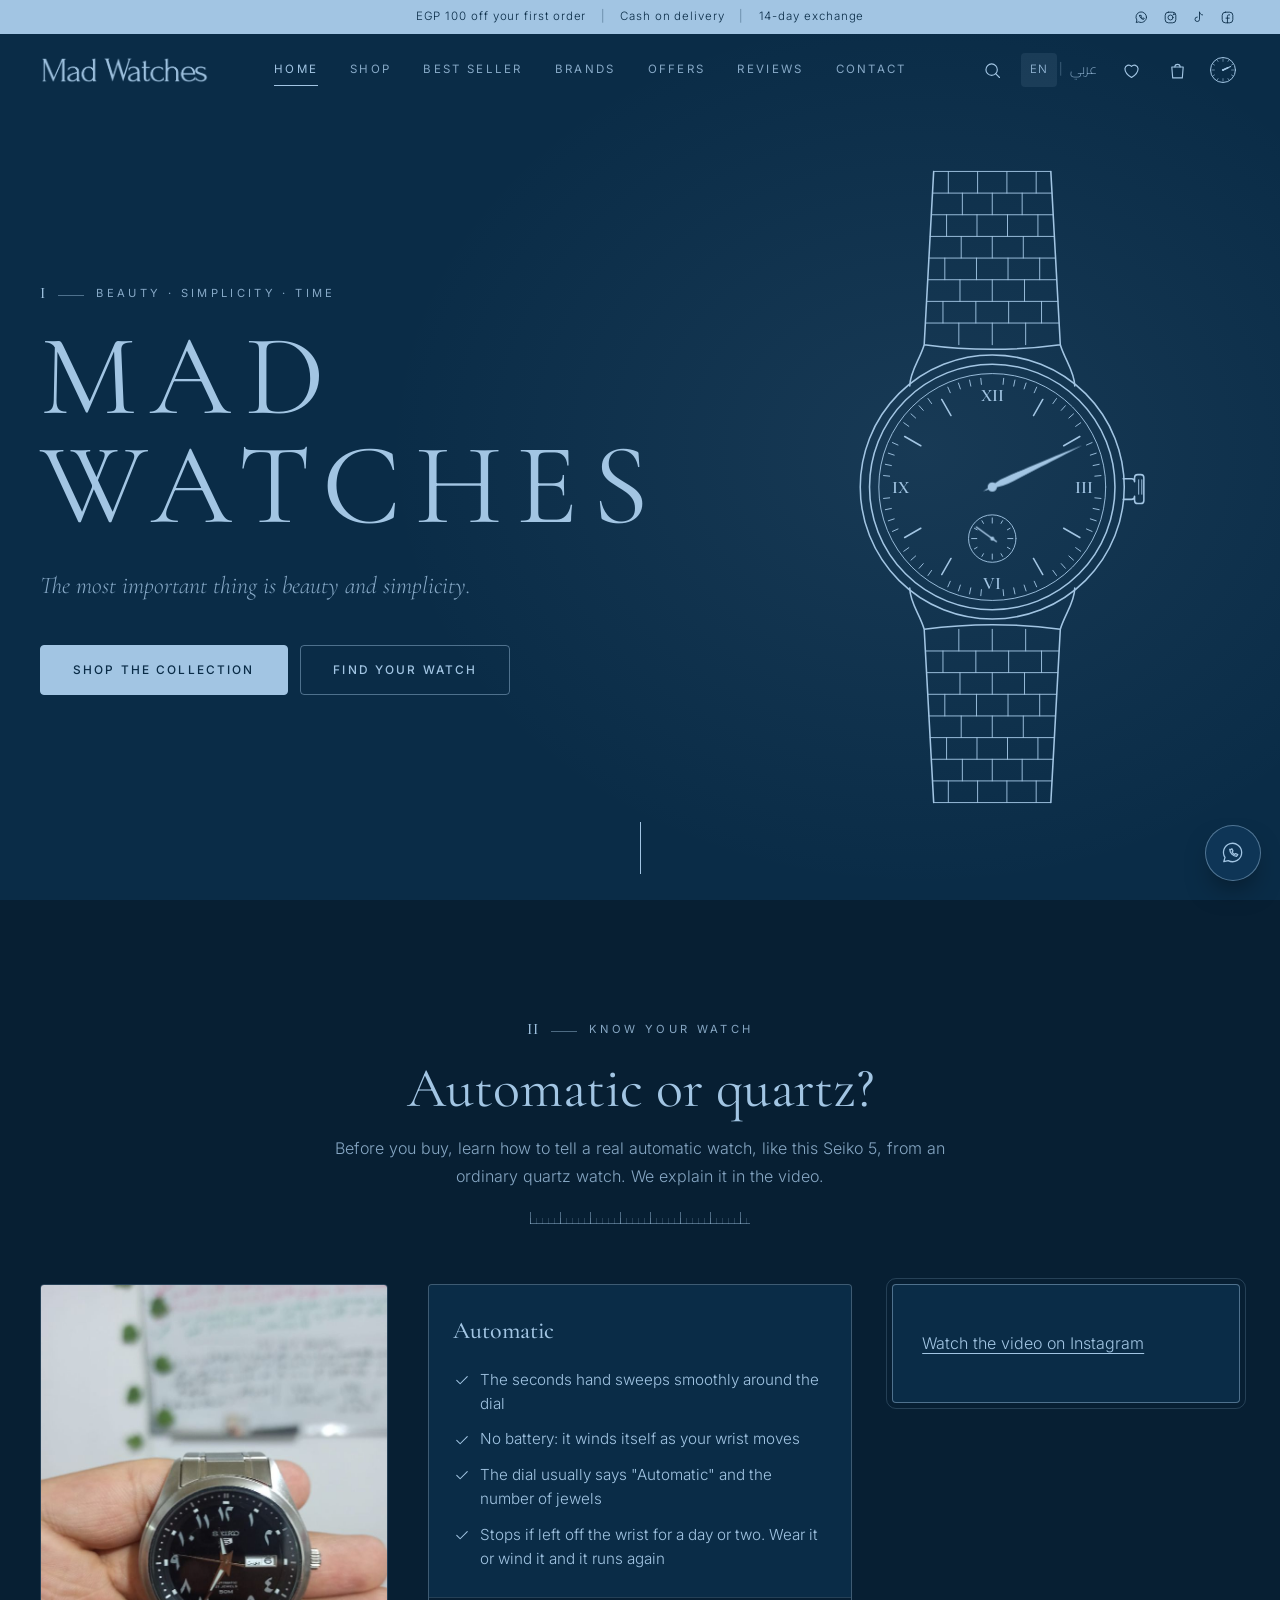
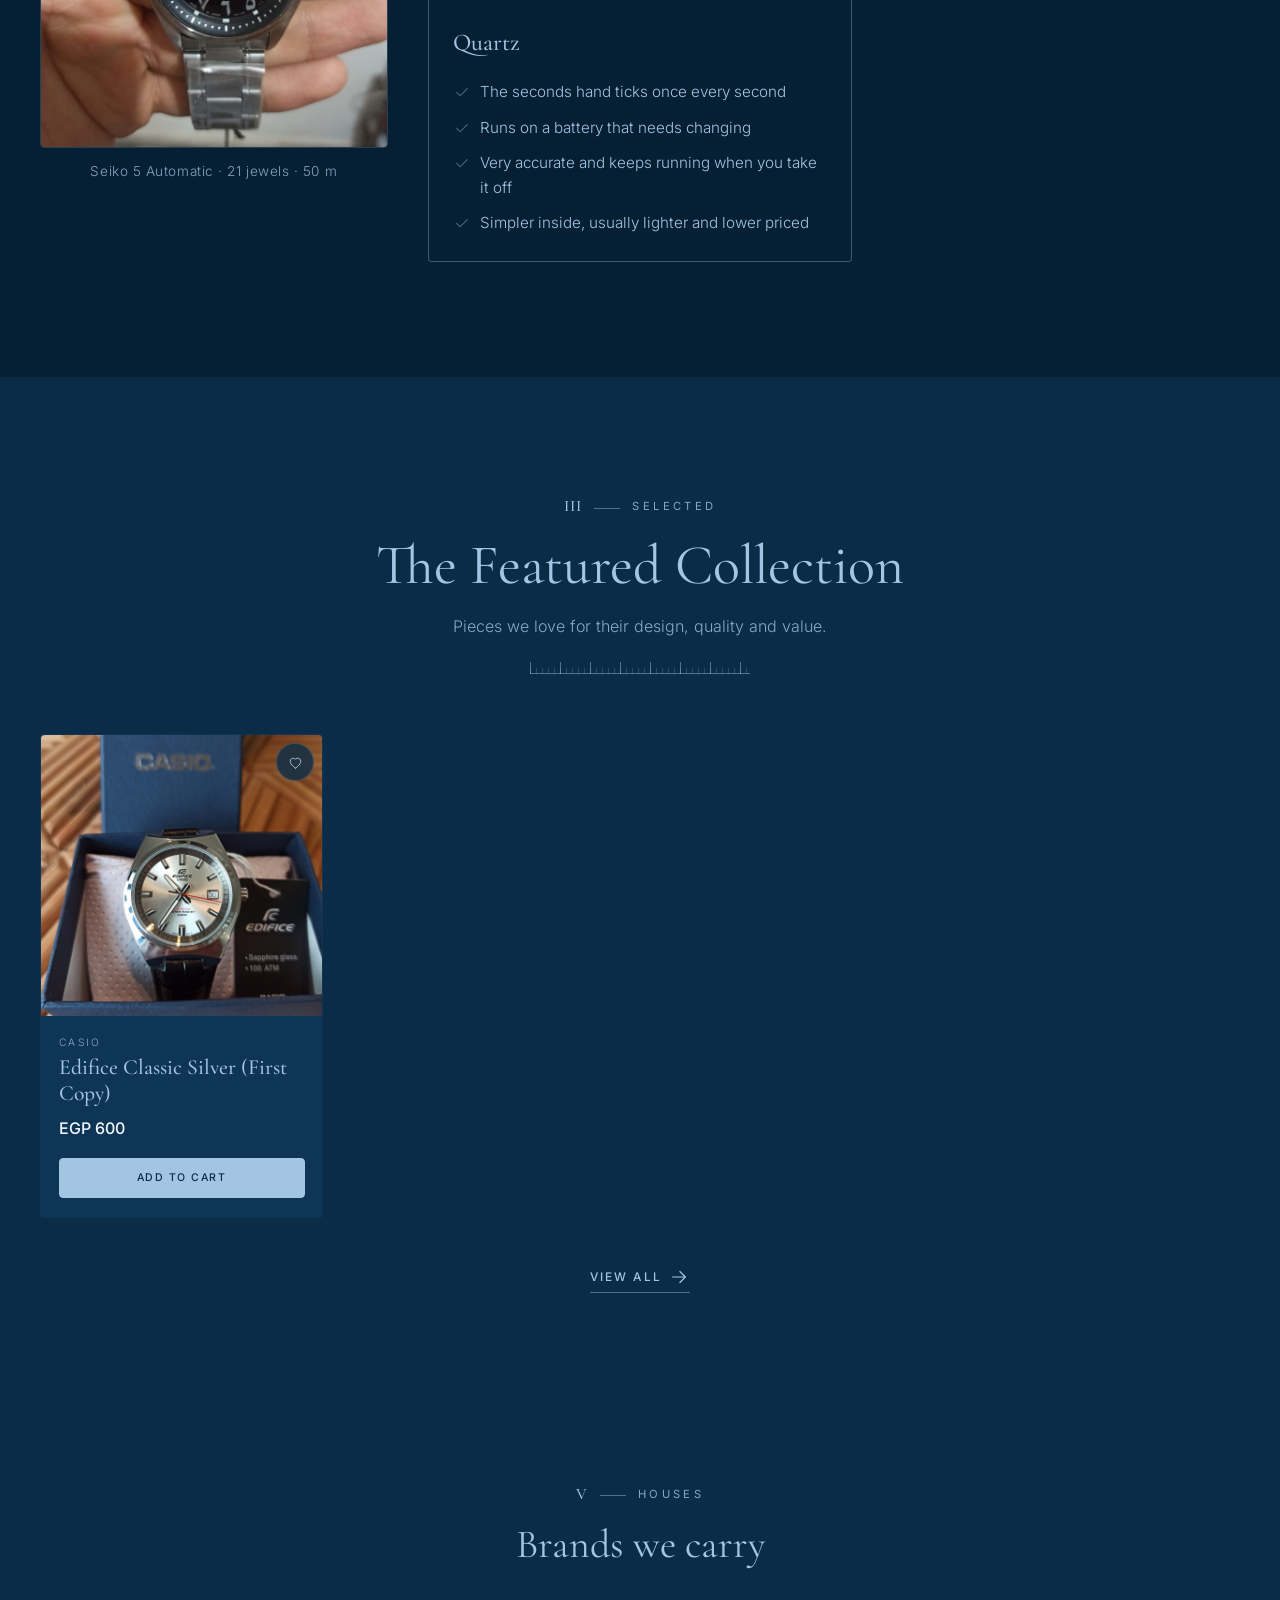
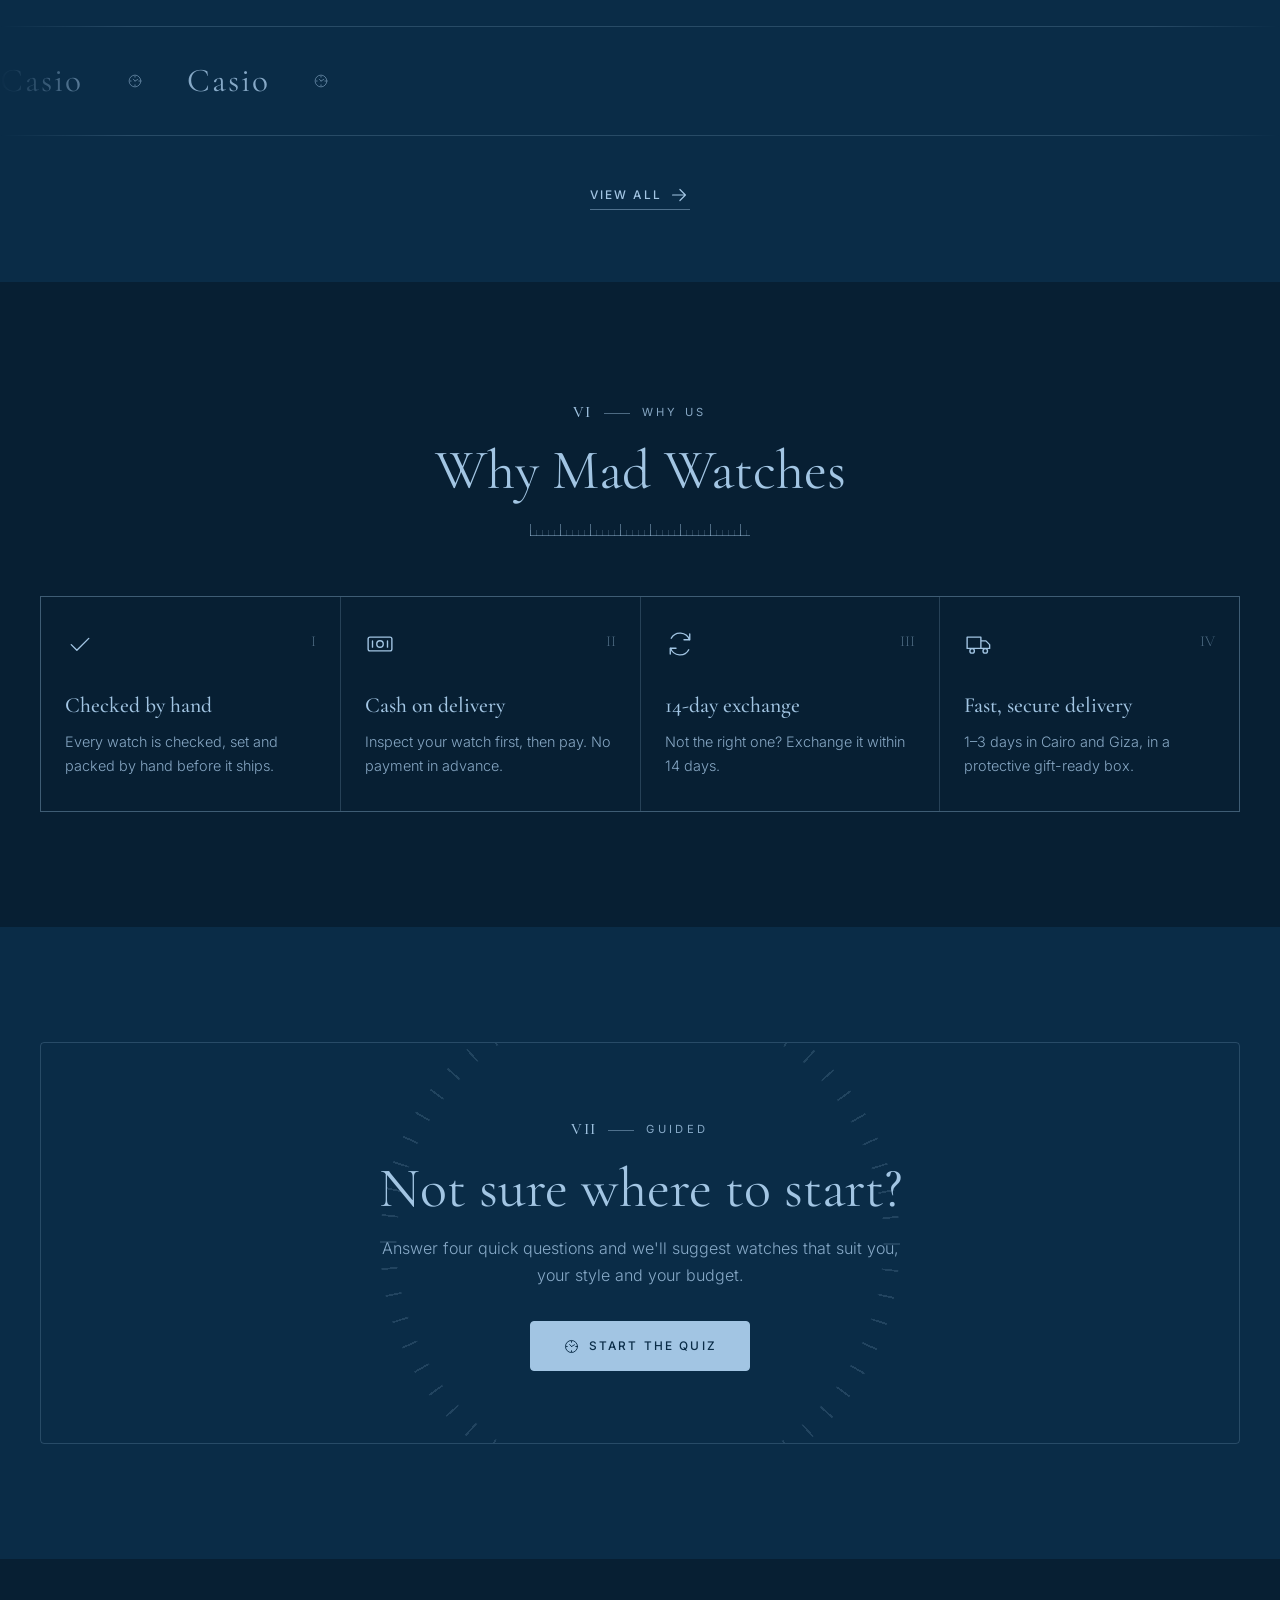
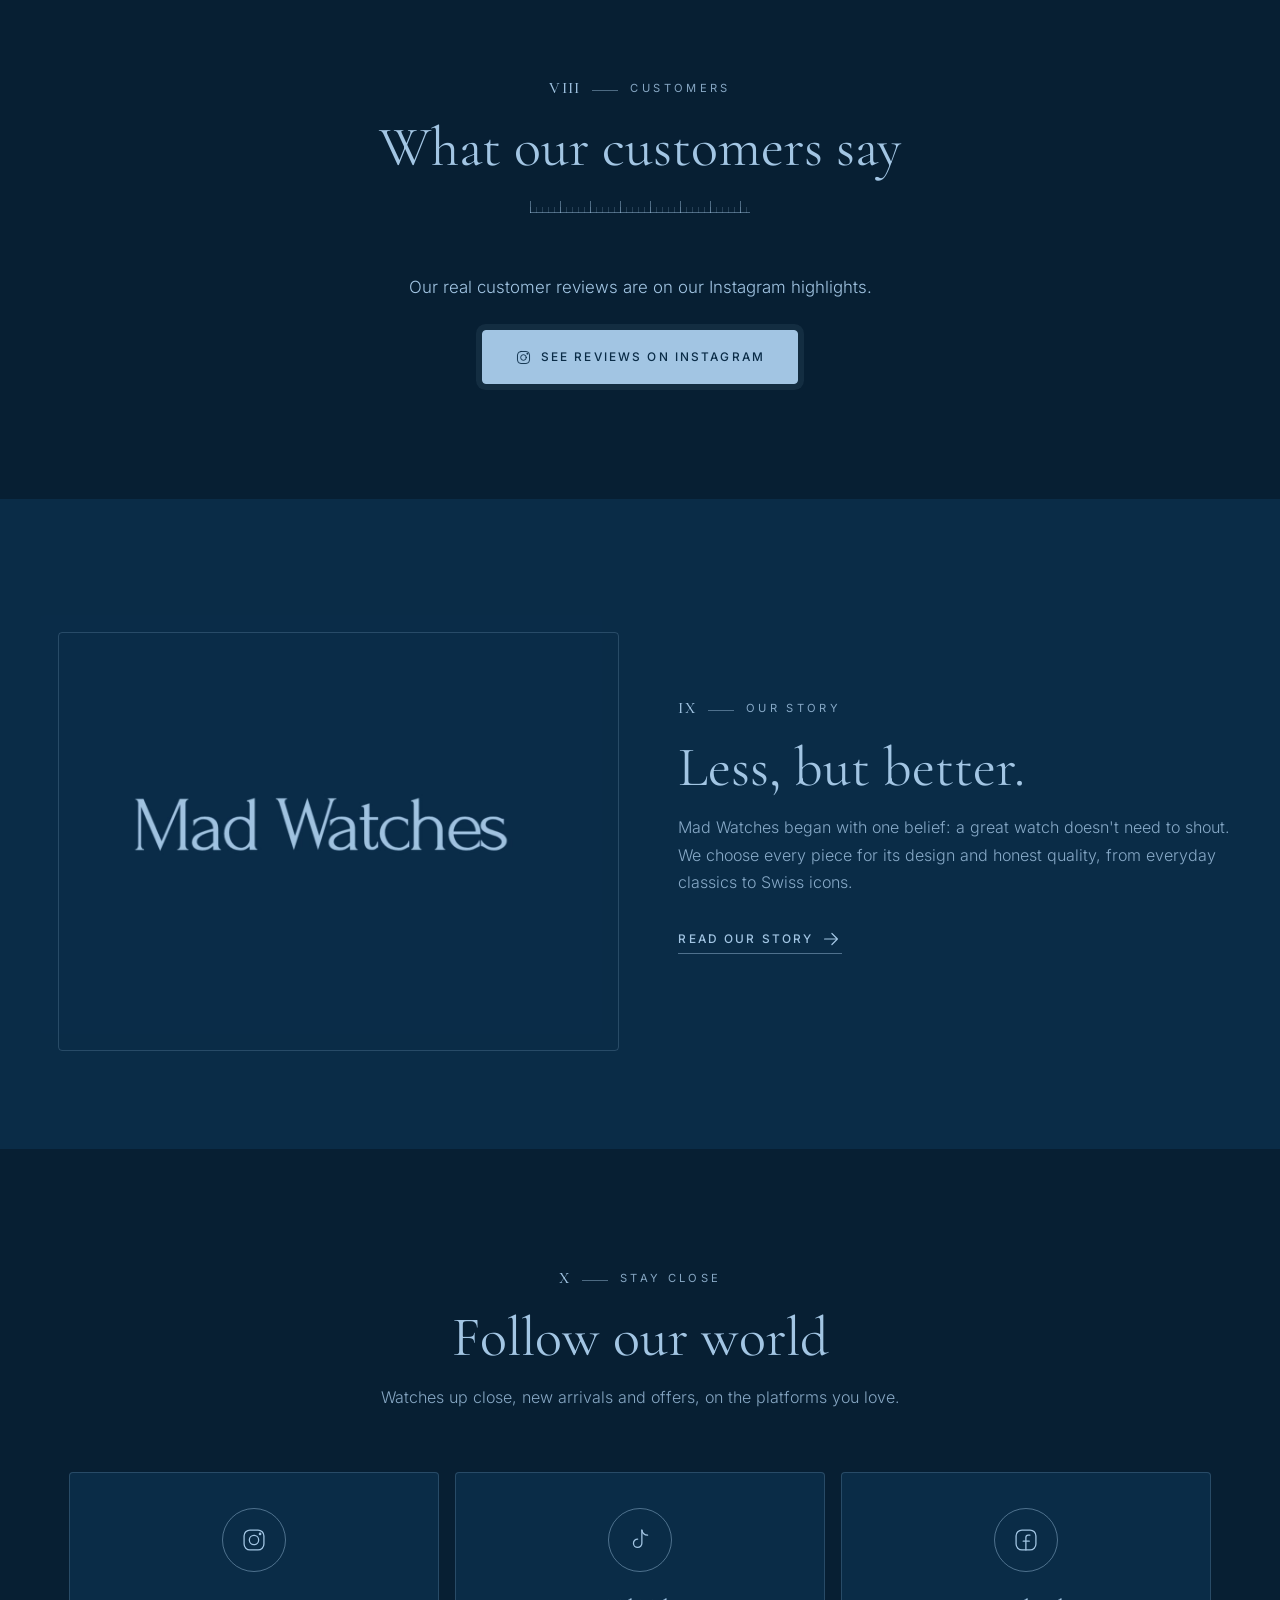
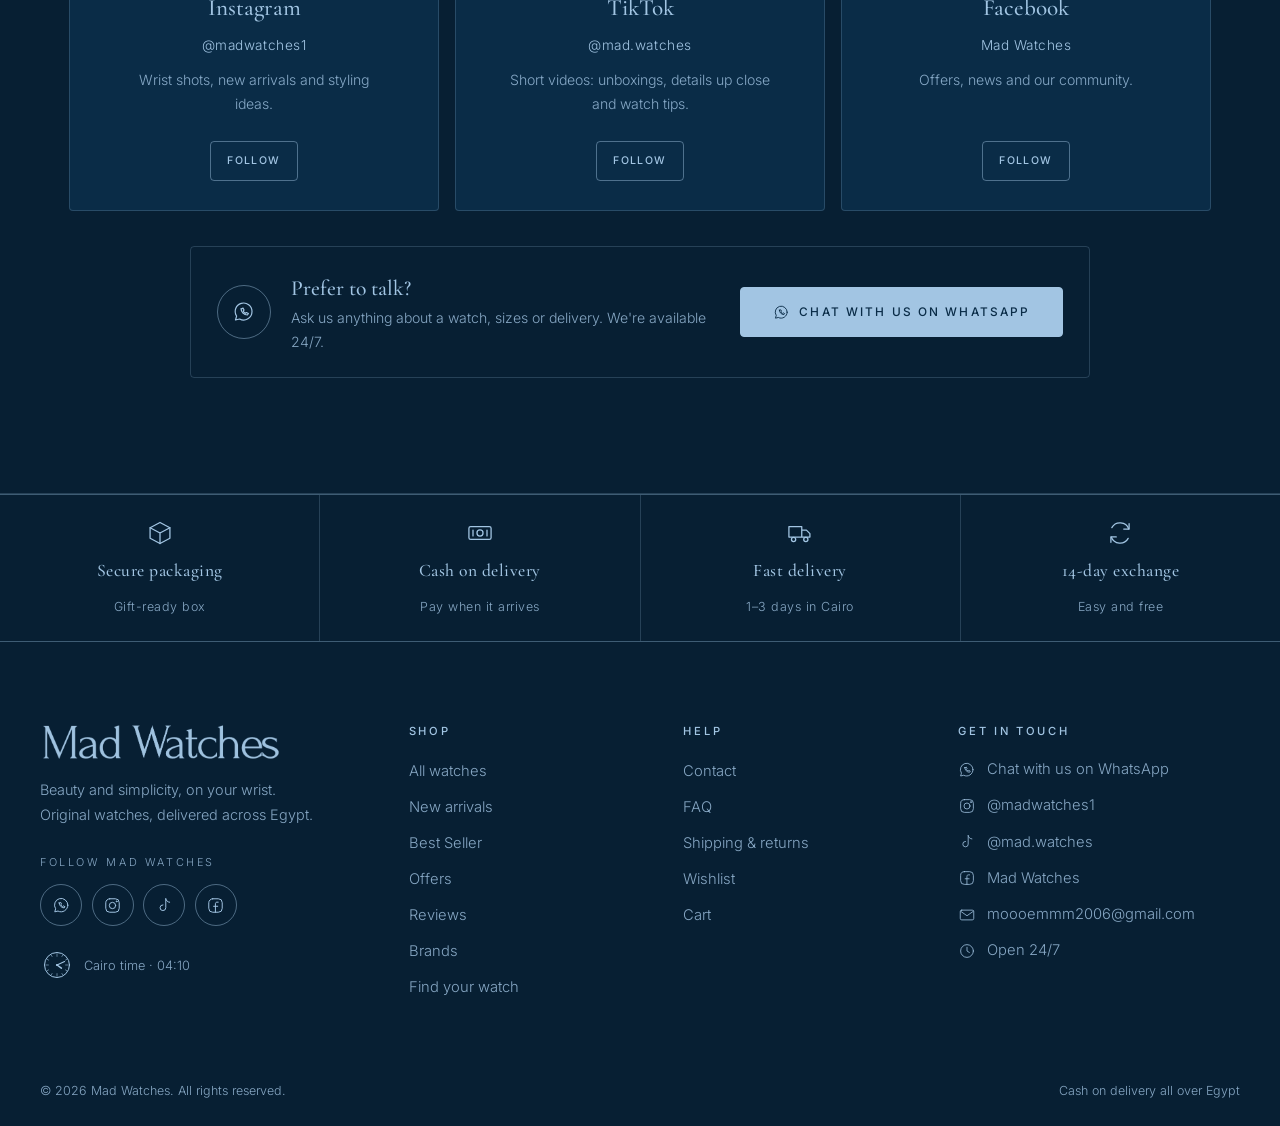
<file: index.html>
<!DOCTYPE html>
<html lang="en" dir="ltr">
<head>
  <meta charset="UTF-8" />
  <meta name="viewport" content="width=device-width, initial-scale=1.0" />
  <title>Mad Watches | Original Watches in Egypt — Beauty &amp; Simplicity</title>
  <meta name="description" content="Original watches, chosen for their beauty and simplicity. Honest prices, cash on delivery across Egypt, 14-day exchange." />
  <meta name="theme-color" content="#0A2C47" />
  <link rel="canonical" href="https://example.com/" />

  <!-- Icons (made from the logo) -->
  <link rel="icon" href="favicon.ico" sizes="48x48" />
  <link rel="icon" href="images/favicon-32.png" type="image/png" sizes="32x32" />
  <link rel="apple-touch-icon" href="images/apple-touch-icon.png" />
  <link rel="manifest" href="site.webmanifest" />

  <!-- Link previews (WhatsApp, Facebook, Instagram, X). Replace https://example.com with your domain. -->
  <meta property="og:type" content="website" />
  <meta property="og:site_name" content="Mad Watches" />
  <meta property="og:title" content="Mad Watches | Original Watches in Egypt — Beauty &amp; Simplicity" />
  <meta property="og:description" content="Original watches, chosen for their beauty and simplicity. Honest prices, cash on delivery across Egypt, 14-day exchange." />
  <meta property="og:url" content="https://example.com/" />
  <meta property="og:image" content="https://example.com/images/og-image.jpg" />
  <meta property="og:image:width" content="1200" />
  <meta property="og:image:height" content="630" />
  <meta property="og:image:alt" content="Mad Watches" />
  <meta property="og:locale" content="en_US" />
  <meta property="og:locale:alternate" content="ar_EG" />
  <meta name="twitter:card" content="summary_large_image" />
  <meta name="twitter:title" content="Mad Watches | Original Watches in Egypt — Beauty &amp; Simplicity" />
  <meta name="twitter:description" content="Original watches, chosen for their beauty and simplicity. Honest prices, cash on delivery across Egypt, 14-day exchange." />
  <meta name="twitter:image" content="https://example.com/images/og-image.jpg" />

  <!-- Language (English/Arabic) + intro, set before the page is drawn. Same logic as js/i18n.js -->
  <script>
    (function () {
      var html = document.documentElement, lang, seen = true;
      try { lang = localStorage.getItem("madwatches-lang"); } catch (e) {}
      if (lang !== "ar" && lang !== "en") lang = /^ar\b/i.test(navigator.language || "") ? "ar" : "en";
      html.lang = lang;
      html.dir = lang === "ar" ? "rtl" : "ltr";
      html.className += " js";
      try { seen = !!sessionStorage.getItem("madwatches-intro"); } catch (e) {}
      if (!seen && !window.matchMedia("(prefers-reduced-motion: reduce)").matches) html.className += " intro-pending";
      // Preload only the fonts this language uses (stored in /fonts)
      var fonts = lang === "ar" ? ["cairo-arabic", "cairo-latin"] : ["cormorant-garamond-latin", "inter-latin"];
      fonts.forEach(function (name) {
        var font = document.createElement("link");
        font.rel = "preload"; font.as = "font"; font.type = "font/woff2"; font.crossOrigin = "anonymous";
        font.href = "fonts/" + name + ".woff2";
        document.head.appendChild(font);
      });
    })();
  </script>

  <link rel="stylesheet" href="css/style.css" />
  <link rel="stylesheet" href="css/pages.css" />
  <!-- Opened by double-clicking the file (no server)? Browsers block local fonts then, so load them from Google. -->
  <script>
    if (location.protocol === "file:") {
      var gf = document.createElement("link");
      gf.rel = "stylesheet";
      gf.href = "https://fonts.googleapis.com/css2?family=Cairo:wght@300..700&family=Cormorant+Garamond:ital,wght@0,300..600;1,300..400&family=Inter:wght@300..600&display=swap";
      document.head.appendChild(gf);
    }
  </script>
  <!-- Information about the store for Google.
       "sameAs", "email" and the WhatsApp link are refreshed from STORE (js/products.js) by js/pages/home.js -->
  <script type="application/ld+json" id="ld-org">
  {
    "@context": "https://schema.org",
    "@graph": [
      {
        "@type": "Organization",
        "@id": "https://example.com/#organization",
        "name": "Mad Watches",
        "url": "https://example.com/",
        "logo": "https://example.com/images/icon-512.png",
        "image": "https://example.com/images/og-image.jpg",
        "description": "Online watch store in Egypt. Original watches, cash on delivery. Beauty and simplicity.",
        "email": "moooemmm2006@gmail.com",
        "address": { "@type": "PostalAddress", "addressLocality": "Cairo", "addressCountry": "EG" },
        "sameAs": ["https://www.instagram.com/madwatches1/", "https://www.tiktok.com/@mad.watches", "https://wa.me/201096452755"],
        "contactPoint": {
          "@type": "ContactPoint",
          "contactType": "customer service",
          "url": "https://wa.me/201096452755",
          "availableLanguage": ["English", "Arabic"],
          "hoursAvailable": {
            "@type": "OpeningHoursSpecification",
            "dayOfWeek": ["Monday", "Tuesday", "Wednesday", "Thursday", "Friday", "Saturday", "Sunday"],
            "opens": "00:00",
            "closes": "23:59"
          }
        }
      },
      {
        "@type": "WebSite",
        "@id": "https://example.com/#website",
        "url": "https://example.com/",
        "name": "Mad Watches",
        "inLanguage": ["en", "ar"],
        "publisher": { "@id": "https://example.com/#organization" },
        "potentialAction": {
          "@type": "SearchAction",
          "target": "https://example.com/products.html?q={search_term_string}",
          "query-input": "required name=search_term_string"
        }
      }
    ]
  }
  </script>
</head>
<body data-page="home" data-header="transparent">

  <!-- Navbar: filled by js/layout.js (the same on every page) -->
  <header id="siteHeader" class="site-header"></header>

  <main id="main">

    <!-- ===================================================================
         I. HERO — the name + a line-art watch (from the logo) that draws
         itself; its hands show the real time.
         =================================================================== -->
    <section class="hero" aria-labelledby="heroTitle">
      <div class="container hero__inner">
        <div class="hero__text">
          <p class="eyebrow"><span class="eyebrow__num" lang="en">I</span><span data-i18n="home.heroEyebrow">Beauty · Simplicity · Time</span></p>
          <!-- The store name stays in English in both languages -->
          <h1 class="hero__title" id="heroTitle" lang="en" dir="ltr"><span>Mad</span> <span>Watches</span></h1>
          <p class="hero__tagline" data-i18n="home.heroText">The most important thing is beauty and simplicity.</p>
          <div class="hero__actions">
            <a class="btn" href="products.html" data-i18n="home.shopNow">Shop the collection</a>
            <a class="btn btn--ghost" href="#quiz" data-open-quiz data-i18n="home.findWatch">Find your watch</a>
          </div>
        </div>
        <div class="hero__art">
        <svg class="hero-watch" viewBox="0 0 400 640" role="img" aria-labelledby="heroWatchTitle">
          <title id="heroWatchTitle">Line drawing of a watch, showing the current time</title>
          <g class="hw-bracelet">
            <path class="draw" pathLength="1" style="--d:.55s" d="M143.2 14L134 182M256.8 14L266 182M134 182C130 196 120 208.1 120 222.1M266 182C270 196 280 208.1 280 222.1M134 182Q200 191 266 182" />
            <path class="draw draw--thin" pathLength="1" style="--d:.8s" d="M135.2 161L264.8 161M167.6 161L167.6 182M200 161L200 182M232.4 161L232.4 182M136.3 140L263.7 140M152.2 140L152.2 161M184.1 140L184.1 161M215.9 140L215.9 161M247.8 140L247.8 161M137.5 119L262.5 119M168.7 119L168.7 140M200 119L200 140M231.3 119L231.3 140M138.6 98L261.4 98M154 98L154 119M184.7 98L184.7 119M215.3 98L215.3 119M246 98L246 119M139.8 77L260.2 77M169.9 77L169.9 98M200 77L200 98M230.1 77L230.1 98M140.9 56L259.1 56M155.7 56L155.7 77M185.2 56L185.2 77M214.8 56L214.8 77M244.3 56L244.3 77M142.1 35L257.9 35M171 35L171 56M200 35L200 56M229 35L229 56M143.2 14L256.8 14M157.4 14L157.4 35M185.8 14L185.8 35M214.2 14L214.2 35M242.6 14L242.6 35" />
            <path class="draw" pathLength="1" style="--d:.55s" d="M143.2 626L134 458M256.8 626L266 458M134 458C130 444 120 431.9 120 417.9M266 458C270 444 280 431.9 280 417.9M134 458Q200 449 266 458" />
            <path class="draw draw--thin" pathLength="1" style="--d:.8s" d="M135.2 479L264.8 479M167.6 479L167.6 458M200 479L200 458M232.4 479L232.4 458M136.3 500L263.7 500M152.2 500L152.2 479M184.1 500L184.1 479M215.9 500L215.9 479M247.8 500L247.8 479M137.5 521L262.5 521M168.7 521L168.7 500M200 521L200 500M231.3 521L231.3 500M138.6 542L261.4 542M154 542L154 521M184.7 542L184.7 521M215.3 542L215.3 521M246 542L246 521M139.8 563L260.2 563M169.9 563L169.9 542M200 563L200 542M230.1 563L230.1 542M140.9 584L259.1 584M155.7 584L155.7 563M185.2 584L185.2 563M214.8 584L214.8 563M244.3 584L244.3 563M142.1 605L257.9 605M171 605L171 584M200 605L200 584M229 605L229 584M143.2 626L256.8 626M157.4 626L157.4 605M185.8 626L185.8 605M214.2 626L214.2 605M242.6 626L242.6 605" />
          </g>
          <g class="hw-case">
            <circle class="draw" pathLength="1" style="--d:0s" cx="200" cy="320" r="128" />
            <circle class="draw" pathLength="1" style="--d:.15s" cx="200" cy="320" r="119" />
            <circle class="draw draw--thin" pathLength="1" style="--d:.3s" cx="200" cy="320" r="110" />
            <path class="draw" pathLength="1" style="--d:.35s" d="M327 312h8a3 3 0 0 1 3 3v-4a3 3 0 0 1 3-3h3a3 3 0 0 1 3 3v22a3 3 0 0 1-3 3h-3a3 3 0 0 1-3-3v-4a3 3 0 0 1-3 3h-8" />
            <path class="draw draw--thin" pathLength="1" style="--d:.5s" d="M342 313v14M345 313v14" />
          </g>
          <g class="hw-dial">
            <path class="draw draw--thin" pathLength="1" style="--d:1s" d="M211.1 214.6L210.5 220.5M222 216.3L220.8 222.2M232.8 219.2L230.9 224.9M243.1 223.2L240.7 228.6M262.3 234.2L258.8 239.1M270.9 241.2L266.9 245.7M278.8 249.1L274.3 253.1M285.8 257.7L280.9 261.2M296.8 276.9L291.4 279.3M300.8 287.2L295.1 289.1M303.7 298L297.8 299.2M305.4 308.9L299.5 309.5M305.4 331.1L299.5 330.5M303.7 342L297.8 340.8M300.8 352.8L295.1 350.9M296.8 363.1L291.4 360.7M285.8 382.3L280.9 378.8M278.8 390.9L274.3 386.9M270.9 398.8L266.9 394.3M262.3 405.8L258.8 400.9M243.1 416.8L240.7 411.4M232.8 420.8L230.9 415.1M222 423.7L220.8 417.8M211.1 425.4L210.5 419.5M188.9 425.4L189.5 419.5M178 423.7L179.2 417.8M167.2 420.8L169.1 415.1M156.9 416.8L159.3 411.4M137.7 405.8L141.2 400.9M129.1 398.8L133.1 394.3M121.2 390.9L125.7 386.9M114.2 382.3L119.1 378.8M103.2 363.1L108.6 360.7M99.2 352.8L104.9 350.9M96.3 342L102.2 340.8M94.6 331.1L100.5 330.5M94.6 308.9L100.5 309.5M96.3 298L102.2 299.2M99.2 287.2L104.9 289.1M103.2 276.9L108.6 279.3M114.2 257.7L119.1 261.2M121.2 249.1L125.7 253.1M129.1 241.2L133.1 245.7M137.7 234.2L141.2 239.1M156.9 223.2L159.3 228.6M167.2 219.2L169.1 224.9M178 216.3L179.2 222.2M188.9 214.6L189.5 220.5" />
            <path class="draw" pathLength="1" style="--d:1.2s" d="M249 235.1L240 250.7M284.9 271L269.3 280M284.9 369L269.3 360M249 404.9L240 389.3M151 404.9L160 389.3M115.1 369L130.7 360M115.1 271L130.7 280M151 235.1L160 250.7" />
            <g class="hw-numerals">
            <text x="200" y="231">XII</text>
            <text x="289" y="320">III</text>
            <text x="200" y="414">VI</text>
            <text x="111" y="320">IX</text>
            </g>
            <circle class="draw draw--thin" pathLength="1" style="--d:1.3s" cx="200" cy="370" r="23" />
            <path class="draw draw--thin" pathLength="1" style="--d:1.45s" d="M200 350L200 355M210 352.7L208.5 355.3M217.3 360L214.7 361.5M220 370L215 370M217.3 380L214.7 378.5M210 387.3L208.5 384.7M200 390L200 385M190 387.3L191.5 384.7M182.7 380L185.3 378.5M180 370L185 370M182.7 360L185.3 361.5M190 352.7L191.5 355.3" />
          </g>
          <g class="hw-hands">
            <path class="hw-hand" id="hwHour" d="M200 328L196.8 310C196 296 198.5 274 200 260C201.5 274 204 296 203.2 310Z" />
            <path class="hw-hand" id="hwMinute" d="M200 330L197.4 308C196.8 280 199 244 200 224C201 244 203.2 280 202.6 308Z" />
            <circle class="hw-cap" cx="200" cy="320" r="4.5" />
            <line class="hw-sub-hand" id="hwSecond" x1="200" y1="375" x2="200" y2="351" />
            <circle class="hw-cap" cx="200" cy="370" r="2" />
          </g>
        </svg>
        </div>
      </div>
      <a class="hero__scroll" href="#learn" data-i18n-attr="aria-label:home.scroll" aria-label="Scroll down"></a>
    </section>


    <!-- ===================================================================
         II. KNOW YOUR WATCH: automatic or quartz? (photo + comparison +
         the Instagram reel from STORE.learnReel, drawn by js/pages/home.js)
         =================================================================== -->
    <section class="section section--alt" id="learn" aria-labelledby="learnTitle">
      <div class="container">
        <header class="section-head reveal">
          <p class="eyebrow"><span class="eyebrow__num" lang="en">II</span><span data-i18n="learn.eyebrow">Know your watch</span></p>
          <h2 class="title" id="learnTitle" data-i18n="learn.title">Automatic or quartz?</h2>
          <p class="lead" data-i18n="learn.text"></p>
          <div class="ticks" aria-hidden="true"></div>
        </header>
        <div class="learn">
          <figure class="learn__photo reveal">
            <img src="images/seiko-5-automatic.jpg" width="750" height="999" alt="" data-i18n-attr="alt:learn.photoAlt" loading="lazy" decoding="async" />
            <figcaption data-i18n="learn.photoCaption"></figcaption>
          </figure>
          <div class="learn__compare reveal">
            <div class="learn__card learn__card--auto">
              <h3 class="learn__card-title" data-i18n="learn.autoTitle">Automatic</h3>
              <ul class="learn__list">
              <li><svg class="icon" viewBox="0 0 24 24" aria-hidden="true"><path d="m5 12.5 4.5 4.5L19 7.5"/></svg><span data-i18n="learn.auto1"></span></li>
              <li><svg class="icon" viewBox="0 0 24 24" aria-hidden="true"><path d="m5 12.5 4.5 4.5L19 7.5"/></svg><span data-i18n="learn.auto2"></span></li>
              <li><svg class="icon" viewBox="0 0 24 24" aria-hidden="true"><path d="m5 12.5 4.5 4.5L19 7.5"/></svg><span data-i18n="learn.auto3"></span></li>
              <li><svg class="icon" viewBox="0 0 24 24" aria-hidden="true"><path d="m5 12.5 4.5 4.5L19 7.5"/></svg><span data-i18n="learn.auto4"></span></li>
              </ul>
            </div>
            <div class="learn__card">
              <h3 class="learn__card-title" data-i18n="learn.quartzTitle">Quartz</h3>
              <ul class="learn__list">
              <li><svg class="icon" viewBox="0 0 24 24" aria-hidden="true"><path d="m5 12.5 4.5 4.5L19 7.5"/></svg><span data-i18n="learn.quartz1"></span></li>
              <li><svg class="icon" viewBox="0 0 24 24" aria-hidden="true"><path d="m5 12.5 4.5 4.5L19 7.5"/></svg><span data-i18n="learn.quartz2"></span></li>
              <li><svg class="icon" viewBox="0 0 24 24" aria-hidden="true"><path d="m5 12.5 4.5 4.5L19 7.5"/></svg><span data-i18n="learn.quartz3"></span></li>
              <li><svg class="icon" viewBox="0 0 24 24" aria-hidden="true"><path d="m5 12.5 4.5 4.5L19 7.5"/></svg><span data-i18n="learn.quartz4"></span></li>
              </ul>
            </div>
          </div>
          <div class="learn__reel reveal" id="learnReel"></div>
        </div>
      </div>
    </section>


    <!-- ===================================================================
         III. FEATURED COLLECTION (products with isFeatured: true)
         =================================================================== -->
    <section class="section" id="featured" aria-labelledby="featuredTitle">
      <div class="container">
        <header class="section-head reveal">
          <p class="eyebrow"><span class="eyebrow__num" lang="en">III</span><span data-i18n="home.featuredEyebrow">Selected</span></p>
          <h2 class="title" id="featuredTitle" data-i18n="home.featuredTitle">The Featured Collection</h2>
          <p class="lead" data-i18n="home.featuredText">Pieces we love for their design, quality and value.</p>
          <div class="ticks" aria-hidden="true"></div>
        </header>
        <div class="grid grid--4" id="featuredGrid"></div>
        <div class="section-foot"><a class="link" href="products.html"><span data-i18n="common.viewAll">View all</span> <svg class="icon" viewBox="0 0 24 24" aria-hidden="true"><path d="M5 12h14M13 6l6 6-6 6"/></svg></a></div>
      </div>
    </section>


    <!-- ===================================================================
         IV. CURRENT OFFERS (products with an originalPrice) + countdown
         =================================================================== -->
    <section class="section section--alt" id="offers" aria-labelledby="offersTitle">
      <div class="container">
        <div class="offers-head">
          <header class="section-head section-head--start reveal">
            <p class="eyebrow"><span class="eyebrow__num" lang="en">IV</span><span data-i18n="home.offersEyebrow">Offers</span></p>
            <h2 class="title" id="offersTitle" data-i18n="home.offersTitle">Current Offers</h2>
            <p class="lead" data-i18n="home.offersText">Original watches, honest discounts. For a limited time.</p>
            <div class="ticks" aria-hidden="true"></div>
          </header>
          <div class="countdown reveal" id="homeCountdown" role="timer"></div>
        </div>
        <div class="grid grid--4" id="offersGrid"></div>
        <div class="section-foot"><a class="link" href="offers.html"><span data-i18n="common.viewAll">View all</span> <svg class="icon" viewBox="0 0 24 24" aria-hidden="true"><path d="M5 12h14M13 6l6 6-6 6"/></svg></a></div>
      </div>
    </section>


    <!-- ===================================================================
         V. BRAND STRIP
         =================================================================== -->
    <section class="section section--tight" aria-labelledby="brandsTitle">
      <div class="container">
        <header class="section-head reveal">
          <p class="eyebrow"><span class="eyebrow__num" lang="en">V</span><span data-i18n="home.brandsEyebrow">Houses</span></p>
          <h2 class="title title--sm" id="brandsTitle" data-i18n="home.brandsTitle">Brands we carry</h2>
        </header>
      </div>
      <div class="brand-strip"><div class="brand-strip__track" id="brandStrip"></div></div>
      <div class="section-foot"><a class="link" href="brands.html"><span data-i18n="common.viewAll">View all</span> <svg class="icon" viewBox="0 0 24 24" aria-hidden="true"><path d="M5 12h14M13 6l6 6-6 6"/></svg></a></div>
    </section>


    <!-- ===================================================================
         VI. WHY MAD WATCHES
         =================================================================== -->
    <section class="section section--alt" id="why" aria-labelledby="whyTitle">
      <div class="container">
        <header class="section-head reveal">
          <p class="eyebrow"><span class="eyebrow__num" lang="en">VI</span><span data-i18n="home.whyEyebrow">Why us</span></p>
          <h2 class="title" id="whyTitle" data-i18n="home.whyTitle">Why Mad Watches</h2>
          <div class="ticks" aria-hidden="true"></div>
        </header>
        <div class="why reveal">
          <div class="why__item"><svg class="icon" viewBox="0 0 24 24" aria-hidden="true"><path d="m5 12.5 4.5 4.5L19 7.5"/></svg><span class="why__num" lang="en">I</span><h3 class="why__title" data-i18n="about.g2">Checked by hand</h3><p class="why__text" data-i18n="about.g2Text"></p></div>
          <div class="why__item"><svg class="icon" viewBox="0 0 24 24" aria-hidden="true"><rect x="2.5" y="6.5" width="19" height="11" rx="1.5"/><circle cx="12" cy="12" r="2.6"/><path d="M6 9.5v5M18 9.5v5"/></svg><span class="why__num" lang="en">II</span><h3 class="why__title" data-i18n="about.g3">Cash on delivery</h3><p class="why__text" data-i18n="about.g3Text"></p></div>
          <div class="why__item"><svg class="icon" viewBox="0 0 24 24" aria-hidden="true"><path d="M19.5 8.5A8 8 0 0 0 5 7.4M4.5 15.5A8 8 0 0 0 19 16.6"/><path d="M19.8 4v4.6h-4.6M4.2 20v-4.6h4.6"/></svg><span class="why__num" lang="en">III</span><h3 class="why__title" data-i18n="about.g4">14-day exchange</h3><p class="why__text" data-i18n="about.g4Text"></p></div>
          <div class="why__item"><svg class="icon" viewBox="0 0 24 24" aria-hidden="true"><path d="M2.5 6.5h11v9h-11zM13.5 9.5h4l3 3v3h-7"/><circle cx="6.5" cy="17.5" r="1.8"/><circle cx="17" cy="17.5" r="1.8"/></svg><span class="why__num" lang="en">IV</span><h3 class="why__title" data-i18n="about.g5">Fast, secure delivery</h3><p class="why__text" data-i18n="about.g5Text"></p></div>
        </div>
      </div>
    </section>


    <!-- ===================================================================
         VII. FIND YOUR WATCH (quiz)
         =================================================================== -->
    <section class="section" id="quiz" aria-labelledby="quizTitle">
      <div class="container">
        <div class="quiz-invite reveal">
          <p class="eyebrow"><span class="eyebrow__num" lang="en">VII</span><span data-i18n="home.quizEyebrow">Guided</span></p>
          <h2 class="title" id="quizTitle" data-i18n="home.quizTitle">Not sure where to start?</h2>
          <p class="lead" data-i18n="home.quizText">Answer four quick questions and we'll suggest watches that suit you.</p>
          <button class="btn" type="button" data-open-quiz><svg class="icon" viewBox="0 0 24 24" aria-hidden="true"><circle cx="12" cy="12" r="8.5"/><path d="M12 4.5v1.5M12 18v1.5M4.5 12H6M18 12h1.5M12 12l-2.6-2.8M12 12l4.2-2.4"/></svg><span data-i18n="home.quizButton">Start the quiz</span></button>
        </div>
      </div>
    </section>


    <!-- ===================================================================
         VIII. REAL CUSTOMER REVIEWS
         A line of text + a button to the Instagram highlights. If
         STORE.reviewVideo (js/products.js) has a link, that one video is
         shown too. Built by renderRealReviews() in js/main.js.
         =================================================================== -->
    <section class="section section--alt" id="reviews" aria-labelledby="reviewsTitle">
      <div class="container">
        <header class="section-head reveal">
          <p class="eyebrow"><span class="eyebrow__num" lang="en">VIII</span><span data-i18n="home.reviewsEyebrow">Customers</span></p>
          <h2 class="title" id="reviewsTitle" data-i18n="reviews.title">What our customers say</h2>
          <div class="ticks" aria-hidden="true"></div>
        </header>
        <div class="real-reviews reveal" data-real-reviews></div>
      </div>
    </section>


    <!-- ===================================================================
         IX. ABOUT TEASER
         =================================================================== -->
    <section class="section" aria-labelledby="aboutTitle">
      <div class="container split">
        <div class="split__media reveal">
          <img src="images/logo-plain.jpg" width="1200" height="896" alt="Mad Watches" loading="lazy" decoding="async" />
        </div>
        <div class="split__text reveal">
          <p class="eyebrow"><span class="eyebrow__num" lang="en">IX</span><span data-i18n="home.aboutEyebrow">Our story</span></p>
          <h2 class="title" id="aboutTitle" data-i18n="home.aboutTitle">Less, but better.</h2>
          <p class="lead" data-i18n="home.aboutText"></p>
          <a class="link" href="about.html"><span data-i18n="home.aboutLink">Read our story</span> <svg class="icon" viewBox="0 0 24 24" aria-hidden="true"><path d="M5 12h14M13 6l6 6-6 6"/></svg></a>
        </div>
      </div>
    </section>


    <!-- ===================================================================
         X. FOLLOW OUR WORLD (social cards + WhatsApp chat)
         The cards are built by js/pages/home.js from the links in STORE
         (js/products.js). An empty link ("") hides its card automatically.
         =================================================================== -->
    <section class="section section--alt follow" aria-labelledby="followTitle">
      <div class="container">
        <header class="section-head reveal">
          <p class="eyebrow"><span class="eyebrow__num" lang="en">X</span><span data-i18n="home.followEyebrow">Stay close</span></p>
          <h2 class="title" id="followTitle" data-i18n="home.followTitle">Follow our world</h2>
          <p class="lead" data-i18n="home.followText"></p>
        </header>

        <div class="follow__grid" id="followGrid"></div>

        <!-- WhatsApp chat strip (the number itself is never shown) -->
        <div class="follow-chat reveal">
          <span class="follow-chat__icon" aria-hidden="true"><svg class="icon" viewBox="0 0 24 24" aria-hidden="true"><path d="M20 11.6a8.4 8.4 0 0 1-12.4 7.4L3.5 20l1.1-3.9A8.4 8.4 0 1 1 20 11.6Z"/><path d="M9 8.6c0 3.4 3 6.4 6.4 6.4l1-1.5-2-1-1 .8a4.4 4.4 0 0 1-2.2-2.2l.8-1-1-2-1.5 1Z"/></svg></span>
          <div class="follow-chat__text">
            <h3 data-i18n="home.chatTitle">Prefer to talk?</h3>
            <p data-i18n="home.chatText"></p>
          </div>
          <a class="btn" id="followChat" href="#" target="_blank" rel="noopener noreferrer"><svg class="icon" viewBox="0 0 24 24" aria-hidden="true"><path d="M20 11.6a8.4 8.4 0 0 1-12.4 7.4L3.5 20l1.1-3.9A8.4 8.4 0 1 1 20 11.6Z"/><path d="M9 8.6c0 3.4 3 6.4 6.4 6.4l1-1.5-2-1-1 .8a4.4 4.4 0 0 1-2.2-2.2l.8-1-1-2-1.5 1Z"/></svg><span data-i18n="social.chat">Chat with us on WhatsApp</span></a>
        </div>
      </div>
    </section>

  </main>

  <!-- Footer: filled by js/layout.js -->
  <footer id="siteFooter" class="site-footer"></footer>

  <!-- Scripts: data → text → shared → this page (defer = run in this order once the page is read) -->
  <script src="js/products.js" defer></script>
  <script src="js/i18n.js" defer></script>
  <script src="js/main.js" defer></script>
  <script src="js/cart.js" defer></script>
  <script src="js/wishlist.js" defer></script>
  <script src="js/layout.js" defer></script>
  <script src="js/quiz.js" defer></script>
  <script src="js/pages/home.js" defer></script>
</body>
</html>
</file>
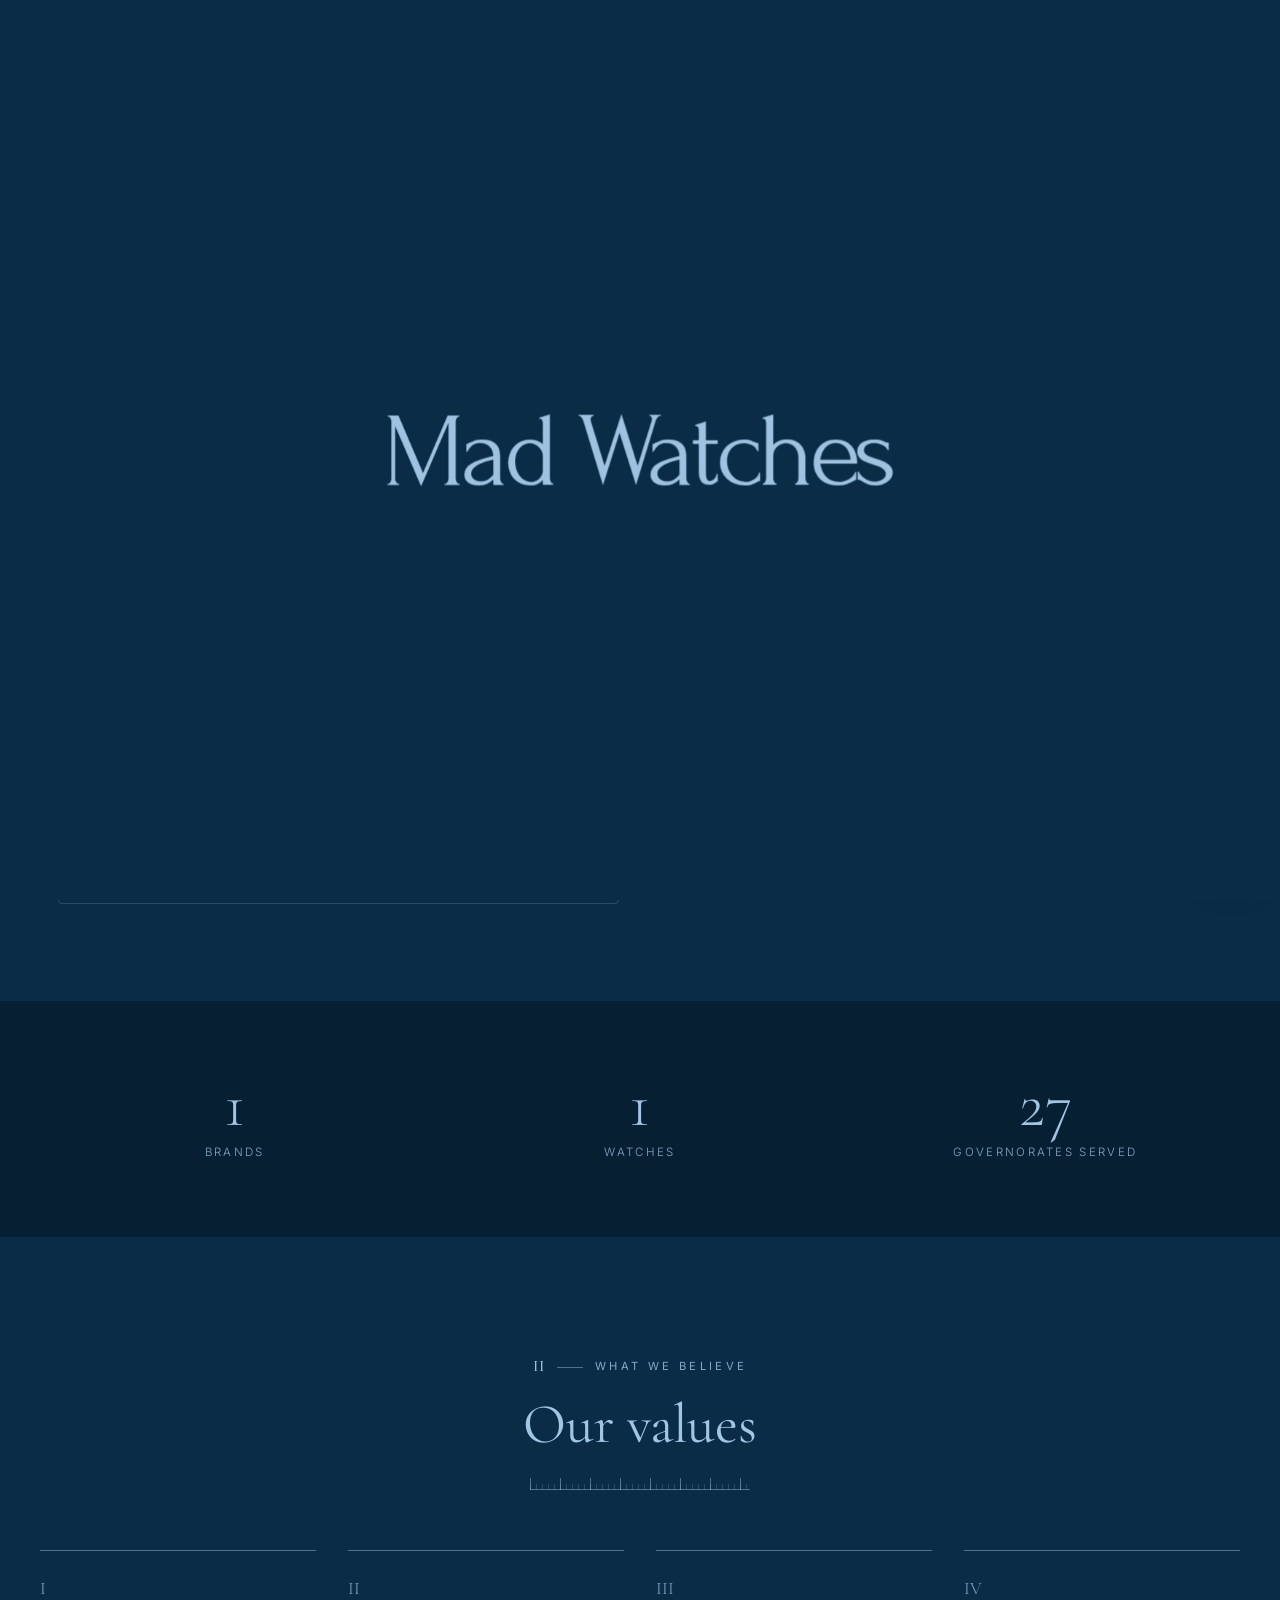
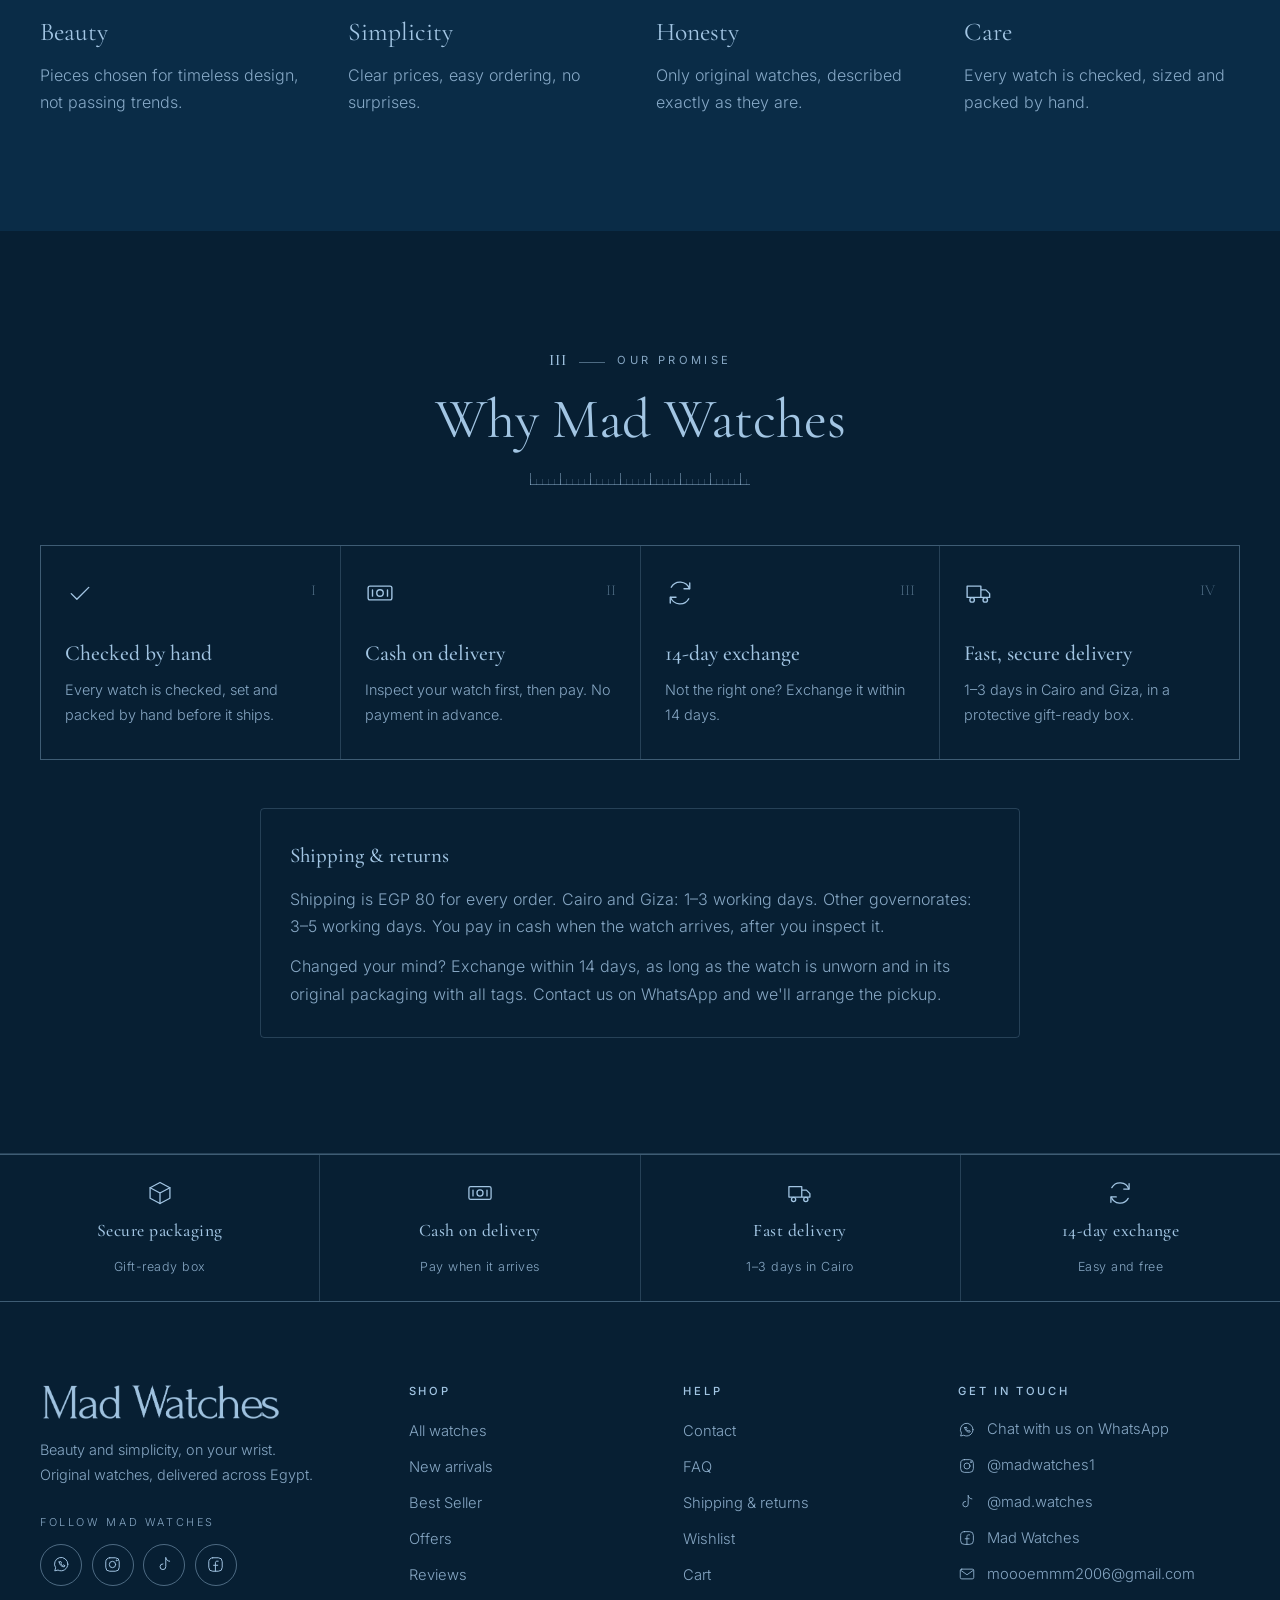
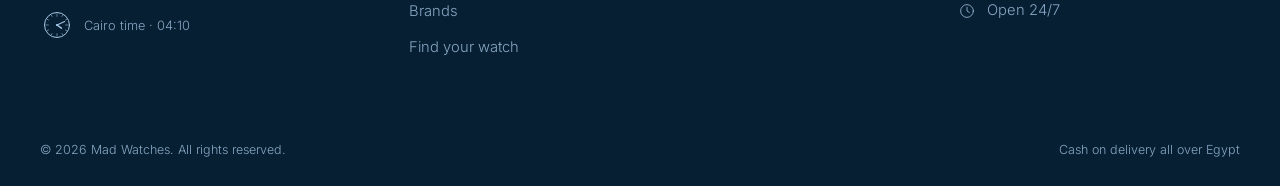
<file: about.html>
<!DOCTYPE html>
<html lang="en" dir="ltr">
<head>
  <meta charset="UTF-8" />
  <meta name="viewport" content="width=device-width, initial-scale=1.0" />
  <title>About Us | Mad Watches</title>
  <meta name="description" content="The story of Mad Watches: beauty, simplicity and only original watches, checked by hand and delivered across Egypt." />
  <meta name="theme-color" content="#0A2C47" />
  <link rel="canonical" href="https://example.com/about.html" />

  <!-- Icons (made from the logo) -->
  <link rel="icon" href="favicon.ico" sizes="48x48" />
  <link rel="icon" href="images/favicon-32.png" type="image/png" sizes="32x32" />
  <link rel="apple-touch-icon" href="images/apple-touch-icon.png" />
  <link rel="manifest" href="site.webmanifest" />

  <!-- Link previews (WhatsApp, Facebook, Instagram, X). Replace https://example.com with your domain. -->
  <meta property="og:type" content="website" />
  <meta property="og:site_name" content="Mad Watches" />
  <meta property="og:title" content="About Us | Mad Watches" />
  <meta property="og:description" content="The story of Mad Watches: beauty, simplicity and only original watches, checked by hand and delivered across Egypt." />
  <meta property="og:url" content="https://example.com/about.html" />
  <meta property="og:image" content="https://example.com/images/og-image.jpg" />
  <meta property="og:image:width" content="1200" />
  <meta property="og:image:height" content="630" />
  <meta property="og:image:alt" content="Mad Watches" />
  <meta property="og:locale" content="en_US" />
  <meta property="og:locale:alternate" content="ar_EG" />
  <meta name="twitter:card" content="summary_large_image" />
  <meta name="twitter:title" content="About Us | Mad Watches" />
  <meta name="twitter:description" content="The story of Mad Watches: beauty, simplicity and only original watches, checked by hand and delivered across Egypt." />
  <meta name="twitter:image" content="https://example.com/images/og-image.jpg" />

  <!-- Language (English/Arabic) + intro, set before the page is drawn. Same logic as js/i18n.js -->
  <script>
    (function () {
      var html = document.documentElement, lang, seen = true;
      try { lang = localStorage.getItem("madwatches-lang"); } catch (e) {}
      if (lang !== "ar" && lang !== "en") lang = /^ar\b/i.test(navigator.language || "") ? "ar" : "en";
      html.lang = lang;
      html.dir = lang === "ar" ? "rtl" : "ltr";
      html.className += " js";
      try { seen = !!sessionStorage.getItem("madwatches-intro"); } catch (e) {}
      if (!seen && !window.matchMedia("(prefers-reduced-motion: reduce)").matches) html.className += " intro-pending";
      // Preload only the fonts this language uses (stored in /fonts)
      var fonts = lang === "ar" ? ["cairo-arabic", "cairo-latin"] : ["cormorant-garamond-latin", "inter-latin"];
      fonts.forEach(function (name) {
        var font = document.createElement("link");
        font.rel = "preload"; font.as = "font"; font.type = "font/woff2"; font.crossOrigin = "anonymous";
        font.href = "fonts/" + name + ".woff2";
        document.head.appendChild(font);
      });
    })();
  </script>

  <link rel="stylesheet" href="css/style.css" />
  <link rel="stylesheet" href="css/pages.css" />
  <!-- Opened by double-clicking the file (no server)? Browsers block local fonts then, so load them from Google. -->
  <script>
    if (location.protocol === "file:") {
      var gf = document.createElement("link");
      gf.rel = "stylesheet";
      gf.href = "https://fonts.googleapis.com/css2?family=Cairo:wght@300..700&family=Cormorant+Garamond:ital,wght@0,300..600;1,300..400&family=Inter:wght@300..600&display=swap";
      document.head.appendChild(gf);
    }
  </script>
</head>
<body data-page="about">

  <!-- Navbar: filled by js/layout.js (the same on every page) -->
  <header id="siteHeader" class="site-header"></header>

  <main id="main" class="page">

    <section class="page-head">
      <div class="container">
        <nav class="breadcrumbs" data-i18n-attr="aria-label:crumb.label" aria-label="Breadcrumb">
          <ol><li><a href="index.html" data-i18n="nav.home">Home</a></li><li aria-current="page" data-i18n="nav.about">About</li></ol>
        </nav>
        <p class="eyebrow"><span class="eyebrow__num" lang="en">I</span><span data-i18n="about.eyebrow">Our story</span></p>
        <h1 class="title" data-i18n="about.title">Less, but better.</h1>
        <div class="ticks" aria-hidden="true"></div>
      </div>
    </section>

    <!-- I. Story -->
    <section class="section" aria-label="Story">
      <div class="container split">
        <div class="split__media reveal">
          <img src="images/logo-plain.jpg" width="1200" height="896" alt="Mad Watches" loading="lazy" decoding="async" />
        </div>
        <div class="split__text reveal">
          <p class="lead" data-i18n="about.p1"></p>
          <p class="lead" data-i18n="about.p2"></p>
          <p class="lead" data-i18n="about.p3"></p>
          <a class="btn" href="products.html" data-i18n="home.shopNow">Shop the collection</a>
        </div>
      </div>
    </section>

    <!-- Numbers (filled by js/pages/about.js) -->
    <section class="section--tight section--alt" aria-label="Mad Watches in numbers">
      <div class="container numbers" id="numbers"></div>
    </section>

    <!-- II. Values -->
    <section class="section" aria-labelledby="valuesTitle">
      <div class="container">
        <header class="section-head reveal">
          <p class="eyebrow"><span class="eyebrow__num" lang="en">II</span><span data-i18n="about.valuesEyebrow">What we believe</span></p>
          <h2 class="title" id="valuesTitle" data-i18n="about.valuesTitle">Our values</h2>
          <div class="ticks" aria-hidden="true"></div>
        </header>
        <div class="values reveal">
          <div class="value"><span class="value__num" lang="en">I</span><h3 class="value__title" data-i18n="about.v1">Beauty</h3><p data-i18n="about.v1Text"></p></div>
          <div class="value"><span class="value__num" lang="en">II</span><h3 class="value__title" data-i18n="about.v2">Simplicity</h3><p data-i18n="about.v2Text"></p></div>
          <div class="value"><span class="value__num" lang="en">III</span><h3 class="value__title" data-i18n="about.v3">Honesty</h3><p data-i18n="about.v3Text"></p></div>
          <div class="value"><span class="value__num" lang="en">IV</span><h3 class="value__title" data-i18n="about.v4">Care</h3><p data-i18n="about.v4Text"></p></div>
        </div>
      </div>
    </section>

    <!-- III. Our promise -->
    <section class="section section--alt" id="promise" aria-labelledby="promiseTitle">
      <div class="container">
        <header class="section-head reveal">
          <p class="eyebrow"><span class="eyebrow__num" lang="en">III</span><span data-i18n="about.promiseEyebrow">Our promise</span></p>
          <h2 class="title" id="promiseTitle" data-i18n="about.promiseTitle">Why Mad Watches</h2>
          <div class="ticks" aria-hidden="true"></div>
        </header>
        <div class="why reveal">
          <div class="why__item"><svg class="icon" viewBox="0 0 24 24" aria-hidden="true"><path d="m5 12.5 4.5 4.5L19 7.5"/></svg><span class="why__num" lang="en">I</span><h3 class="why__title" data-i18n="about.g2"></h3><p class="why__text" data-i18n="about.g2Text"></p></div>
          <div class="why__item"><svg class="icon" viewBox="0 0 24 24" aria-hidden="true"><rect x="2.5" y="6.5" width="19" height="11" rx="1.5"/><circle cx="12" cy="12" r="2.6"/><path d="M6 9.5v5M18 9.5v5"/></svg><span class="why__num" lang="en">II</span><h3 class="why__title" data-i18n="about.g3"></h3><p class="why__text" data-i18n="about.g3Text"></p></div>
          <div class="why__item"><svg class="icon" viewBox="0 0 24 24" aria-hidden="true"><path d="M19.5 8.5A8 8 0 0 0 5 7.4M4.5 15.5A8 8 0 0 0 19 16.6"/><path d="M19.8 4v4.6h-4.6M4.2 20v-4.6h4.6"/></svg><span class="why__num" lang="en">III</span><h3 class="why__title" data-i18n="about.g4"></h3><p class="why__text" data-i18n="about.g4Text"></p></div>
          <div class="why__item"><svg class="icon" viewBox="0 0 24 24" aria-hidden="true"><path d="M2.5 6.5h11v9h-11zM13.5 9.5h4l3 3v3h-7"/><circle cx="6.5" cy="17.5" r="1.8"/><circle cx="17" cy="17.5" r="1.8"/></svg><span class="why__num" lang="en">IV</span><h3 class="why__title" data-i18n="about.g5"></h3><p class="why__text" data-i18n="about.g5Text"></p></div>
        </div>
        <div class="policy reveal">
          <p><strong data-i18n="product.tabShipping">Shipping &amp; returns</strong></p>
          <p id="aboutShipping"></p>
          <p data-i18n="product.returnsText"></p>
        </div>
      </div>
    </section>

  </main>

  <!-- Footer: filled by js/layout.js -->
  <footer id="siteFooter" class="site-footer"></footer>

  <!-- Scripts: data → text → shared → this page (defer = run in this order once the page is read) -->
  <script src="js/products.js" defer></script>
  <script src="js/i18n.js" defer></script>
  <script src="js/main.js" defer></script>
  <script src="js/cart.js" defer></script>
  <script src="js/wishlist.js" defer></script>
  <script src="js/layout.js" defer></script>
  <script src="js/pages/about.js" defer></script>
</body>
</html>
</file>
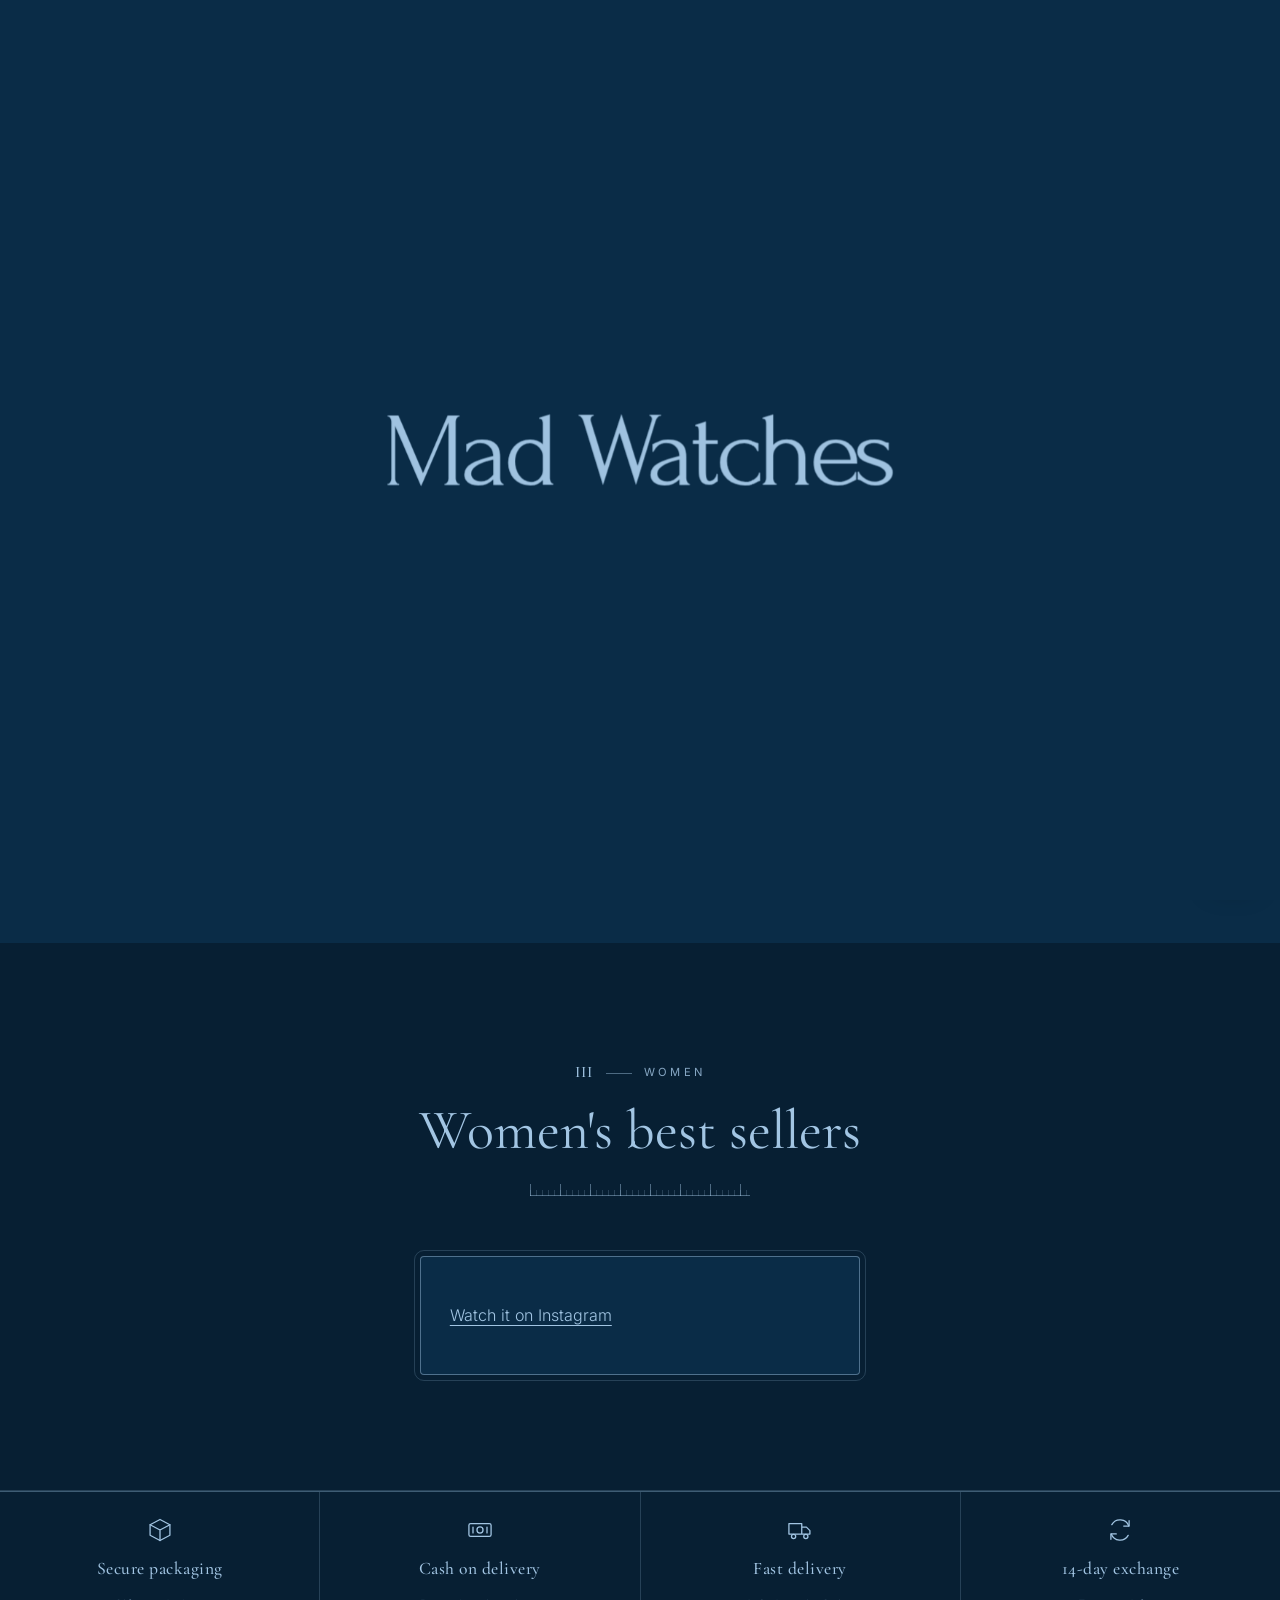
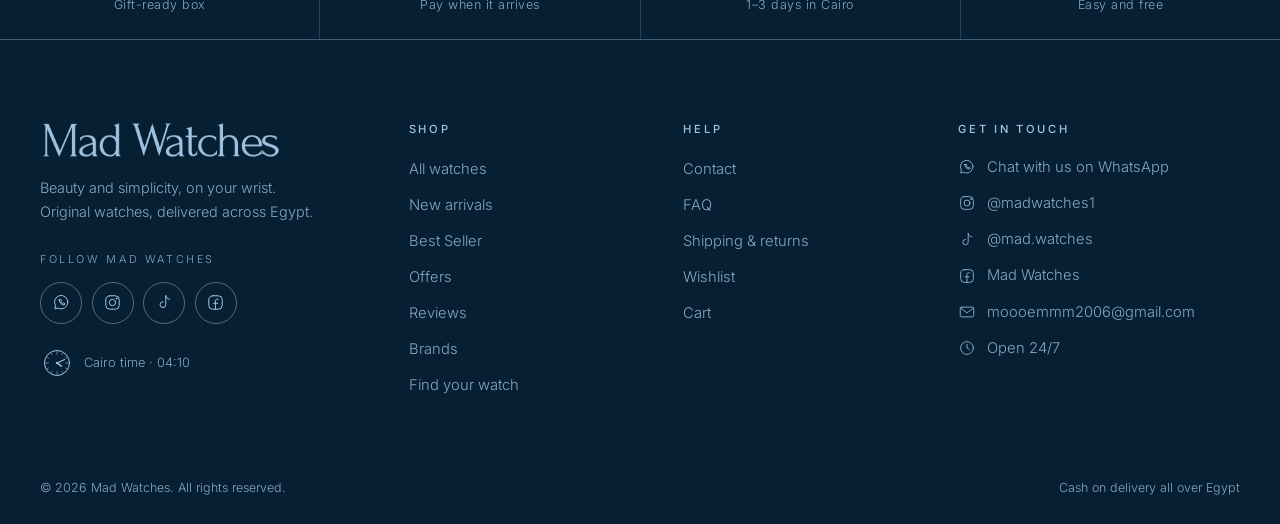
<file: bestsellers.html>
<!DOCTYPE html>
<html lang="en" dir="ltr">
<head>
  <meta charset="UTF-8" />
  <meta name="viewport" content="width=device-width, initial-scale=1.0" />
  <title>Best Seller | Mad Watches</title>
  <meta name="description" content="The most-ordered men's and women's watches at Mad Watches." />
  <meta name="theme-color" content="#0A2C47" />
  <link rel="canonical" href="https://example.com/bestsellers.html" />

  <!-- Icons (made from the logo) -->
  <link rel="icon" href="favicon.ico" sizes="48x48" />
  <link rel="icon" href="images/favicon-32.png" type="image/png" sizes="32x32" />
  <link rel="apple-touch-icon" href="images/apple-touch-icon.png" />
  <link rel="manifest" href="site.webmanifest" />

  <!-- Link previews (WhatsApp, Facebook, Instagram, X). Replace https://example.com with your domain. -->
  <meta property="og:type" content="website" />
  <meta property="og:site_name" content="Mad Watches" />
  <meta property="og:title" content="Best Seller | Mad Watches" />
  <meta property="og:description" content="The most-ordered men's and women's watches at Mad Watches." />
  <meta property="og:url" content="https://example.com/bestsellers.html" />
  <meta property="og:image" content="https://example.com/images/og-image.jpg" />
  <meta property="og:image:width" content="1200" />
  <meta property="og:image:height" content="630" />
  <meta property="og:image:alt" content="Mad Watches" />
  <meta property="og:locale" content="en_US" />
  <meta property="og:locale:alternate" content="ar_EG" />
  <meta name="twitter:card" content="summary_large_image" />
  <meta name="twitter:title" content="Best Seller | Mad Watches" />
  <meta name="twitter:description" content="The most-ordered men's and women's watches at Mad Watches." />
  <meta name="twitter:image" content="https://example.com/images/og-image.jpg" />

  <!-- Language (English/Arabic) + intro, set before the page is drawn. Same logic as js/i18n.js -->
  <script>
    (function () {
      var html = document.documentElement, lang, seen = true;
      try { lang = localStorage.getItem("madwatches-lang"); } catch (e) {}
      if (lang !== "ar" && lang !== "en") lang = /^ar\b/i.test(navigator.language || "") ? "ar" : "en";
      html.lang = lang;
      html.dir = lang === "ar" ? "rtl" : "ltr";
      html.className += " js";
      try { seen = !!sessionStorage.getItem("madwatches-intro"); } catch (e) {}
      if (!seen && !window.matchMedia("(prefers-reduced-motion: reduce)").matches) html.className += " intro-pending";
      // Preload only the fonts this language uses (stored in /fonts)
      var fonts = lang === "ar" ? ["cairo-arabic", "cairo-latin"] : ["cormorant-garamond-latin", "inter-latin"];
      fonts.forEach(function (name) {
        var font = document.createElement("link");
        font.rel = "preload"; font.as = "font"; font.type = "font/woff2"; font.crossOrigin = "anonymous";
        font.href = "fonts/" + name + ".woff2";
        document.head.appendChild(font);
      });
    })();
  </script>

  <link rel="stylesheet" href="css/style.css" />
  <link rel="stylesheet" href="css/pages.css" />
  <!-- Opened by double-clicking the file (no server)? Browsers block local fonts then, so load them from Google. -->
  <script>
    if (location.protocol === "file:") {
      var gf = document.createElement("link");
      gf.rel = "stylesheet";
      gf.href = "https://fonts.googleapis.com/css2?family=Cairo:wght@300..700&family=Cormorant+Garamond:ital,wght@0,300..600;1,300..400&family=Inter:wght@300..600&display=swap";
      document.head.appendChild(gf);
    }
  </script>
</head>
<body data-page="bestsellers">

  <!-- Navbar: filled by js/layout.js (the same on every page) -->
  <header id="siteHeader" class="site-header"></header>

  <main id="main" class="page">

    <section class="page-head">
      <div class="container">
        <nav class="breadcrumbs" data-i18n-attr="aria-label:crumb.label" aria-label="Breadcrumb">
          <ol><li><a href="index.html" data-i18n="nav.home">Home</a></li><li aria-current="page" data-i18n="nav.bestSellers">Best Seller</li></ol>
        </nav>
        <p class="eyebrow"><span class="eyebrow__num" lang="en">I</span><span data-i18n="best.eyebrow">Most loved</span></p>
        <h1 class="title" data-i18n="best.title">Best Seller</h1>
        <p class="lead" data-i18n="best.text">The watches our customers order the most.</p>
        <div class="ticks" aria-hidden="true"></div>
      </div>
    </section>

    <!-- Men's best sellers: the reel (STORE.bestSellers.men) + watches with bestSeller: true -->
    <section class="section best" id="best-men" aria-labelledby="bestMenTitle">
      <div class="container">
        <header class="section-head reveal">
          <p class="eyebrow"><span class="eyebrow__num" lang="en">II</span><span data-i18n="gender.men">Men</span></p>
          <h2 class="title" id="bestMenTitle" data-i18n="best.men">Men's best sellers</h2>
          <div class="ticks" aria-hidden="true"></div>
        </header>
        <div class="best__reel" data-best-reel="men"></div>
        <div class="grid grid--4 best__grid" data-best-grid="men"></div>
      </div>
    </section>

    <!-- Women's best sellers: the reel (STORE.bestSellers.women) + watches with bestSeller: true -->
    <section class="section section--alt best" id="best-women" aria-labelledby="bestWomenTitle">
      <div class="container">
        <header class="section-head reveal">
          <p class="eyebrow"><span class="eyebrow__num" lang="en">III</span><span data-i18n="gender.women">Women</span></p>
          <h2 class="title" id="bestWomenTitle" data-i18n="best.women">Women's best sellers</h2>
          <div class="ticks" aria-hidden="true"></div>
        </header>
        <div class="best__reel" data-best-reel="women"></div>
        <div class="grid grid--4 best__grid" data-best-grid="women"></div>
      </div>
    </section>

  </main>

  <!-- Footer: filled by js/layout.js -->
  <footer id="siteFooter" class="site-footer"></footer>

  <!-- Scripts: data → text → shared → this page (defer = run in this order once the page is read) -->
  <script src="js/products.js" defer></script>
  <script src="js/i18n.js" defer></script>
  <script src="js/main.js" defer></script>
  <script src="js/cart.js" defer></script>
  <script src="js/wishlist.js" defer></script>
  <script src="js/layout.js" defer></script>
  <script src="js/pages/bestsellers.js" defer></script>
</body>
</html>
</file>
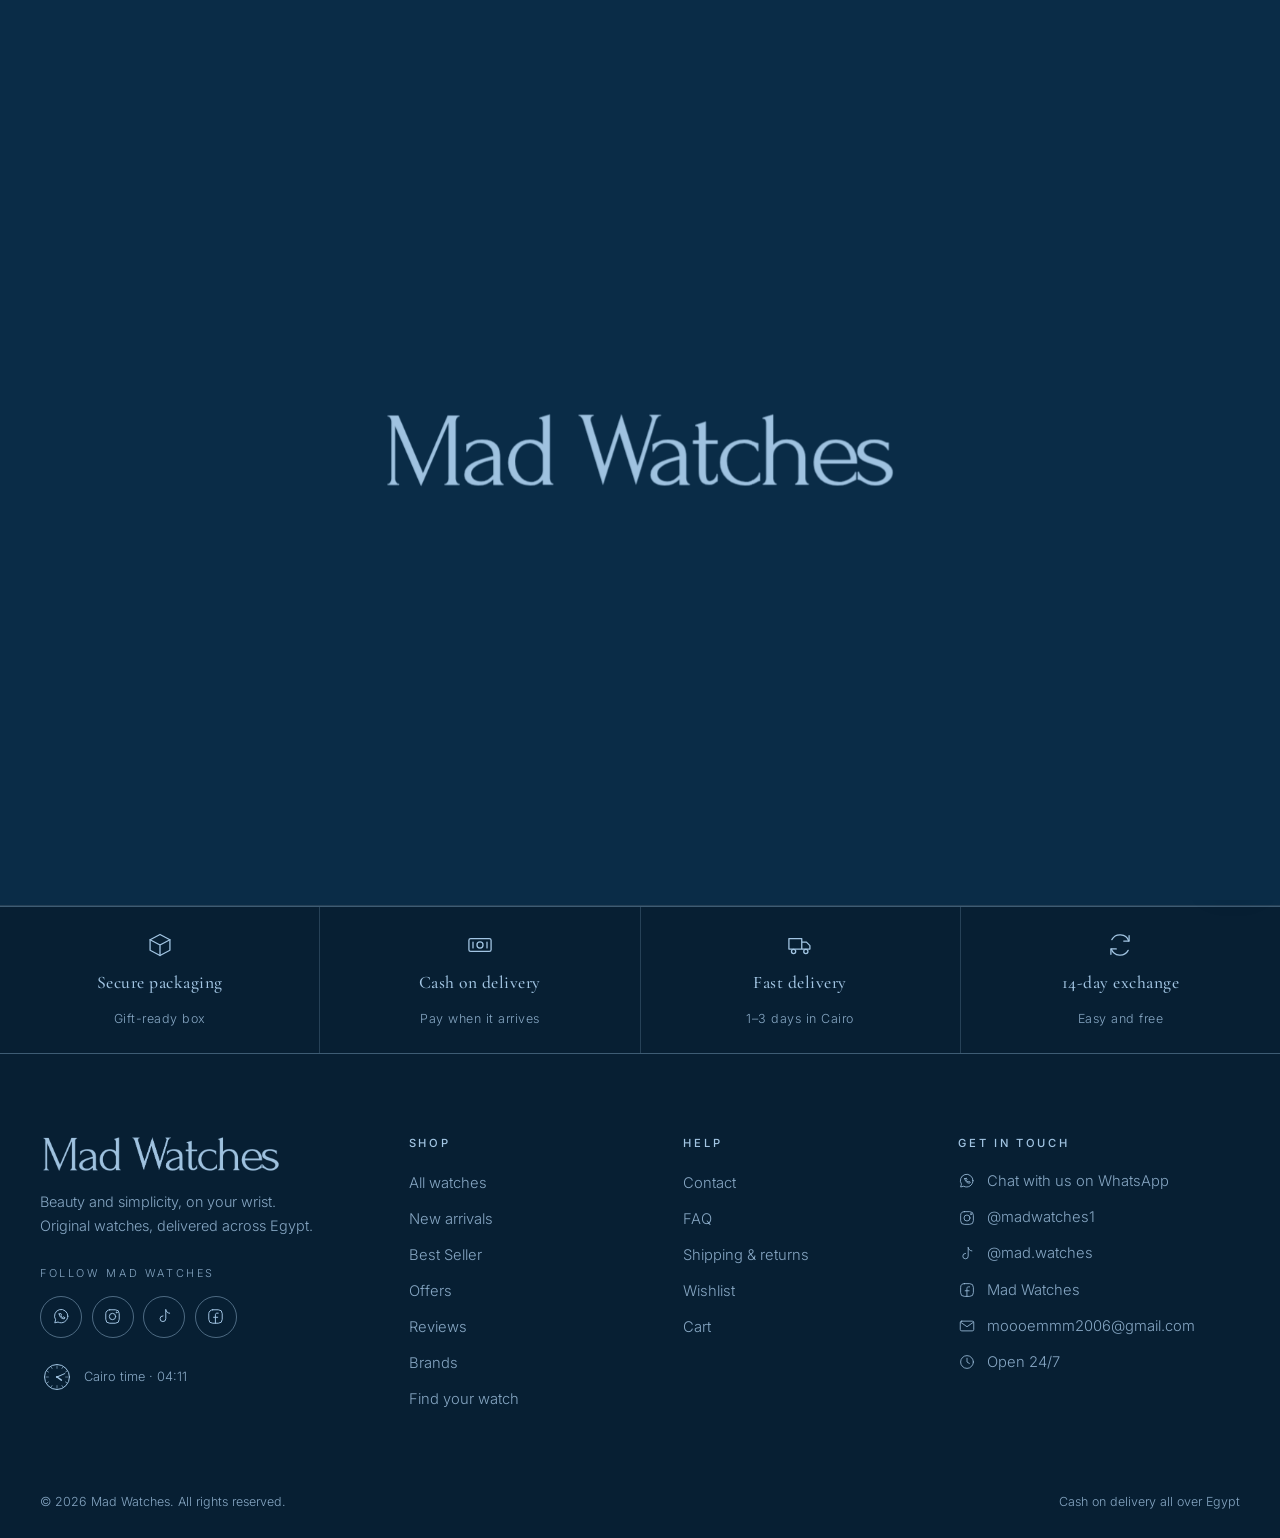
<file: brands.html>
<!DOCTYPE html>
<html lang="en" dir="ltr">
<head>
  <meta charset="UTF-8" />
  <meta name="viewport" content="width=device-width, initial-scale=1.0" />
  <title>All Brands | Mad Watches</title>
  <meta name="description" content="Every watch brand we carry at Mad Watches." />
  <meta name="theme-color" content="#0A2C47" />
  <link rel="canonical" href="https://example.com/brands.html" />

  <!-- Icons (made from the logo) -->
  <link rel="icon" href="favicon.ico" sizes="48x48" />
  <link rel="icon" href="images/favicon-32.png" type="image/png" sizes="32x32" />
  <link rel="apple-touch-icon" href="images/apple-touch-icon.png" />
  <link rel="manifest" href="site.webmanifest" />

  <!-- Link previews (WhatsApp, Facebook, Instagram, X). Replace https://example.com with your domain. -->
  <meta property="og:type" content="website" />
  <meta property="og:site_name" content="Mad Watches" />
  <meta property="og:title" content="All Brands | Mad Watches" />
  <meta property="og:description" content="Every watch brand we carry at Mad Watches." />
  <meta property="og:url" content="https://example.com/brands.html" />
  <meta property="og:image" content="https://example.com/images/og-image.jpg" />
  <meta property="og:image:width" content="1200" />
  <meta property="og:image:height" content="630" />
  <meta property="og:image:alt" content="Mad Watches" />
  <meta property="og:locale" content="en_US" />
  <meta property="og:locale:alternate" content="ar_EG" />
  <meta name="twitter:card" content="summary_large_image" />
  <meta name="twitter:title" content="All Brands | Mad Watches" />
  <meta name="twitter:description" content="Every watch brand we carry at Mad Watches." />
  <meta name="twitter:image" content="https://example.com/images/og-image.jpg" />

  <!-- Language (English/Arabic) + intro, set before the page is drawn. Same logic as js/i18n.js -->
  <script>
    (function () {
      var html = document.documentElement, lang, seen = true;
      try { lang = localStorage.getItem("madwatches-lang"); } catch (e) {}
      if (lang !== "ar" && lang !== "en") lang = /^ar\b/i.test(navigator.language || "") ? "ar" : "en";
      html.lang = lang;
      html.dir = lang === "ar" ? "rtl" : "ltr";
      html.className += " js";
      try { seen = !!sessionStorage.getItem("madwatches-intro"); } catch (e) {}
      if (!seen && !window.matchMedia("(prefers-reduced-motion: reduce)").matches) html.className += " intro-pending";
      // Preload only the fonts this language uses (stored in /fonts)
      var fonts = lang === "ar" ? ["cairo-arabic", "cairo-latin"] : ["cormorant-garamond-latin", "inter-latin"];
      fonts.forEach(function (name) {
        var font = document.createElement("link");
        font.rel = "preload"; font.as = "font"; font.type = "font/woff2"; font.crossOrigin = "anonymous";
        font.href = "fonts/" + name + ".woff2";
        document.head.appendChild(font);
      });
    })();
  </script>

  <link rel="stylesheet" href="css/style.css" />
  <link rel="stylesheet" href="css/pages.css" />
  <!-- Opened by double-clicking the file (no server)? Browsers block local fonts then, so load them from Google. -->
  <script>
    if (location.protocol === "file:") {
      var gf = document.createElement("link");
      gf.rel = "stylesheet";
      gf.href = "https://fonts.googleapis.com/css2?family=Cairo:wght@300..700&family=Cormorant+Garamond:ital,wght@0,300..600;1,300..400&family=Inter:wght@300..600&display=swap";
      document.head.appendChild(gf);
    }
  </script>
</head>
<body data-page="brands">

  <!-- Navbar: filled by js/layout.js (the same on every page) -->
  <header id="siteHeader" class="site-header"></header>

  <main id="main" class="page">

    <!-- Page title -->
    <section class="page-head">
      <div class="container">
        <nav class="breadcrumbs" data-i18n-attr="aria-label:crumb.label" aria-label="Breadcrumb">
          <ol><li><a href="index.html" data-i18n="nav.home">Home</a></li><li aria-current="page" data-i18n="nav.brands">Brands</li></ol>
        </nav>
        <p class="eyebrow"><span class="eyebrow__num" lang="en">I</span><span data-i18n="brands.eyebrow">Houses</span></p>
        <h1 class="title" data-i18n="brands.title">All brands</h1>
        <p class="lead" data-i18n="brands.text">From everyday essentials to Swiss icons.</p>
        <div class="ticks" aria-hidden="true"></div>
      </div>
    </section>

    <!-- Brand cards: created by js/pages/brands.js from BRANDS in js/products.js.
         Each card opens the shop filtered by that brand (products.html?brand=…) -->
    <section class="section" aria-labelledby="brandsGridTitle">
      <div class="container">
        <h2 class="visually-hidden" id="brandsGridTitle" data-i18n="brands.title">All brands</h2>
        <div class="brand-grid" id="brandGrid"></div>
      </div>
    </section>

  </main>

  <!-- Footer: filled by js/layout.js -->
  <footer id="siteFooter" class="site-footer"></footer>

  <!-- Scripts: data → text → shared → this page (defer = run in this order once the page is read) -->
  <script src="js/products.js" defer></script>
  <script src="js/i18n.js" defer></script>
  <script src="js/main.js" defer></script>
  <script src="js/cart.js" defer></script>
  <script src="js/wishlist.js" defer></script>
  <script src="js/layout.js" defer></script>
  <script src="js/pages/brands.js" defer></script>
</body>
</html>
</file>
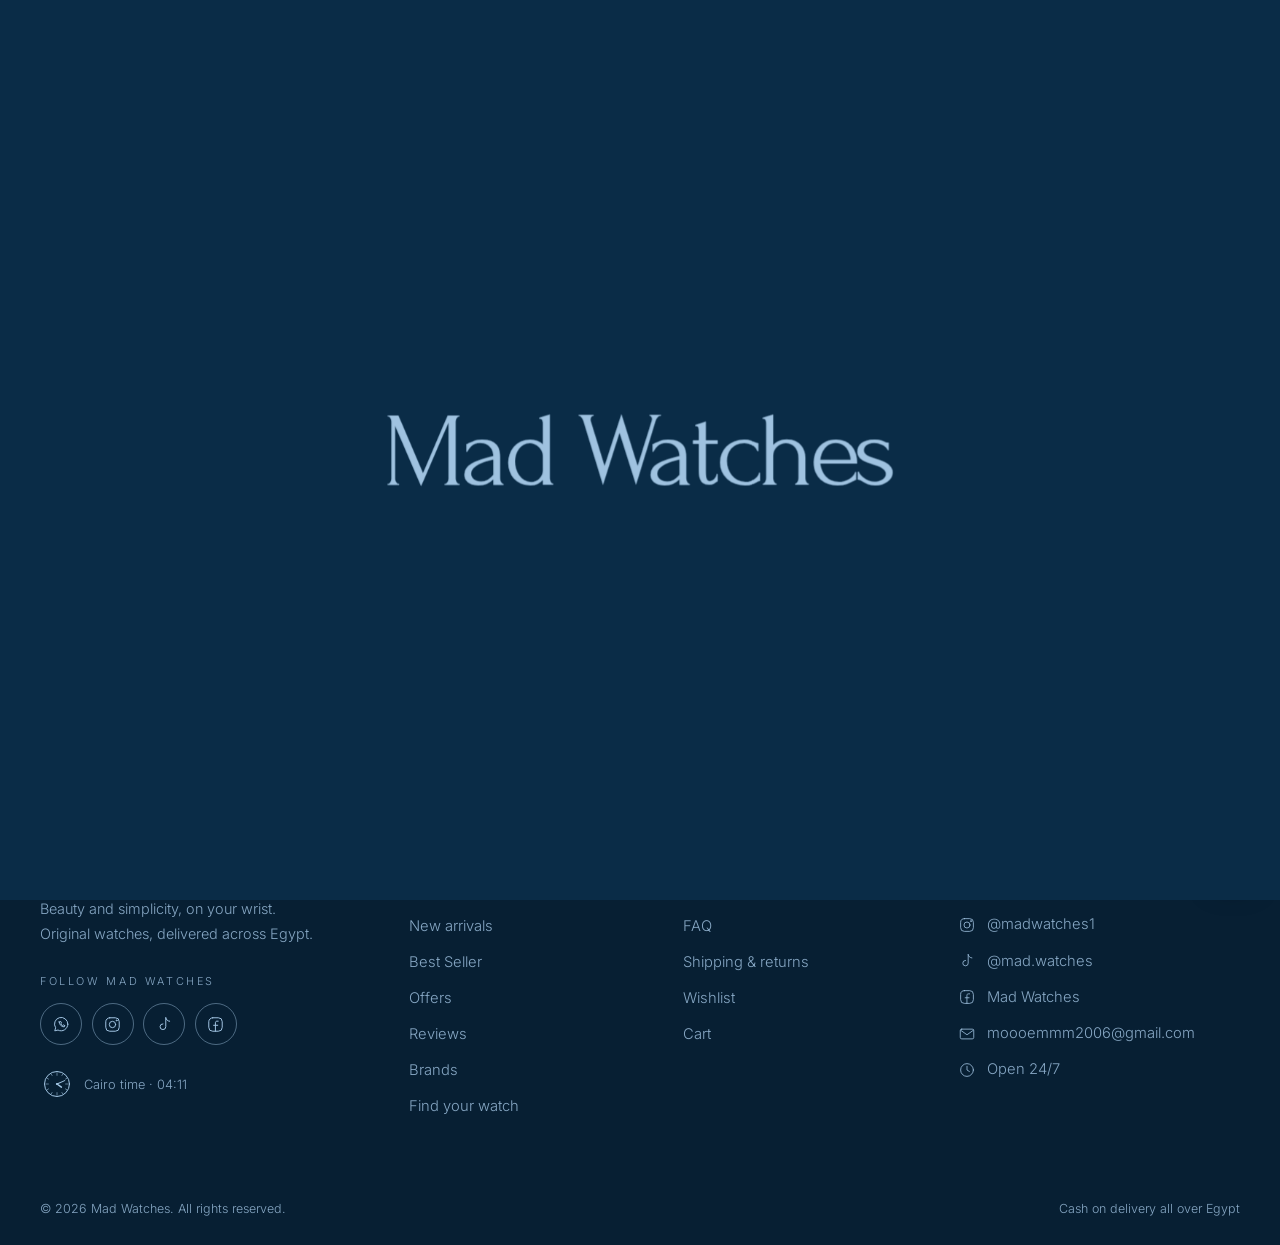
<file: cart.html>
<!DOCTYPE html>
<html lang="en" dir="ltr">
<head>
  <meta charset="UTF-8" />
  <meta name="viewport" content="width=device-width, initial-scale=1.0" />
  <title>Your Cart | Mad Watches</title>
  <meta name="description" content="Your shopping cart and checkout at Mad Watches. Cash on delivery, confirmation on WhatsApp." />
  <meta name="theme-color" content="#0A2C47" />
  <meta name="robots" content="noindex, follow" />
  <link rel="canonical" href="https://example.com/cart.html" />

  <!-- Icons (made from the logo) -->
  <link rel="icon" href="favicon.ico" sizes="48x48" />
  <link rel="icon" href="images/favicon-32.png" type="image/png" sizes="32x32" />
  <link rel="apple-touch-icon" href="images/apple-touch-icon.png" />
  <link rel="manifest" href="site.webmanifest" />

  <!-- Link previews (WhatsApp, Facebook, Instagram, X). Replace https://example.com with your domain. -->
  <meta property="og:type" content="website" />
  <meta property="og:site_name" content="Mad Watches" />
  <meta property="og:title" content="Your Cart | Mad Watches" />
  <meta property="og:description" content="Your shopping cart and checkout at Mad Watches. Cash on delivery, confirmation on WhatsApp." />
  <meta property="og:url" content="https://example.com/cart.html" />
  <meta property="og:image" content="https://example.com/images/og-image.jpg" />
  <meta property="og:image:width" content="1200" />
  <meta property="og:image:height" content="630" />
  <meta property="og:image:alt" content="Mad Watches" />
  <meta property="og:locale" content="en_US" />
  <meta property="og:locale:alternate" content="ar_EG" />
  <meta name="twitter:card" content="summary_large_image" />
  <meta name="twitter:title" content="Your Cart | Mad Watches" />
  <meta name="twitter:description" content="Your shopping cart and checkout at Mad Watches. Cash on delivery, confirmation on WhatsApp." />
  <meta name="twitter:image" content="https://example.com/images/og-image.jpg" />

  <!-- Language (English/Arabic) + intro, set before the page is drawn. Same logic as js/i18n.js -->
  <script>
    (function () {
      var html = document.documentElement, lang, seen = true;
      try { lang = localStorage.getItem("madwatches-lang"); } catch (e) {}
      if (lang !== "ar" && lang !== "en") lang = /^ar\b/i.test(navigator.language || "") ? "ar" : "en";
      html.lang = lang;
      html.dir = lang === "ar" ? "rtl" : "ltr";
      html.className += " js";
      try { seen = !!sessionStorage.getItem("madwatches-intro"); } catch (e) {}
      if (!seen && !window.matchMedia("(prefers-reduced-motion: reduce)").matches) html.className += " intro-pending";
      // Preload only the fonts this language uses (stored in /fonts)
      var fonts = lang === "ar" ? ["cairo-arabic", "cairo-latin"] : ["cormorant-garamond-latin", "inter-latin"];
      fonts.forEach(function (name) {
        var font = document.createElement("link");
        font.rel = "preload"; font.as = "font"; font.type = "font/woff2"; font.crossOrigin = "anonymous";
        font.href = "fonts/" + name + ".woff2";
        document.head.appendChild(font);
      });
    })();
  </script>

  <link rel="stylesheet" href="css/style.css" />
  <link rel="stylesheet" href="css/pages.css" />
  <!-- Opened by double-clicking the file (no server)? Browsers block local fonts then, so load them from Google. -->
  <script>
    if (location.protocol === "file:") {
      var gf = document.createElement("link");
      gf.rel = "stylesheet";
      gf.href = "https://fonts.googleapis.com/css2?family=Cairo:wght@300..700&family=Cormorant+Garamond:ital,wght@0,300..600;1,300..400&family=Inter:wght@300..600&display=swap";
      document.head.appendChild(gf);
    }
  </script>
</head>
<body data-page="cart" data-trust="off">

  <!-- Navbar: filled by js/layout.js (the same on every page) -->
  <header id="siteHeader" class="site-header"></header>

  <main id="main" class="page">

    <section class="page-head page-head--compact">
      <div class="container">
        <nav class="breadcrumbs" data-i18n-attr="aria-label:crumb.label" aria-label="Breadcrumb">
          <ol><li><a href="index.html" data-i18n="nav.home">Home</a></li><li aria-current="page" data-i18n="nav.cart">Cart</li></ol>
        </nav>
        <p class="eyebrow"><span class="eyebrow__num" lang="en">I</span><span data-i18n="cart.eyebrow">Your order</span></p>
        <h1 class="title" id="cartHeading" data-i18n="cart.title">Shopping cart</h1>
        <p class="lead" id="cartItemCount"></p>
      </div>
    </section>

    <!-- =================== CART + CHECKOUT =================== -->
    <div class="container cart-page" id="cartPage" hidden>
      <div class="cart-page__main">

        <!-- Items -->
        <ul class="cart-lines" id="cartLines"></ul>

        <!-- Gift mode -->
        <section class="gift" aria-labelledby="giftTitle">
          <h2 class="gift__title" id="giftTitle"><svg class="icon" viewBox="0 0 24 24" aria-hidden="true"><rect x="3.5" y="8" width="17" height="4"/><path d="M5 12v8.5h14V12M12 8v12.5M12 8S10.5 3.5 8 4.2 8.5 8 12 8Zm0 0s1.5-4.5 4-3.8S15.5 8 12 8Z"/></svg><span data-i18n="cart.giftTitle">Gift mode</span></h2>
          <label class="check"><input type="checkbox" id="giftWrap" /><span id="giftWrapLabel"></span></label>
          <label class="check"><input type="checkbox" id="giftCard" /><span data-i18n="cart.giftCard">Add a message card (free)</span></label>
          <div class="field gift__message" id="giftMessageField" hidden>
            <label for="giftMessage" data-i18n="cart.giftMessage">Your message</label>
            <textarea id="giftMessage" rows="3" maxlength="240"></textarea>
          </div>
        </section>

        <!-- Delivery details -->
        <form class="checkout form-card" id="checkoutForm" novalidate aria-labelledby="checkoutTitle">
          <h2 class="checkout__title" id="checkoutTitle"><span class="eyebrow__num" lang="en">II</span><span data-i18n="checkout.title">Delivery details</span></h2>
          <div class="checkout__grid">
            <div class="field">
              <label for="coName" data-i18n="checkout.name">Full name</label>
              <input id="coName" name="name" type="text" autocomplete="name" maxlength="80" required />
              <p class="field__error" id="coNameError"></p>
            </div>
            <div class="field">
              <label for="coPhone" data-i18n="checkout.phone">Mobile number</label>
              <input id="coPhone" name="phone" type="tel" inputmode="tel" autocomplete="tel" maxlength="20" dir="ltr" data-i18n-attr="placeholder:checkout.phoneHint" required />
              <p class="field__error" id="coPhoneError"></p>
            </div>
            <div class="field">
              <label for="coGovernorate" data-i18n="checkout.governorate">Governorate</label>
              <select id="coGovernorate" name="governorate" autocomplete="address-level1" required></select>
              <p class="field__error" id="coGovernorateError"></p>
            </div>
            <div class="field">
              <label for="coCity" data-i18n="checkout.city">City / area</label>
              <input id="coCity" name="city" type="text" autocomplete="address-level2" maxlength="80" required />
              <p class="field__error" id="coCityError"></p>
            </div>
            <div class="field checkout__wide">
              <label for="coAddress" data-i18n="checkout.address">Detailed address</label>
              <textarea id="coAddress" name="address" rows="2" autocomplete="street-address" maxlength="300" data-i18n-attr="placeholder:checkout.addressHint" required></textarea>
              <p class="field__error" id="coAddressError"></p>
            </div>
            <div class="field checkout__wide">
              <label for="coNotes" data-i18n="checkout.notes">Notes (optional)</label>
              <textarea id="coNotes" name="notes" rows="2" maxlength="300" data-i18n-attr="placeholder:checkout.notesHint"></textarea>
            </div>
          </div>
          <fieldset class="payment">
            <legend class="field__label" data-i18n="checkout.payment">Payment method</legend>
            <div id="paymentOptions"></div>
          </fieldset>
          <!-- spam trap: hidden from people, bots fill it in -->
          <input class="hp" type="text" name="website" tabindex="-1" autocomplete="off" aria-hidden="true" />
        </form>
      </div>

      <!-- Order summary + confirm button -->
      <aside class="summary" aria-labelledby="summaryTitle">
        <h2 class="summary__title" id="summaryTitle" data-i18n="cart.summary">Order summary</h2>

        <!-- First order discount (STORE.firstOrderDiscount / STORE.firstOrderCode) -->
        <div class="promo" id="promo">
          <p class="promo__applied" id="promoApplied" role="status" hidden></p>
          <form class="promo__form" id="promoForm" novalidate>
            <label class="promo__label" for="promoCode" data-i18n="promo.label">Have a discount code?</label>
            <div class="promo__row">
              <input id="promoCode" name="code" type="text" autocomplete="off" autocapitalize="characters" spellcheck="false" maxlength="30" dir="ltr" />
              <button class="btn btn--small btn--ghost" type="submit" data-i18n="promo.apply">Apply</button>
            </div>
            <p class="field__error" id="promoError" role="alert"></p>
          </form>
        </div>

        <dl class="summary__rows" id="summaryRows"></dl>
        <button class="btn btn--block" type="submit" form="checkoutForm" id="confirmBtn"><svg class="icon" viewBox="0 0 24 24" aria-hidden="true"><path d="M20 11.6a8.4 8.4 0 0 1-12.4 7.4L3.5 20l1.1-3.9A8.4 8.4 0 1 1 20 11.6Z"/><path d="M9 8.6c0 3.4 3 6.4 6.4 6.4l1-1.5-2-1-1 .8a4.4 4.4 0 0 1-2.2-2.2l.8-1-1-2-1.5 1Z"/></svg><span id="confirmLabel" data-i18n="checkout.confirm">Confirm order on WhatsApp</span></button>
        <ul class="reassure reassure--stack" id="reassure"></ul>
        <a class="link summary__continue" href="products.html" data-i18n="cart.continue">Continue shopping</a>
      </aside>
    </div>

    <!-- =================== EMPTY CART =================== -->
    <section class="container empty" id="cartEmpty" hidden>
      <svg class="icon" viewBox="0 0 24 24" aria-hidden="true"><path d="M5.5 8h13l-1 12.5h-11L5.5 8Z"/><path d="M9 8a3 3 0 0 1 6 0"/></svg>
      <p class="empty__title" data-i18n="cart.emptyTitle">Your cart is empty</p>
      <p class="lead" data-i18n="cart.emptyText">Find a watch you love. It will wait for you here.</p>
      <a class="btn" href="products.html" data-i18n="cart.emptyButton">Start shopping</a>
    </section>

    <!-- =================== CONFIRMATION =================== -->
    <section class="container confirm" id="confirmation" hidden aria-labelledby="confirmTitle" tabindex="-1">
      <svg class="confirm__dial" viewBox="0 0 120 120" aria-hidden="true">
        <circle cx="60" cy="60" r="56" pathLength="1" class="confirm__ring" />
        <path d="M38 61l15 15 30-32" pathLength="1" class="confirm__check" />
      </svg>
      <h2 class="title" id="confirmTitle" data-i18n="confirm.title">Your order is ready</h2>
      <p class="confirm__number"><span data-i18n="confirm.number">Order number</span> <strong id="confirmNumber" dir="ltr"></strong></p>
      <p class="lead" data-i18n="confirm.text">One last step: send the message we've prepared in WhatsApp.</p>

      <ol class="confirm__steps">
        <li><span class="confirm__num" lang="en">I</span><span data-i18n="confirm.step1"></span></li>
        <li><span class="confirm__num" lang="en">II</span><span data-i18n="confirm.step2"></span></li>
        <li><span class="confirm__num" lang="en">III</span><span data-i18n="confirm.step3"></span></li>
        <li><span class="confirm__num" lang="en">IV</span><span data-i18n="confirm.step4"></span></li>
      </ol>

      <p class="confirm__hint" data-i18n="confirm.notOpened">WhatsApp didn't open? Use the button below.</p>
      <div class="confirm__actions">
        <a class="btn" id="resendWhatsapp" href="https://wa.me/201096452755" target="_blank" rel="noopener noreferrer"><svg class="icon" viewBox="0 0 24 24" aria-hidden="true"><path d="M20 11.6a8.4 8.4 0 0 1-12.4 7.4L3.5 20l1.1-3.9A8.4 8.4 0 1 1 20 11.6Z"/><path d="M9 8.6c0 3.4 3 6.4 6.4 6.4l1-1.5-2-1-1 .8a4.4 4.4 0 0 1-2.2-2.2l.8-1-1-2-1.5 1Z"/></svg><span data-i18n="confirm.resend">Resend on WhatsApp</span></a>
        <button class="btn btn--ghost" type="button" id="copyOrder"><svg class="icon" viewBox="0 0 24 24" aria-hidden="true"><rect x="8.5" y="8.5" width="12" height="12" rx="1.5"/><path d="M15.5 8.5v-3a1.5 1.5 0 0 0-1.5-1.5H5A1.5 1.5 0 0 0 3.5 5.5V14A1.5 1.5 0 0 0 5 15.5h3.5"/></svg><span data-i18n="confirm.copy">Copy order number</span></button>
        <a class="btn btn--ghost" id="trackOrder" href="https://wa.me/201096452755" target="_blank" rel="noopener noreferrer"><svg class="icon" viewBox="0 0 24 24" aria-hidden="true"><circle cx="12" cy="12" r="8.5"/><path d="M12 7v5l3.2 2"/></svg><span data-i18n="confirm.track">Ask about my order</span></a>
      </div>
      <dl class="summary__rows confirm__summary" id="confirmSummary"></dl>
      <a class="link" href="products.html" data-i18n="confirm.continue">Continue shopping</a>
    </section>

  </main>

  <!-- Footer: filled by js/layout.js -->
  <footer id="siteFooter" class="site-footer"></footer>

  <!-- Scripts: data → text → shared → this page (defer = run in this order once the page is read) -->
  <script src="js/products.js" defer></script>
  <script src="js/i18n.js" defer></script>
  <script src="js/main.js" defer></script>
  <script src="js/cart.js" defer></script>
  <script src="js/wishlist.js" defer></script>
  <script src="js/layout.js" defer></script>
  <script src="js/pages/cart-page.js" defer></script>
</body>
</html>
</file>
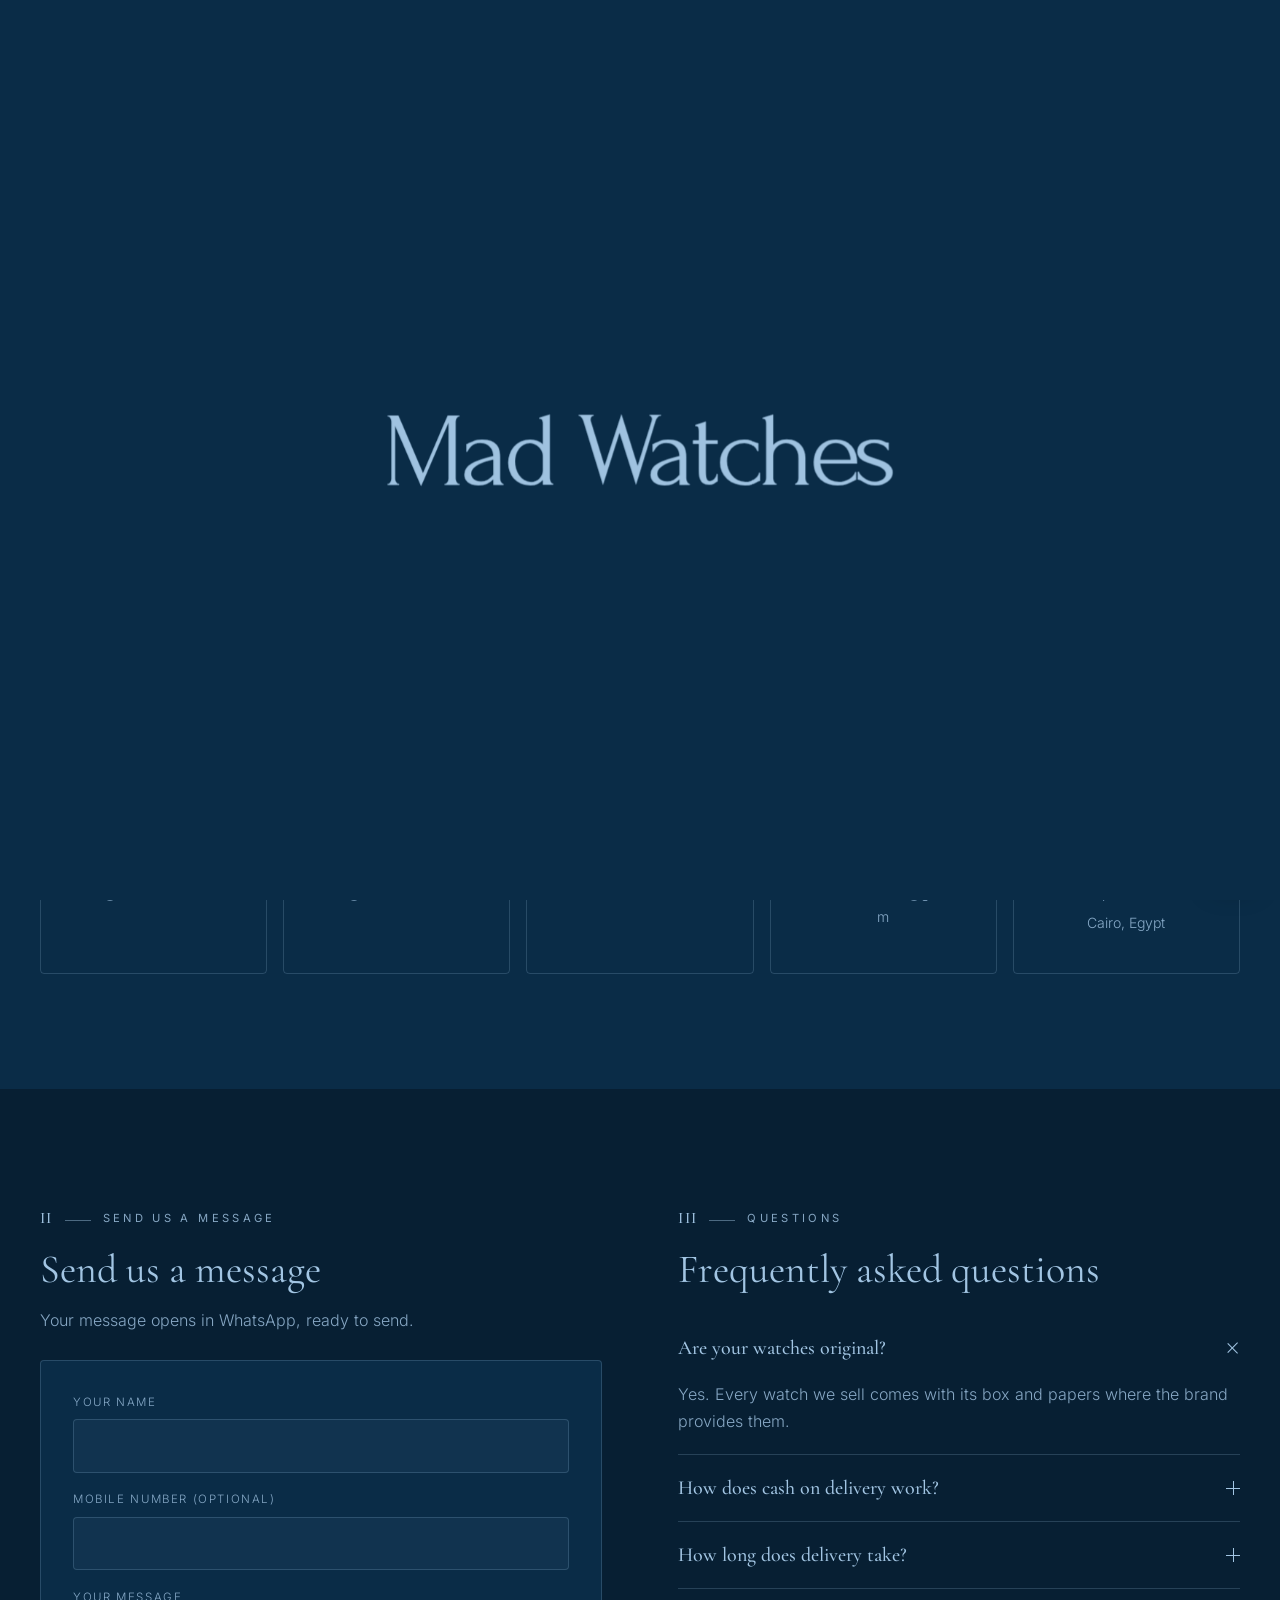
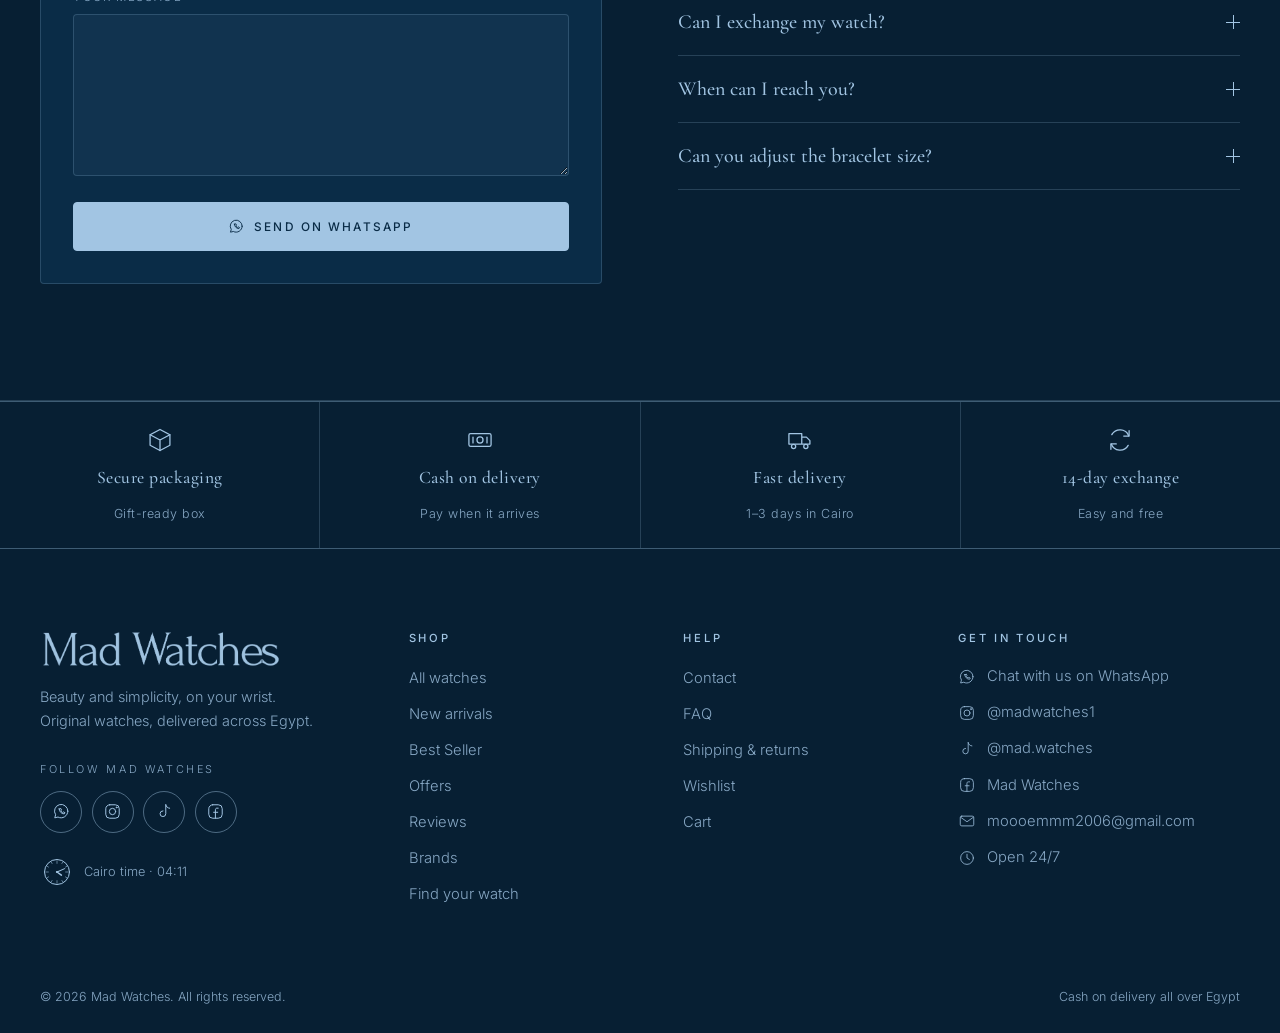
<file: contact.html>
<!DOCTYPE html>
<html lang="en" dir="ltr">
<head>
  <meta charset="UTF-8" />
  <meta name="viewport" content="width=device-width, initial-scale=1.0" />
  <title>Contact &amp; FAQ | Mad Watches</title>
  <meta name="description" content="Contact Mad Watches on WhatsApp, Instagram or email. Available 24/7. Answers about delivery, cash on delivery and exchange." />
  <meta name="theme-color" content="#0A2C47" />
  <link rel="canonical" href="https://example.com/contact.html" />

  <!-- Icons (made from the logo) -->
  <link rel="icon" href="favicon.ico" sizes="48x48" />
  <link rel="icon" href="images/favicon-32.png" type="image/png" sizes="32x32" />
  <link rel="apple-touch-icon" href="images/apple-touch-icon.png" />
  <link rel="manifest" href="site.webmanifest" />

  <!-- Link previews (WhatsApp, Facebook, Instagram, X). Replace https://example.com with your domain. -->
  <meta property="og:type" content="website" />
  <meta property="og:site_name" content="Mad Watches" />
  <meta property="og:title" content="Contact &amp; FAQ | Mad Watches" />
  <meta property="og:description" content="Contact Mad Watches on WhatsApp, Instagram or email. Available 24/7. Answers about delivery, cash on delivery and exchange." />
  <meta property="og:url" content="https://example.com/contact.html" />
  <meta property="og:image" content="https://example.com/images/og-image.jpg" />
  <meta property="og:image:width" content="1200" />
  <meta property="og:image:height" content="630" />
  <meta property="og:image:alt" content="Mad Watches" />
  <meta property="og:locale" content="en_US" />
  <meta property="og:locale:alternate" content="ar_EG" />
  <meta name="twitter:card" content="summary_large_image" />
  <meta name="twitter:title" content="Contact &amp; FAQ | Mad Watches" />
  <meta name="twitter:description" content="Contact Mad Watches on WhatsApp, Instagram or email. Available 24/7. Answers about delivery, cash on delivery and exchange." />
  <meta name="twitter:image" content="https://example.com/images/og-image.jpg" />

  <!-- Language (English/Arabic) + intro, set before the page is drawn. Same logic as js/i18n.js -->
  <script>
    (function () {
      var html = document.documentElement, lang, seen = true;
      try { lang = localStorage.getItem("madwatches-lang"); } catch (e) {}
      if (lang !== "ar" && lang !== "en") lang = /^ar\b/i.test(navigator.language || "") ? "ar" : "en";
      html.lang = lang;
      html.dir = lang === "ar" ? "rtl" : "ltr";
      html.className += " js";
      try { seen = !!sessionStorage.getItem("madwatches-intro"); } catch (e) {}
      if (!seen && !window.matchMedia("(prefers-reduced-motion: reduce)").matches) html.className += " intro-pending";
      // Preload only the fonts this language uses (stored in /fonts)
      var fonts = lang === "ar" ? ["cairo-arabic", "cairo-latin"] : ["cormorant-garamond-latin", "inter-latin"];
      fonts.forEach(function (name) {
        var font = document.createElement("link");
        font.rel = "preload"; font.as = "font"; font.type = "font/woff2"; font.crossOrigin = "anonymous";
        font.href = "fonts/" + name + ".woff2";
        document.head.appendChild(font);
      });
    })();
  </script>

  <link rel="stylesheet" href="css/style.css" />
  <link rel="stylesheet" href="css/pages.css" />
  <!-- Opened by double-clicking the file (no server)? Browsers block local fonts then, so load them from Google. -->
  <script>
    if (location.protocol === "file:") {
      var gf = document.createElement("link");
      gf.rel = "stylesheet";
      gf.href = "https://fonts.googleapis.com/css2?family=Cairo:wght@300..700&family=Cormorant+Garamond:ital,wght@0,300..600;1,300..400&family=Inter:wght@300..600&display=swap";
      document.head.appendChild(gf);
    }
  </script>
</head>
<body data-page="contact">

  <!-- Navbar: filled by js/layout.js (the same on every page) -->
  <header id="siteHeader" class="site-header"></header>

  <main id="main" class="page">

    <section class="page-head">
      <div class="container">
        <nav class="breadcrumbs" data-i18n-attr="aria-label:crumb.label" aria-label="Breadcrumb">
          <ol><li><a href="index.html" data-i18n="nav.home">Home</a></li><li aria-current="page" data-i18n="nav.contact">Contact</li></ol>
        </nav>
        <p class="eyebrow"><span class="eyebrow__num" lang="en">I</span><span data-i18n="contact.eyebrow">Get in touch</span></p>
        <h1 class="title" data-i18n="contact.title">Contact us</h1>
        <p class="lead" data-i18n="contact.text">We usually reply within an hour during working hours.</p>
        <div class="ticks" aria-hidden="true"></div>
      </div>
    </section>

    <!-- Contact cards (links + texts come from STORE in js/products.js).
         The social cards are added by js/pages/contact.js right after the
         WhatsApp card; a platform with an empty link gets no card. -->
    <section class="section" aria-label="Contact details">
      <div class="container contact-cards">
        <a class="contact-card contact-card--primary reveal" id="contactWhatsapp" href="#" target="_blank" rel="noopener noreferrer">
          <span class="contact-card__icon" aria-hidden="true"><span class="contact-card__pulse"></span><svg class="icon" viewBox="0 0 24 24" aria-hidden="true"><path d="M20 11.6a8.4 8.4 0 0 1-12.4 7.4L3.5 20l1.1-3.9A8.4 8.4 0 1 1 20 11.6Z"/><path d="M9 8.6c0 3.4 3 6.4 6.4 6.4l1-1.5-2-1-1 .8a4.4 4.4 0 0 1-2.2-2.2l.8-1-1-2-1.5 1Z"/></svg></span>
          <span class="contact-card__body">
            <span class="contact-card__kicker" data-i18n="contact.whatsapp">WhatsApp</span>
            <span class="contact-card__label" data-i18n="social.chat">Chat with us on WhatsApp</span>
            <span class="contact-card__value" data-i18n="contact.whatsappText"></span>
          </span>
          <span class="btn btn--small contact-card__cta" aria-hidden="true"><span data-i18n="social.chatShort">Chat with us</span><svg class="icon" viewBox="0 0 24 24" aria-hidden="true"><path d="M5 12h14M13 6l6 6-6 6"/></svg></span>
        </a>
        <a class="contact-card reveal" id="contactEmail" href="mailto:moooemmm2006@gmail.com">
          <svg class="icon" viewBox="0 0 24 24" aria-hidden="true"><rect x="3" y="5.5" width="18" height="13" rx="2"/><path d="m3.5 7 8.5 6 8.5-6"/></svg><span class="contact-card__label" data-i18n="contact.email">Email</span><span class="contact-card__value" id="contactEmailText" dir="ltr"></span>
        </a>
        <div class="contact-card reveal">
          <svg class="icon" viewBox="0 0 24 24" aria-hidden="true"><circle cx="12" cy="12" r="8.5"/><path d="M12 7v5l3.2 2"/></svg><span class="contact-card__label" data-i18n="contact.hours">Working hours</span><span class="contact-card__value" id="contactHours"></span>
          <span class="contact-card__value" id="contactLocation"></span>
        </div>
      </div>
    </section>

    <!-- Message form (opens WhatsApp) + FAQ -->
    <section class="section section--alt" aria-label="Message and FAQ">
      <div class="container split split--top">
        <div class="reveal">
          <p class="eyebrow"><span class="eyebrow__num" lang="en">II</span><span data-i18n="contact.formTitle">Send us a message</span></p>
          <h2 class="title title--sm" data-i18n="contact.formTitle">Send us a message</h2>
          <p class="lead" data-i18n="contact.formText">Your message opens in WhatsApp, ready to send.</p>
          <form class="form-card" id="contactForm" novalidate>
            <div class="field">
              <label for="cName" data-i18n="contact.name">Your name</label>
              <input id="cName" name="name" type="text" autocomplete="name" maxlength="80" required />
              <p class="field__error" id="cNameError"></p>
            </div>
            <div class="field">
              <label for="cPhone" data-i18n="contact.phone">Mobile number (optional)</label>
              <input id="cPhone" name="phone" type="tel" inputmode="tel" autocomplete="tel" maxlength="20" dir="ltr" />
            </div>
            <div class="field">
              <label for="cMessage" data-i18n="contact.message">Your message</label>
              <textarea id="cMessage" name="message" rows="5" maxlength="1000" required></textarea>
              <p class="field__error" id="cMessageError"></p>
            </div>
            <button class="btn btn--block" type="submit"><svg class="icon" viewBox="0 0 24 24" aria-hidden="true"><path d="M20 11.6a8.4 8.4 0 0 1-12.4 7.4L3.5 20l1.1-3.9A8.4 8.4 0 1 1 20 11.6Z"/><path d="M9 8.6c0 3.4 3 6.4 6.4 6.4l1-1.5-2-1-1 .8a4.4 4.4 0 0 1-2.2-2.2l.8-1-1-2-1.5 1Z"/></svg><span data-i18n="contact.send">Send on WhatsApp</span></button>
          </form>
        </div>

        <div class="reveal" id="faq">
          <p class="eyebrow"><span class="eyebrow__num" lang="en">III</span><span data-i18n="contact.faqEyebrow">Questions</span></p>
          <h2 class="title title--sm" data-i18n="contact.faqTitle">Frequently asked questions</h2>
          <div class="accordion" style="margin-top:1.5rem">
            <details open><summary data-i18n="faq.q1"></summary><p data-i18n="faq.a1"></p></details>
            <details><summary data-i18n="faq.q2"></summary><p data-i18n="faq.a2"></p></details>
            <details><summary data-i18n="faq.q3"></summary><p data-i18n="faq.a3"></p></details>
            <details><summary data-i18n="faq.q4"></summary><p data-i18n="faq.a4"></p></details>
            <details><summary data-i18n="faq.q5"></summary><p data-i18n="faq.a5"></p></details>
            <details><summary data-i18n="faq.q6"></summary><p data-i18n="faq.a6"></p></details>
          </div>
        </div>
      </div>
    </section>

  </main>

  <!-- Footer: filled by js/layout.js -->
  <footer id="siteFooter" class="site-footer"></footer>

  <!-- Scripts: data → text → shared → this page (defer = run in this order once the page is read) -->
  <script src="js/products.js" defer></script>
  <script src="js/i18n.js" defer></script>
  <script src="js/main.js" defer></script>
  <script src="js/cart.js" defer></script>
  <script src="js/wishlist.js" defer></script>
  <script src="js/layout.js" defer></script>
  <script src="js/pages/contact.js" defer></script>
</body>
</html>
</file>
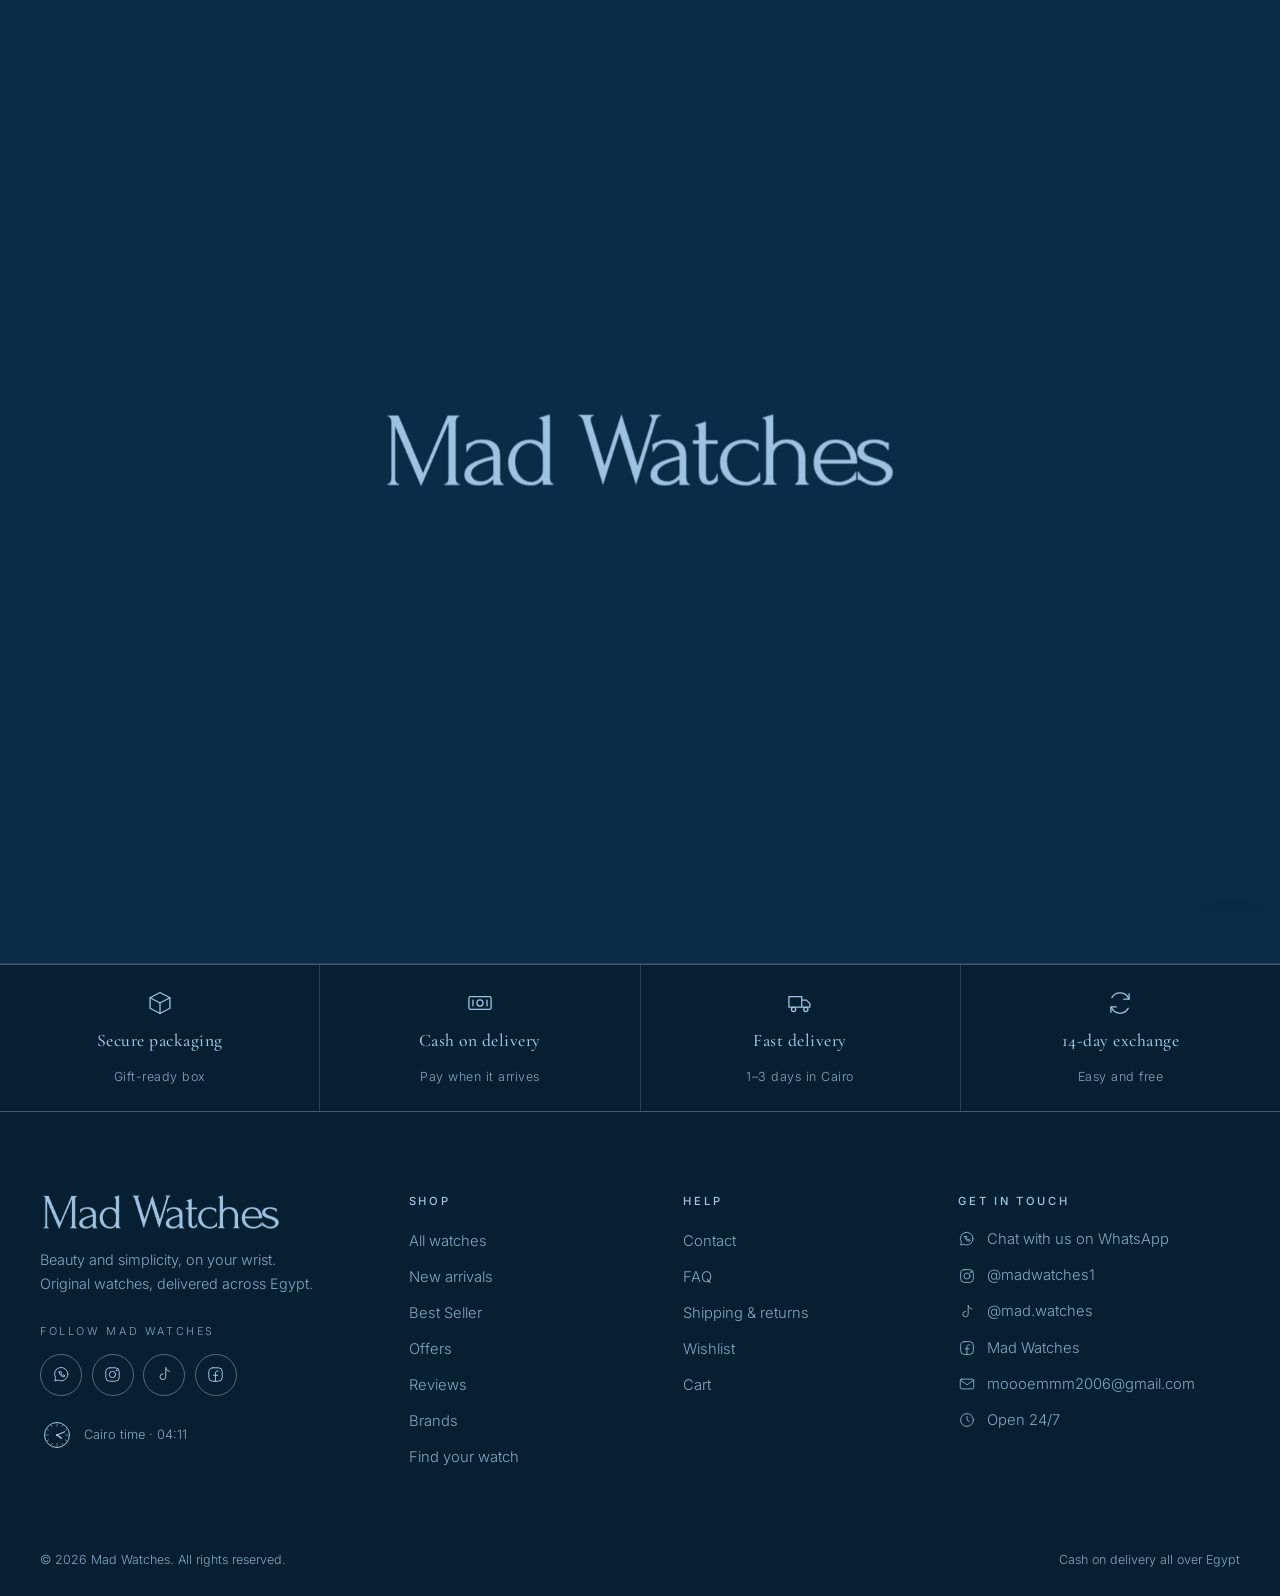
<file: offers.html>
<!DOCTYPE html>
<html lang="en" dir="ltr">
<head>
  <meta charset="UTF-8" />
  <meta name="viewport" content="width=device-width, initial-scale=1.0" />
  <title>Watch Offers &amp; Discounts | Mad Watches</title>
  <meta name="description" content="Original watches at honest discounts of up to 40%. Limited time, while stock lasts. Cash on delivery across Egypt." />
  <meta name="theme-color" content="#0A2C47" />
  <link rel="canonical" href="https://example.com/offers.html" />

  <!-- Icons (made from the logo) -->
  <link rel="icon" href="favicon.ico" sizes="48x48" />
  <link rel="icon" href="images/favicon-32.png" type="image/png" sizes="32x32" />
  <link rel="apple-touch-icon" href="images/apple-touch-icon.png" />
  <link rel="manifest" href="site.webmanifest" />

  <!-- Link previews (WhatsApp, Facebook, Instagram, X). Replace https://example.com with your domain. -->
  <meta property="og:type" content="website" />
  <meta property="og:site_name" content="Mad Watches" />
  <meta property="og:title" content="Watch Offers &amp; Discounts | Mad Watches" />
  <meta property="og:description" content="Original watches at honest discounts of up to 40%. Limited time, while stock lasts. Cash on delivery across Egypt." />
  <meta property="og:url" content="https://example.com/offers.html" />
  <meta property="og:image" content="https://example.com/images/og-image.jpg" />
  <meta property="og:image:width" content="1200" />
  <meta property="og:image:height" content="630" />
  <meta property="og:image:alt" content="Mad Watches" />
  <meta property="og:locale" content="en_US" />
  <meta property="og:locale:alternate" content="ar_EG" />
  <meta name="twitter:card" content="summary_large_image" />
  <meta name="twitter:title" content="Watch Offers &amp; Discounts | Mad Watches" />
  <meta name="twitter:description" content="Original watches at honest discounts of up to 40%. Limited time, while stock lasts. Cash on delivery across Egypt." />
  <meta name="twitter:image" content="https://example.com/images/og-image.jpg" />

  <!-- Language (English/Arabic) + intro, set before the page is drawn. Same logic as js/i18n.js -->
  <script>
    (function () {
      var html = document.documentElement, lang, seen = true;
      try { lang = localStorage.getItem("madwatches-lang"); } catch (e) {}
      if (lang !== "ar" && lang !== "en") lang = /^ar\b/i.test(navigator.language || "") ? "ar" : "en";
      html.lang = lang;
      html.dir = lang === "ar" ? "rtl" : "ltr";
      html.className += " js";
      try { seen = !!sessionStorage.getItem("madwatches-intro"); } catch (e) {}
      if (!seen && !window.matchMedia("(prefers-reduced-motion: reduce)").matches) html.className += " intro-pending";
      // Preload only the fonts this language uses (stored in /fonts)
      var fonts = lang === "ar" ? ["cairo-arabic", "cairo-latin"] : ["cormorant-garamond-latin", "inter-latin"];
      fonts.forEach(function (name) {
        var font = document.createElement("link");
        font.rel = "preload"; font.as = "font"; font.type = "font/woff2"; font.crossOrigin = "anonymous";
        font.href = "fonts/" + name + ".woff2";
        document.head.appendChild(font);
      });
    })();
  </script>

  <link rel="stylesheet" href="css/style.css" />
  <link rel="stylesheet" href="css/pages.css" />
  <!-- Opened by double-clicking the file (no server)? Browsers block local fonts then, so load them from Google. -->
  <script>
    if (location.protocol === "file:") {
      var gf = document.createElement("link");
      gf.rel = "stylesheet";
      gf.href = "https://fonts.googleapis.com/css2?family=Cairo:wght@300..700&family=Cormorant+Garamond:ital,wght@0,300..600;1,300..400&family=Inter:wght@300..600&display=swap";
      document.head.appendChild(gf);
    }
  </script>
</head>
<body data-page="offers">

  <!-- Navbar: filled by js/layout.js (the same on every page) -->
  <header id="siteHeader" class="site-header"></header>

  <main id="main" class="page">

    <!-- Page title + countdown (end date: STORE.offerEndsAt in js/products.js) -->
    <section class="page-head">
      <div class="container">
        <nav class="breadcrumbs" data-i18n-attr="aria-label:crumb.label" aria-label="Breadcrumb">
          <ol><li><a href="index.html" data-i18n="nav.home">Home</a></li><li aria-current="page" data-i18n="nav.offers">Offers</li></ol>
        </nav>
        <p class="eyebrow"><span class="eyebrow__num" lang="en">I</span><span data-i18n="offers.eyebrow">Limited time</span></p>
        <h1 class="title" data-i18n="offers.title">Offers</h1>
        <p class="lead" data-i18n="offers.text">Original watches at honest discounts, while stock lasts.</p>
        <div class="countdown countdown--center" id="offersCountdown" role="timer"></div>
      </div>
    </section>

    <!-- Every discounted product (has an originalPrice), biggest discount first -->
    <section class="section" aria-labelledby="offersCount">
      <div class="container">
        <div class="toolbar">
          <h2 class="toolbar__count" id="offersCount"></h2>
          <a class="link" href="products.html?sale=1&amp;sort=discount"><span data-i18n="shop.filters">Filters</span> <svg class="icon" viewBox="0 0 24 24" aria-hidden="true"><path d="M4 6h16M7 12h10M10 18h4"/></svg></a>
        </div>
        <div class="grid grid--4" id="offersGrid"></div>
        <div class="shop__more" id="offersMoreBox">
          <p class="shop__showing" id="offersShowing"></p>
          <button class="btn btn--ghost" type="button" id="offersMore" data-i18n="shop.loadMore">Load more</button>
        </div>
        <div class="empty" id="offersEmpty" hidden>
          <svg class="icon" viewBox="0 0 24 24" aria-hidden="true"><circle cx="12" cy="12" r="8.5"/><path d="M12 4.5v1.5M12 18v1.5M4.5 12H6M18 12h1.5M12 12l-2.6-2.8M12 12l4.2-2.4"/></svg>
          <p class="empty__title" data-i18n="offers.empty">No offers right now. Check back soon!</p>
          <a class="btn" href="products.html" data-i18n="cart.emptyButton">Start shopping</a>
        </div>
      </div>
    </section>

  </main>

  <!-- Footer: filled by js/layout.js -->
  <footer id="siteFooter" class="site-footer"></footer>

  <!-- Scripts: data → text → shared → this page (defer = run in this order once the page is read) -->
  <script src="js/products.js" defer></script>
  <script src="js/i18n.js" defer></script>
  <script src="js/main.js" defer></script>
  <script src="js/cart.js" defer></script>
  <script src="js/wishlist.js" defer></script>
  <script src="js/layout.js" defer></script>
  <script src="js/pages/offers.js" defer></script>
</body>
</html>
</file>
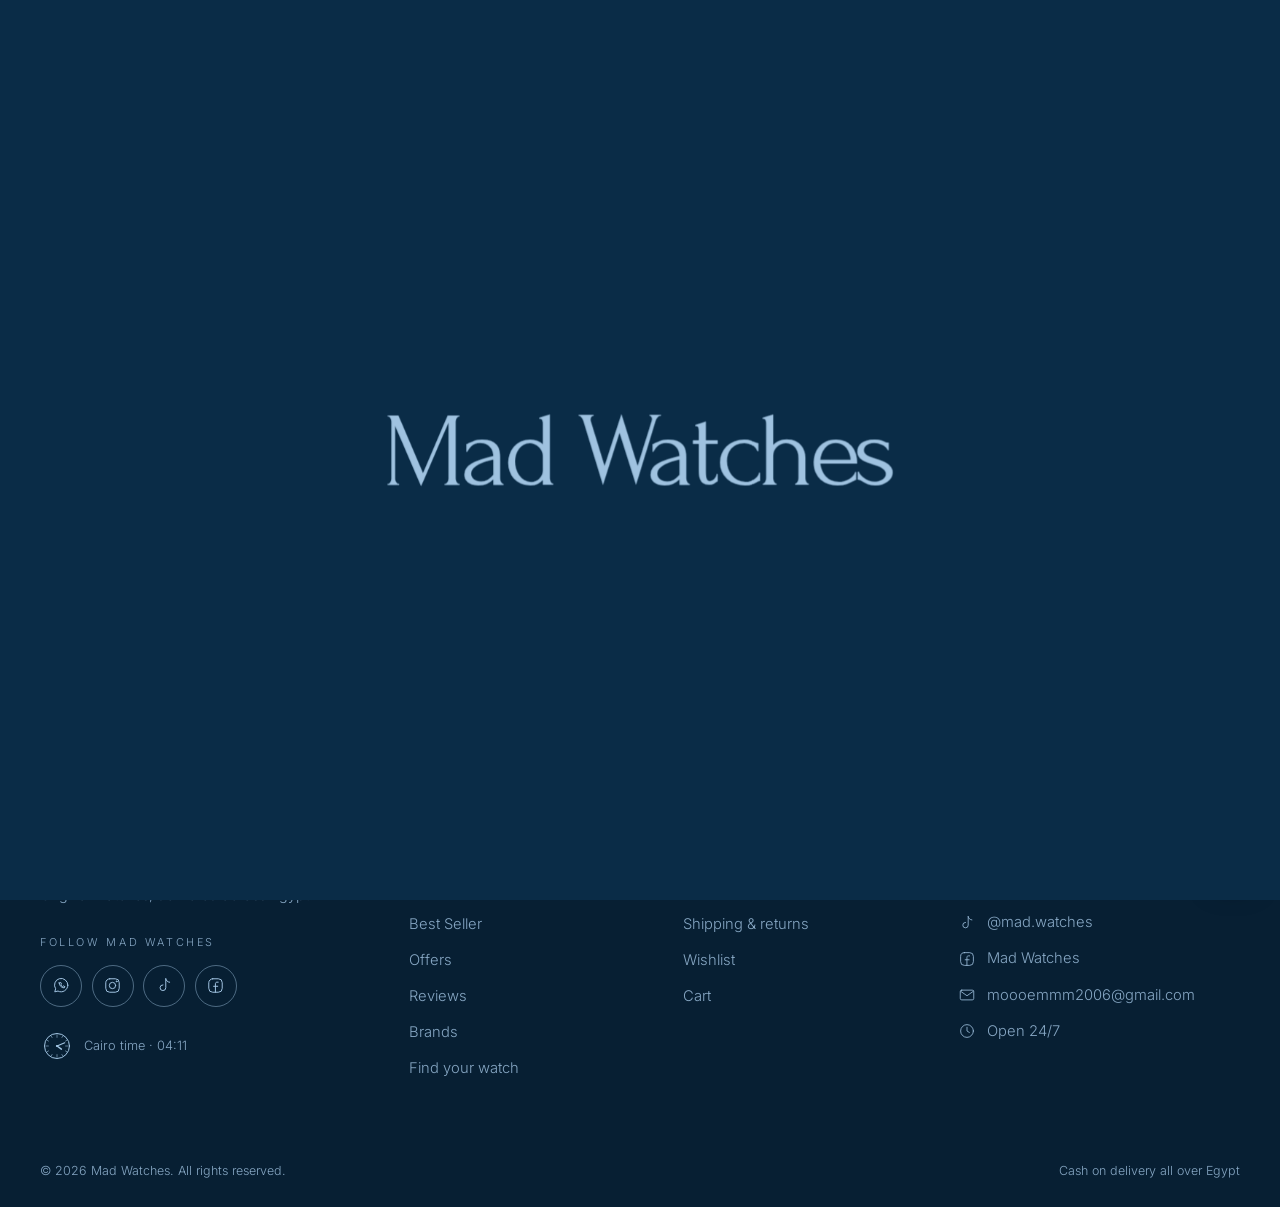
<file: product.html>
<!DOCTYPE html>
<html lang="en" dir="ltr">
<head>
  <meta charset="UTF-8" />
  <meta name="viewport" content="width=device-width, initial-scale=1.0" />
  <title>Watch | Mad Watches</title>
  <meta name="description" content="Watch details, specifications, price and delivery at Mad Watches, an online watch store in Egypt." />
  <meta name="theme-color" content="#0A2C47" />
  <link rel="canonical" href="https://example.com/product.html" />

  <!-- Icons (made from the logo) -->
  <link rel="icon" href="favicon.ico" sizes="48x48" />
  <link rel="icon" href="images/favicon-32.png" type="image/png" sizes="32x32" />
  <link rel="apple-touch-icon" href="images/apple-touch-icon.png" />
  <link rel="manifest" href="site.webmanifest" />

  <!-- Link previews (WhatsApp, Facebook, Instagram, X). Replace https://example.com with your domain. -->
  <meta property="og:type" content="product" />
  <meta property="og:site_name" content="Mad Watches" />
  <meta property="og:title" content="Watch | Mad Watches" />
  <meta property="og:description" content="Watch details, specifications, price and delivery at Mad Watches, an online watch store in Egypt." />
  <meta property="og:url" content="https://example.com/product.html" />
  <meta property="og:image" content="https://example.com/images/og-image.jpg" />
  <meta property="og:image:width" content="1200" />
  <meta property="og:image:height" content="630" />
  <meta property="og:image:alt" content="Mad Watches" />
  <meta property="og:locale" content="en_US" />
  <meta property="og:locale:alternate" content="ar_EG" />
  <meta name="twitter:card" content="summary_large_image" />
  <meta name="twitter:title" content="Watch | Mad Watches" />
  <meta name="twitter:description" content="Watch details, specifications, price and delivery at Mad Watches, an online watch store in Egypt." />
  <meta name="twitter:image" content="https://example.com/images/og-image.jpg" />

  <!-- Language (English/Arabic) + intro, set before the page is drawn. Same logic as js/i18n.js -->
  <script>
    (function () {
      var html = document.documentElement, lang, seen = true;
      try { lang = localStorage.getItem("madwatches-lang"); } catch (e) {}
      if (lang !== "ar" && lang !== "en") lang = /^ar\b/i.test(navigator.language || "") ? "ar" : "en";
      html.lang = lang;
      html.dir = lang === "ar" ? "rtl" : "ltr";
      html.className += " js";
      try { seen = !!sessionStorage.getItem("madwatches-intro"); } catch (e) {}
      if (!seen && !window.matchMedia("(prefers-reduced-motion: reduce)").matches) html.className += " intro-pending";
      // Preload only the fonts this language uses (stored in /fonts)
      var fonts = lang === "ar" ? ["cairo-arabic", "cairo-latin"] : ["cormorant-garamond-latin", "inter-latin"];
      fonts.forEach(function (name) {
        var font = document.createElement("link");
        font.rel = "preload"; font.as = "font"; font.type = "font/woff2"; font.crossOrigin = "anonymous";
        font.href = "fonts/" + name + ".woff2";
        document.head.appendChild(font);
      });
    })();
  </script>

  <link rel="stylesheet" href="css/style.css" />
  <link rel="stylesheet" href="css/pages.css" />
  <!-- Opened by double-clicking the file (no server)? Browsers block local fonts then, so load them from Google. -->
  <script>
    if (location.protocol === "file:") {
      var gf = document.createElement("link");
      gf.rel = "stylesheet";
      gf.href = "https://fonts.googleapis.com/css2?family=Cairo:wght@300..700&family=Cormorant+Garamond:ital,wght@0,300..600;1,300..400&family=Inter:wght@300..600&display=swap";
      document.head.appendChild(gf);
    }
  </script>
</head>
<body data-page="product">

  <!-- Navbar: filled by js/layout.js (the same on every page) -->
  <header id="siteHeader" class="site-header"></header>

  <main id="main" class="page">

    <!-- Everything on this page is filled by js/pages/product.js from js/products.js -->
    <div class="container">
      <nav class="breadcrumbs product-crumbs" data-i18n-attr="aria-label:crumb.label" aria-label="Breadcrumb">
        <ol id="productCrumbs"><li><a href="index.html" data-i18n="nav.home">Home</a></li><li><a href="products.html" data-i18n="nav.shop">Shop</a></li></ol>
      </nav>
    </div>

    <!-- I. Gallery + buying details -->
    <article class="container product" id="product" aria-labelledby="pName">
      <div class="product__gallery">
        <div class="gallery">
          <button class="gallery__main" type="button" id="galleryMain" data-i18n-attr="aria-label:product.zoomHint" aria-label="Click to enlarge">
            <img id="mainImage" src="images/placeholder.svg" alt="" width="800" height="800" fetchpriority="high" onerror="this.onerror=null;this.srcset='';this.src='images/placeholder.svg'" />
            <span class="gallery__badges" id="galleryBadges"></span>
            <span class="gallery__hint"><svg class="icon" viewBox="0 0 24 24" aria-hidden="true"><circle cx="11" cy="11" r="6.5"/><path d="m20 20-4.4-4.4"/></svg><span data-i18n="product.zoomHint">Click to enlarge</span></span>
          </button>
          <div class="gallery__video" id="galleryVideo" hidden></div>
          <div class="gallery__thumbs" id="thumbs" role="group"></div>
          <a class="gallery__reel" id="galleryReel" href="#" target="_blank" rel="noopener noreferrer" hidden></a>
        </div>
      </div>

      <div class="product__info">
        <a class="eyebrow product__brand" id="pBrand" href="brands.html"></a>
        <h1 class="product__name" id="pName"></h1>
        <p class="product__model"><span data-i18n="product.model">Model</span>: <span id="pModel" dir="ltr"></span></p>
        <p class="product__short" id="pShort"></p>

        <div class="price-block" id="pPrice"></div>
        <p class="stock" id="pStock"></p>

        <div class="product__buy">
          <div class="product__qty">
            <span class="field__label" id="qtyLabel" data-i18n="product.quantity">Quantity</span>
            <div class="qty" role="group" aria-labelledby="qtyLabel">
              <button type="button" id="qtyMinus" data-i18n-attr="aria-label:cart.decrease" aria-label="Decrease quantity">−</button>
              <output id="qtyValue" aria-live="polite">1</output>
              <button type="button" id="qtyPlus" data-i18n-attr="aria-label:cart.increase" aria-label="Increase quantity">+</button>
            </div>
          </div>
          <div class="product__actions">
            <button class="btn" type="button" id="pAdd" data-qty-from="#qtyValue"><svg class="icon" viewBox="0 0 24 24" aria-hidden="true"><path d="M5.5 8h13l-1 12.5h-11L5.5 8Z"/><path d="M9 8a3 3 0 0 1 6 0"/></svg><span id="pAddLabel" data-i18n="common.addToCart">Add to cart</span></button>
            <a class="btn btn--ghost" id="pWhatsapp" href="https://wa.me/201096452755" target="_blank" rel="noopener noreferrer"><svg class="icon" viewBox="0 0 24 24" aria-hidden="true"><path d="M20 11.6a8.4 8.4 0 0 1-12.4 7.4L3.5 20l1.1-3.9A8.4 8.4 0 1 1 20 11.6Z"/><path d="M9 8.6c0 3.4 3 6.4 6.4 6.4l1-1.5-2-1-1 .8a4.4 4.4 0 0 1-2.2-2.2l.8-1-1-2-1.5 1Z"/></svg><span id="pWhatsappLabel" data-i18n="common.orderWhatsapp">Order via WhatsApp</span></a>
            <button class="icon-btn product__icon-btn" type="button" id="pWish" data-i18n-attr="aria-label:common.wishAdd" aria-label="Add to wishlist"><svg class="icon" viewBox="0 0 24 24" aria-hidden="true"><path class="icon-heart" d="M12 20s-7.5-4.6-7.5-10.1A4.3 4.3 0 0 1 12 7.4a4.3 4.3 0 0 1 7.5 2.5C19.5 15.4 12 20 12 20Z"/></svg></button>
            <button class="icon-btn product__icon-btn" type="button" id="pCompare" data-i18n-attr="aria-label:common.compare" aria-label="Compare"><svg class="icon" viewBox="0 0 24 24" aria-hidden="true"><path d="M7 4v16M17 4v16M3.5 8.5 7 4l3.5 4.5M13.5 15.5 17 20l3.5-4.5"/></svg></button>
          </div>
          <ul class="reassure" id="pReassure"></ul>
        </div>

        <ul class="features" id="pFeatures"></ul>

        <!-- Trust strip -->
        <ul class="trust-strip">
          <li><svg class="icon" viewBox="0 0 24 24" aria-hidden="true"><path d="M2.5 6.5h11v9h-11zM13.5 9.5h4l3 3v3h-7"/><circle cx="6.5" cy="17.5" r="1.8"/><circle cx="17" cy="17.5" r="1.8"/></svg><span data-i18n="trust.fast">Fast delivery</span></li>
          <li><svg class="icon" viewBox="0 0 24 24" aria-hidden="true"><rect x="2.5" y="6.5" width="19" height="11" rx="1.5"/><circle cx="12" cy="12" r="2.6"/><path d="M6 9.5v5M18 9.5v5"/></svg><span data-i18n="trust.cod">Cash on delivery</span></li>
          <li><svg class="icon" viewBox="0 0 24 24" aria-hidden="true"><path d="M19.5 8.5A8 8 0 0 0 5 7.4M4.5 15.5A8 8 0 0 0 19 16.6"/><path d="M19.8 4v4.6h-4.6M4.2 20v-4.6h4.6"/></svg><span data-i18n="trust.exchange">14-day exchange</span></li>
          <li><svg class="icon" viewBox="0 0 24 24" aria-hidden="true"><path d="M3.5 7.5 12 3l8.5 4.5v9L12 21l-8.5-4.5v-9Z"/><path d="M3.5 7.5 12 12l8.5-4.5M12 12v9"/></svg><span data-i18n="trust.packaging">Secure packaging</span></li>
        </ul>
      </div>
    </article>

    <!-- II. Tabs: description / specifications / shipping / reviews -->
    <section class="container product-tabs" id="productTabs" aria-label="Details">
      <div class="tabs" role="tablist">
        <button class="tab" type="button" role="tab" id="tab-description" aria-controls="panel-description" aria-selected="true" data-i18n="product.tabDescription">Description</button>
        <button class="tab" type="button" role="tab" id="tab-specs" aria-controls="panel-specs" aria-selected="false" tabindex="-1" data-i18n="product.tabSpecs">Specifications</button>
        <button class="tab" type="button" role="tab" id="tab-shipping" aria-controls="panel-shipping" aria-selected="false" tabindex="-1" data-i18n="product.tabShipping">Shipping &amp; returns</button>
        <button class="tab" type="button" role="tab" id="tab-reviews" aria-controls="panel-reviews" aria-selected="false" tabindex="-1" data-i18n="product.tabReviews">Reviews</button>
      </div>
      <div class="tab-panel" role="tabpanel" id="panel-description" aria-labelledby="tab-description" tabindex="0">
        <p class="tab-panel__lead" id="pDescription"></p>
        <div style="margin-top:2rem"><h2 class="tab-panel__title" data-i18n="trust.cod">Cash on delivery</h2><p class="lead" data-i18n="faq.a2"></p></div>
      </div>
      <div class="tab-panel" role="tabpanel" id="panel-specs" aria-labelledby="tab-specs" tabindex="0" hidden>
        <table class="specs-table"><tbody id="pSpecs"></tbody></table>
      </div>
      <div class="tab-panel" role="tabpanel" id="panel-shipping" aria-labelledby="tab-shipping" tabindex="0" hidden>
        <div class="split split--top">
          <div><h2 class="tab-panel__title"><svg class="icon" viewBox="0 0 24 24" aria-hidden="true"><path d="M2.5 6.5h11v9h-11zM13.5 9.5h4l3 3v3h-7"/><circle cx="6.5" cy="17.5" r="1.8"/><circle cx="17" cy="17.5" r="1.8"/></svg><span data-i18n="trust.fast">Fast delivery</span></h2><p class="lead" id="pShipping"></p></div>
          <div><h2 class="tab-panel__title"><svg class="icon" viewBox="0 0 24 24" aria-hidden="true"><path d="M19.5 8.5A8 8 0 0 0 5 7.4M4.5 15.5A8 8 0 0 0 19 16.6"/><path d="M19.8 4v4.6h-4.6M4.2 20v-4.6h4.6"/></svg><span data-i18n="trust.exchange">14-day exchange</span></h2><p class="lead" data-i18n="product.returnsText"></p></div>
        </div>
      </div>
      <!-- Real reviews: Instagram button (+ the video from STORE.reviewVideo, if set) -->
      <div class="tab-panel" role="tabpanel" id="panel-reviews" aria-labelledby="tab-reviews" tabindex="0" hidden>
        <h2 class="tab-panel__title real-reviews__title" data-i18n="reviews.title">What our customers say</h2>
        <div class="real-reviews" data-real-reviews></div>
      </div>
    </section>

    <!-- III. You may also like -->
    <section class="section section--alt" id="related" aria-labelledby="relatedTitle">
      <div class="container">
        <header class="section-head reveal">
          <p class="eyebrow"><span class="eyebrow__num" lang="en">III</span><span id="relatedEyebrow"></span></p>
          <h2 class="title" id="relatedTitle" data-i18n="product.related">You may also like</h2>
          <div class="ticks" aria-hidden="true"></div>
        </header>
        <div class="grid grid--4" id="relatedGrid"></div>
      </div>
    </section>

    <!-- V. Recently viewed (saved in the browser) -->
    <section class="section" id="recent" aria-labelledby="recentTitle" hidden>
      <div class="container">
        <header class="section-head reveal">
          <p class="eyebrow"><span class="eyebrow__num" lang="en">IV</span><span data-i18n="product.recent">Recently viewed</span></p>
          <h2 class="title title--sm" id="recentTitle" data-i18n="product.recent">Recently viewed</h2>
        </header>
        <div class="grid grid--4" id="recentGrid"></div>
      </div>
    </section>

    <!-- Wrong link -->
    <section class="section not-found" id="notFound" hidden>
      <div class="container">
        <h2 class="title" data-i18n="product.notFound">Watch not found</h2>
        <p class="lead" data-i18n="product.notFoundText"></p>
        <div class="cta__actions"><a class="btn" href="products.html" data-i18n="home.shopNow">Shop the collection</a></div>
      </div>
    </section>

  </main>

  <!-- Footer: filled by js/layout.js -->
  <footer id="siteFooter" class="site-footer"></footer>

  <!-- Scripts: data → text → shared → this page (defer = run in this order once the page is read) -->
  <script src="js/products.js" defer></script>
  <script src="js/i18n.js" defer></script>
  <script src="js/main.js" defer></script>
  <script src="js/cart.js" defer></script>
  <script src="js/wishlist.js" defer></script>
  <script src="js/layout.js" defer></script>
  <script src="js/pages/product.js" defer></script>
</body>
</html>
</file>
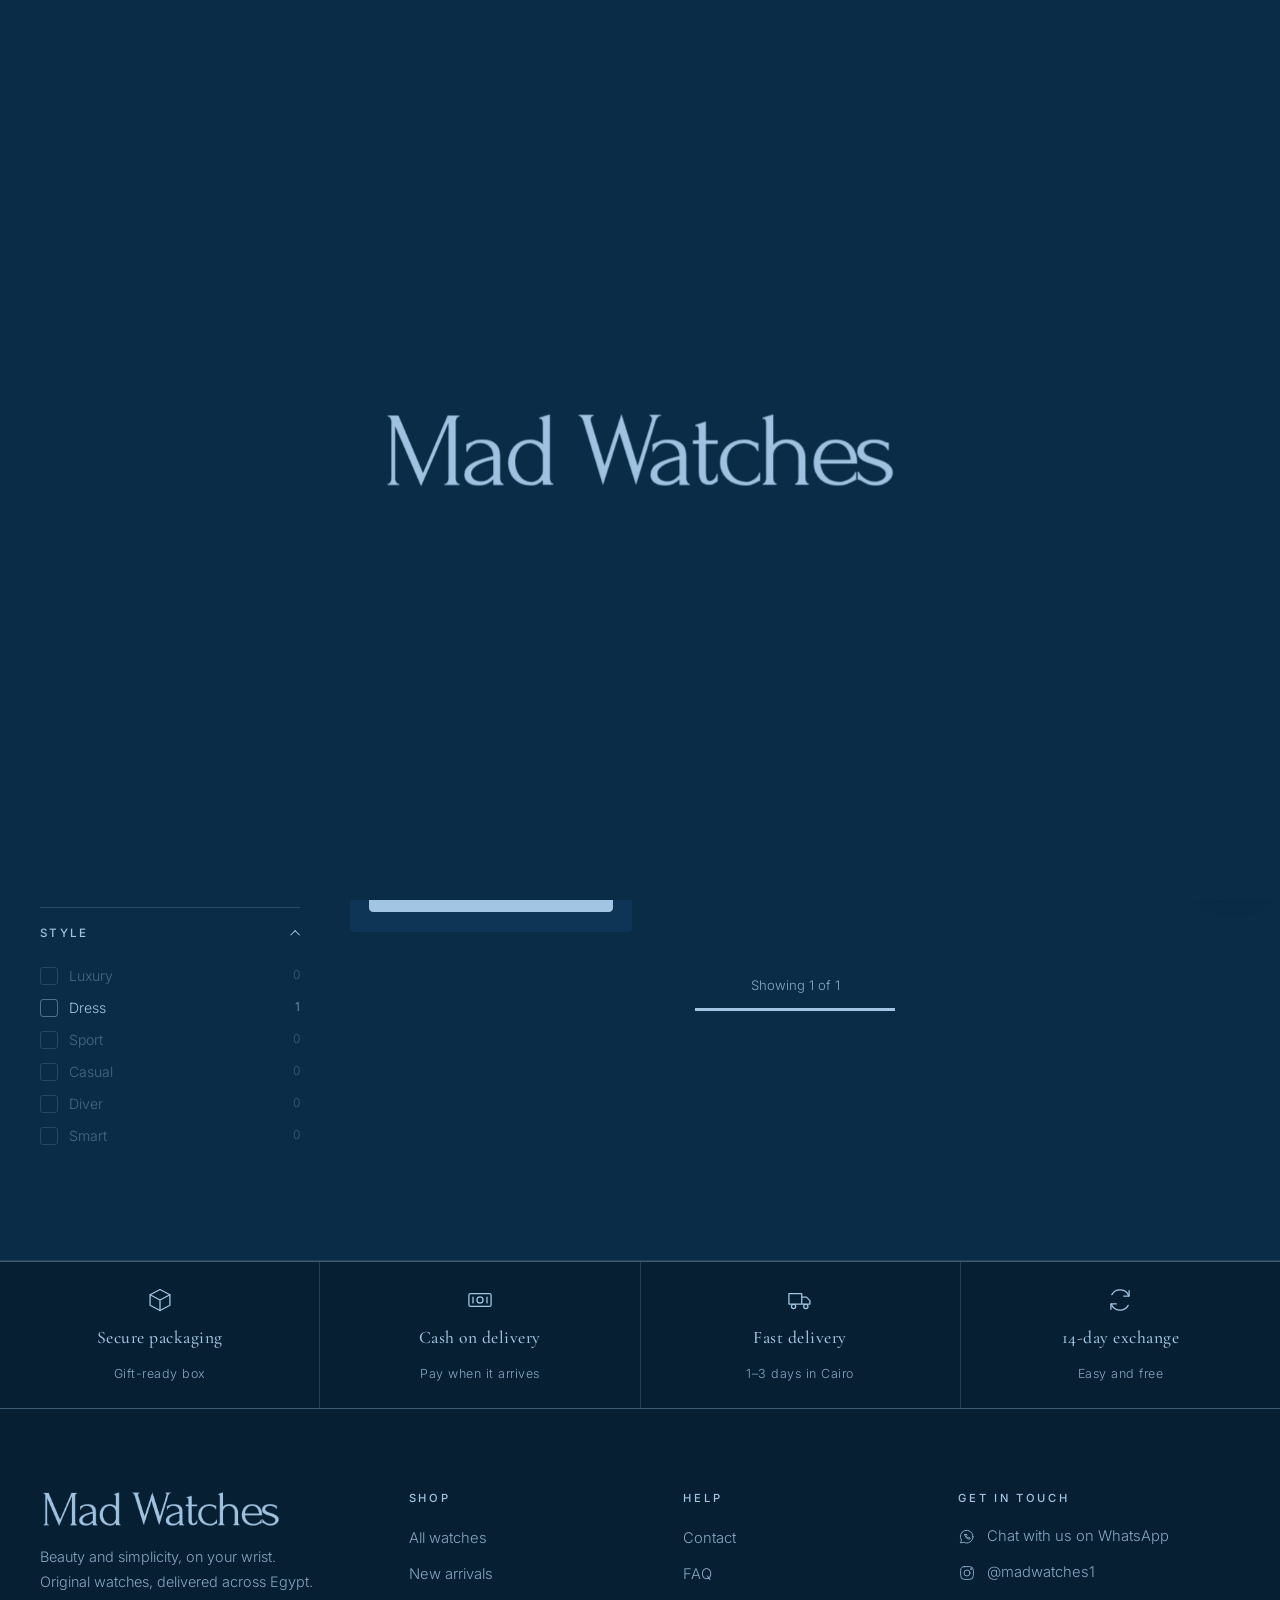
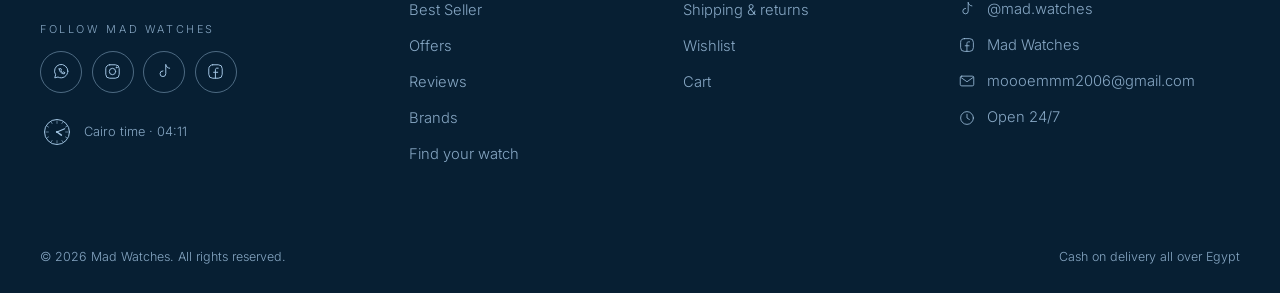
<file: products.html>
<!DOCTYPE html>
<html lang="en" dir="ltr">
<head>
  <meta charset="UTF-8" />
  <meta name="viewport" content="width=device-width, initial-scale=1.0" />
  <title>Shop All Watches | Mad Watches</title>
  <meta name="description" content="Browse original men's and women's watches. Filter by brand, price, style, strap, movement and size. Cash on delivery across Egypt." />
  <meta name="theme-color" content="#0A2C47" />
  <link rel="canonical" href="https://example.com/products.html" />

  <!-- Icons (made from the logo) -->
  <link rel="icon" href="favicon.ico" sizes="48x48" />
  <link rel="icon" href="images/favicon-32.png" type="image/png" sizes="32x32" />
  <link rel="apple-touch-icon" href="images/apple-touch-icon.png" />
  <link rel="manifest" href="site.webmanifest" />

  <!-- Link previews (WhatsApp, Facebook, Instagram, X). Replace https://example.com with your domain. -->
  <meta property="og:type" content="website" />
  <meta property="og:site_name" content="Mad Watches" />
  <meta property="og:title" content="Shop All Watches | Mad Watches" />
  <meta property="og:description" content="Browse original men's and women's watches. Filter by brand, price, style, strap, movement and size. Cash on delivery across Egypt." />
  <meta property="og:url" content="https://example.com/products.html" />
  <meta property="og:image" content="https://example.com/images/og-image.jpg" />
  <meta property="og:image:width" content="1200" />
  <meta property="og:image:height" content="630" />
  <meta property="og:image:alt" content="Mad Watches" />
  <meta property="og:locale" content="en_US" />
  <meta property="og:locale:alternate" content="ar_EG" />
  <meta name="twitter:card" content="summary_large_image" />
  <meta name="twitter:title" content="Shop All Watches | Mad Watches" />
  <meta name="twitter:description" content="Browse original men's and women's watches. Filter by brand, price, style, strap, movement and size. Cash on delivery across Egypt." />
  <meta name="twitter:image" content="https://example.com/images/og-image.jpg" />

  <!-- Language (English/Arabic) + intro, set before the page is drawn. Same logic as js/i18n.js -->
  <script>
    (function () {
      var html = document.documentElement, lang, seen = true;
      try { lang = localStorage.getItem("madwatches-lang"); } catch (e) {}
      if (lang !== "ar" && lang !== "en") lang = /^ar\b/i.test(navigator.language || "") ? "ar" : "en";
      html.lang = lang;
      html.dir = lang === "ar" ? "rtl" : "ltr";
      html.className += " js";
      try { seen = !!sessionStorage.getItem("madwatches-intro"); } catch (e) {}
      if (!seen && !window.matchMedia("(prefers-reduced-motion: reduce)").matches) html.className += " intro-pending";
      // Preload only the fonts this language uses (stored in /fonts)
      var fonts = lang === "ar" ? ["cairo-arabic", "cairo-latin"] : ["cormorant-garamond-latin", "inter-latin"];
      fonts.forEach(function (name) {
        var font = document.createElement("link");
        font.rel = "preload"; font.as = "font"; font.type = "font/woff2"; font.crossOrigin = "anonymous";
        font.href = "fonts/" + name + ".woff2";
        document.head.appendChild(font);
      });
    })();
  </script>

  <link rel="stylesheet" href="css/style.css" />
  <link rel="stylesheet" href="css/pages.css" />
  <!-- Opened by double-clicking the file (no server)? Browsers block local fonts then, so load them from Google. -->
  <script>
    if (location.protocol === "file:") {
      var gf = document.createElement("link");
      gf.rel = "stylesheet";
      gf.href = "https://fonts.googleapis.com/css2?family=Cairo:wght@300..700&family=Cormorant+Garamond:ital,wght@0,300..600;1,300..400&family=Inter:wght@300..600&display=swap";
      document.head.appendChild(gf);
    }
  </script>
</head>
<body data-page="shop">

  <!-- Navbar: filled by js/layout.js (the same on every page) -->
  <header id="siteHeader" class="site-header"></header>

  <main id="main" class="page">

    <!-- Page title (changes to the brand name when one brand is selected) -->
    <section class="page-head page-head--compact">
      <div class="container">
        <nav class="breadcrumbs" data-i18n-attr="aria-label:crumb.label" aria-label="Breadcrumb">
          <ol id="shopCrumbs"><li><a href="index.html" data-i18n="nav.home">Home</a></li><li aria-current="page" data-i18n="nav.shop">Shop</li></ol>
        </nav>
        <p class="eyebrow"><span class="eyebrow__num" lang="en">I</span><span data-i18n="shop.eyebrow">The Collection</span></p>
        <h1 class="title" id="shopTitle" data-i18n="shop.title">Shop all watches</h1>
        <p class="lead" id="shopLead" hidden></p>
      </div>
    </section>

    <!-- Shop: filters on the left (a drawer on phones), products on the right -->
    <div class="container shop">

      <aside class="filters" id="filters" data-i18n-attr="aria-label:shop.filters" aria-label="Filters">
        <div class="filters__backdrop" data-close-filters></div>
        <div class="filters__panel">
          <div class="filters__head">
            <h2 class="filters__title" data-i18n="shop.filters">Filters</h2>
            <button class="icon-btn filters__close" type="button" data-close-filters data-i18n-attr="aria-label:common.close" aria-label="Close"><svg class="icon" viewBox="0 0 24 24" aria-hidden="true"><path d="M6 6l12 12M18 6 6 18"/></svg></button>
          </div>
          <!-- filter groups are created by js/pages/shop.js -->
          <form class="filters__body" id="filterForm" role="search" onsubmit="return false"></form>
          <div class="filters__foot">
            <button class="btn btn--ghost btn--small" type="button" data-clear-filters data-i18n="shop.clearAll">Clear all</button>
            <button class="btn btn--small" type="button" data-close-filters id="filtersApply"></button>
          </div>
        </div>
      </aside>

      <section class="shop__main" aria-labelledby="resultCount">
        <div class="shop__bar">
          <button class="btn btn--ghost btn--small shop__filter-btn" type="button" id="openFilters" aria-controls="filters" aria-expanded="false">
            <svg class="icon" viewBox="0 0 24 24" aria-hidden="true"><path d="M4 6h16M7 12h10M10 18h4"/></svg><span data-i18n="shop.filters">Filters</span><span class="shop__filter-count" id="filterCount"></span>
          </button>
          <h2 class="shop__count" id="resultCount" aria-live="polite"></h2>
          <div class="shop__tools">
            <label class="visually-hidden" for="sortSelect" data-i18n="shop.sort">Sort by</label>
            <select class="input shop__sort" id="sortSelect"></select>
            <div class="view-toggle" role="group" data-i18n-attr="aria-label:shop.columns" aria-label="Columns">
              <button type="button" data-cols="2" aria-label="2"><svg class="icon" viewBox="0 0 24 24" aria-hidden="true"><rect x="4" y="4" width="7" height="16"/><rect x="13" y="4" width="7" height="16"/></svg></button>
              <button type="button" data-cols="3" aria-label="3"><svg class="icon" viewBox="0 0 24 24" aria-hidden="true"><rect x="3" y="4" width="5" height="16"/><rect x="9.5" y="4" width="5" height="16"/><rect x="16" y="4" width="5" height="16"/></svg></button>
              <button type="button" data-cols="4" aria-label="4"><svg class="icon" viewBox="0 0 24 24" aria-hidden="true"><rect x="2.5" y="4" width="3.8" height="16"/><rect x="7.4" y="4" width="3.8" height="16"/><rect x="12.3" y="4" width="3.8" height="16"/><rect x="17.2" y="4" width="3.8" height="16"/></svg></button>
            </div>
          </div>
        </div>

        <div class="active-chips" id="activeChips"></div>

        <!-- Product grid (grey placeholders until the products are drawn) -->
        <div class="grid shop__grid" id="shopGrid" data-cols="3">
          <div class="skeleton-card" aria-hidden="true"><div class="skeleton skeleton-card__img"></div><div class="skeleton skeleton-line"></div><div class="skeleton skeleton-line"></div></div>
          <div class="skeleton-card" aria-hidden="true"><div class="skeleton skeleton-card__img"></div><div class="skeleton skeleton-line"></div><div class="skeleton skeleton-line"></div></div>
          <div class="skeleton-card" aria-hidden="true"><div class="skeleton skeleton-card__img"></div><div class="skeleton skeleton-line"></div><div class="skeleton skeleton-line"></div></div>
        </div>

        <!-- Load more -->
        <div class="shop__more" id="loadMoreBox">
          <p class="shop__showing" id="showingText"></p>
          <div class="shop__progress" aria-hidden="true"><span id="showingBar"></span></div>
          <button class="btn btn--ghost" type="button" id="loadMore" data-i18n="shop.loadMore">Load more</button>
        </div>

        <!-- No results -->
        <div class="empty" id="noResults" hidden>
          <svg class="icon" viewBox="0 0 24 24" aria-hidden="true"><circle cx="12" cy="12" r="8.5"/><path d="M12 4.5v1.5M12 18v1.5M4.5 12H6M18 12h1.5M12 12l-2.6-2.8M12 12l4.2-2.4"/></svg>
          <p class="empty__title" data-i18n="shop.noResultsTitle">No watches match these filters</p>
          <p class="lead" data-i18n="shop.noResultsText">Try removing a filter or widening the price range.</p>
          <div class="cta__actions">
            <button class="btn" type="button" data-clear-filters data-i18n="shop.clearAll">Clear all</button>
            <button class="btn btn--ghost" type="button" data-open-quiz data-i18n="home.findWatch">Find your watch</button>
          </div>
        </div>
      </section>
    </div>

  </main>

  <!-- Footer: filled by js/layout.js -->
  <footer id="siteFooter" class="site-footer"></footer>

  <!-- Scripts: data → text → shared → this page (defer = run in this order once the page is read) -->
  <script src="js/products.js" defer></script>
  <script src="js/i18n.js" defer></script>
  <script src="js/main.js" defer></script>
  <script src="js/cart.js" defer></script>
  <script src="js/wishlist.js" defer></script>
  <script src="js/layout.js" defer></script>
  <script src="js/filters.js" defer></script>
  <script src="js/quiz.js" defer></script>
  <script src="js/pages/shop.js" defer></script>
</body>
</html>
</file>
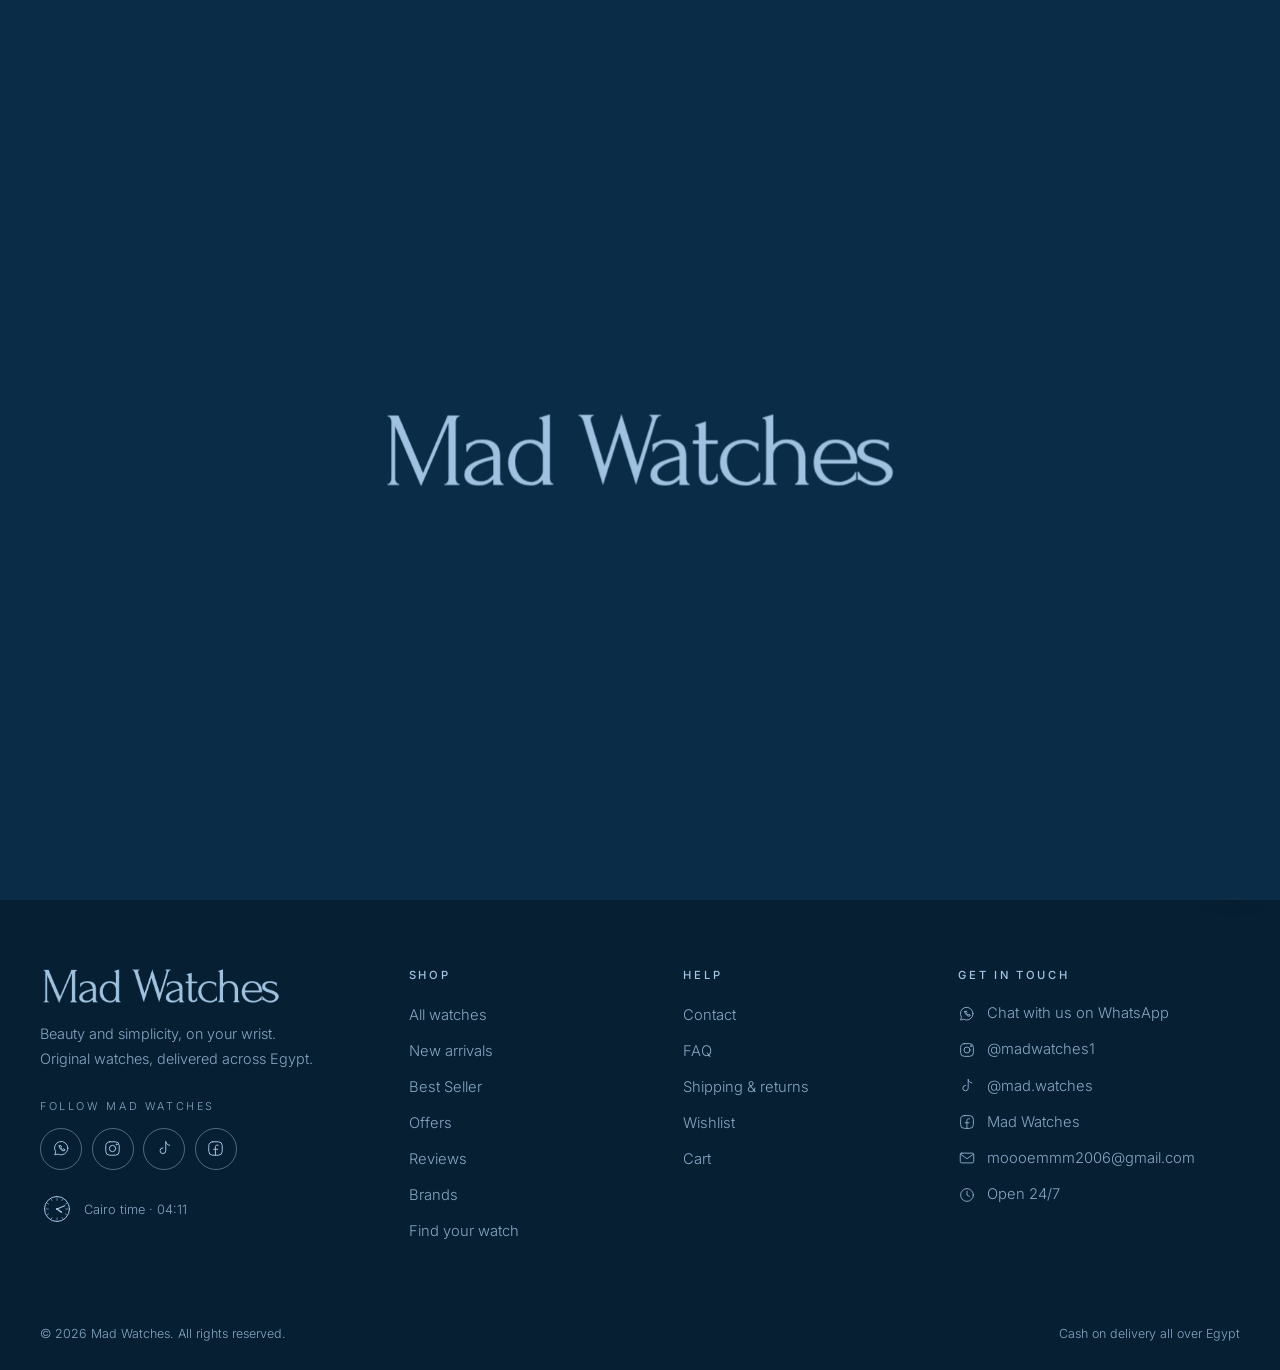
<file: reviews.html>
<!DOCTYPE html>
<html lang="en" dir="ltr">
<head>
  <meta charset="UTF-8" />
  <meta name="viewport" content="width=device-width, initial-scale=1.0" />
  <title>Customer Reviews | Mad Watches</title>
  <meta name="description" content="Real reviews from Mad Watches customers." />
  <meta name="theme-color" content="#0A2C47" />
  <link rel="canonical" href="https://example.com/reviews.html" />

  <!-- Icons (made from the logo) -->
  <link rel="icon" href="favicon.ico" sizes="48x48" />
  <link rel="icon" href="images/favicon-32.png" type="image/png" sizes="32x32" />
  <link rel="apple-touch-icon" href="images/apple-touch-icon.png" />
  <link rel="manifest" href="site.webmanifest" />

  <!-- Link previews (WhatsApp, Facebook, Instagram, X). Replace https://example.com with your domain. -->
  <meta property="og:type" content="website" />
  <meta property="og:site_name" content="Mad Watches" />
  <meta property="og:title" content="Customer Reviews | Mad Watches" />
  <meta property="og:description" content="Real reviews from Mad Watches customers." />
  <meta property="og:url" content="https://example.com/reviews.html" />
  <meta property="og:image" content="https://example.com/images/og-image.jpg" />
  <meta property="og:image:width" content="1200" />
  <meta property="og:image:height" content="630" />
  <meta property="og:image:alt" content="Mad Watches" />
  <meta property="og:locale" content="en_US" />
  <meta property="og:locale:alternate" content="ar_EG" />
  <meta name="twitter:card" content="summary_large_image" />
  <meta name="twitter:title" content="Customer Reviews | Mad Watches" />
  <meta name="twitter:description" content="Real reviews from Mad Watches customers." />
  <meta name="twitter:image" content="https://example.com/images/og-image.jpg" />

  <!-- Language (English/Arabic) + intro, set before the page is drawn. Same logic as js/i18n.js -->
  <script>
    (function () {
      var html = document.documentElement, lang, seen = true;
      try { lang = localStorage.getItem("madwatches-lang"); } catch (e) {}
      if (lang !== "ar" && lang !== "en") lang = /^ar\b/i.test(navigator.language || "") ? "ar" : "en";
      html.lang = lang;
      html.dir = lang === "ar" ? "rtl" : "ltr";
      html.className += " js";
      try { seen = !!sessionStorage.getItem("madwatches-intro"); } catch (e) {}
      if (!seen && !window.matchMedia("(prefers-reduced-motion: reduce)").matches) html.className += " intro-pending";
      // Preload only the fonts this language uses (stored in /fonts)
      var fonts = lang === "ar" ? ["cairo-arabic", "cairo-latin"] : ["cormorant-garamond-latin", "inter-latin"];
      fonts.forEach(function (name) {
        var font = document.createElement("link");
        font.rel = "preload"; font.as = "font"; font.type = "font/woff2"; font.crossOrigin = "anonymous";
        font.href = "fonts/" + name + ".woff2";
        document.head.appendChild(font);
      });
    })();
  </script>

  <link rel="stylesheet" href="css/style.css" />
  <link rel="stylesheet" href="css/pages.css" />
  <!-- Opened by double-clicking the file (no server)? Browsers block local fonts then, so load them from Google. -->
  <script>
    if (location.protocol === "file:") {
      var gf = document.createElement("link");
      gf.rel = "stylesheet";
      gf.href = "https://fonts.googleapis.com/css2?family=Cairo:wght@300..700&family=Cormorant+Garamond:ital,wght@0,300..600;1,300..400&family=Inter:wght@300..600&display=swap";
      document.head.appendChild(gf);
    }
  </script>
</head>
<body data-page="reviews">

  <!-- Navbar: filled by js/layout.js (the same on every page) -->
  <header id="siteHeader" class="site-header"></header>

  <main id="main" class="page">

    <section class="page-head">
      <div class="container">
        <nav class="breadcrumbs" data-i18n-attr="aria-label:crumb.label" aria-label="Breadcrumb">
          <ol><li><a href="index.html" data-i18n="nav.home">Home</a></li><li aria-current="page" data-i18n="nav.reviews">Reviews</li></ol>
        </nav>
        <p class="eyebrow"><span class="eyebrow__num" lang="en">I</span><span data-i18n="reviews.eyebrow">Customers</span></p>
        <h1 class="title" data-i18n="reviews.title">What our customers say</h1>
        <p class="lead" data-i18n="reviews.pageText">Real customers, real watches. See what they say about Mad Watches.</p>
        <div class="ticks" aria-hidden="true"></div>
      </div>
    </section>

    <!-- The reviews highlight button (STORE.reviewsHighlight) + optional review video (STORE.reviewVideo) -->
    <section class="section" aria-label="Customer reviews">
      <div class="container">
        <div class="real-reviews" data-real-reviews></div>
      </div>
    </section>

  </main>

  <!-- Footer: filled by js/layout.js -->
  <footer id="siteFooter" class="site-footer"></footer>

  <!-- Scripts: data → text → shared → this page (defer = run in this order once the page is read) -->
  <script src="js/products.js" defer></script>
  <script src="js/i18n.js" defer></script>
  <script src="js/main.js" defer></script>
  <script src="js/cart.js" defer></script>
  <script src="js/wishlist.js" defer></script>
  <script src="js/layout.js" defer></script>
  <script src="js/pages/reviews.js" defer></script>
</body>
</html>
</file>
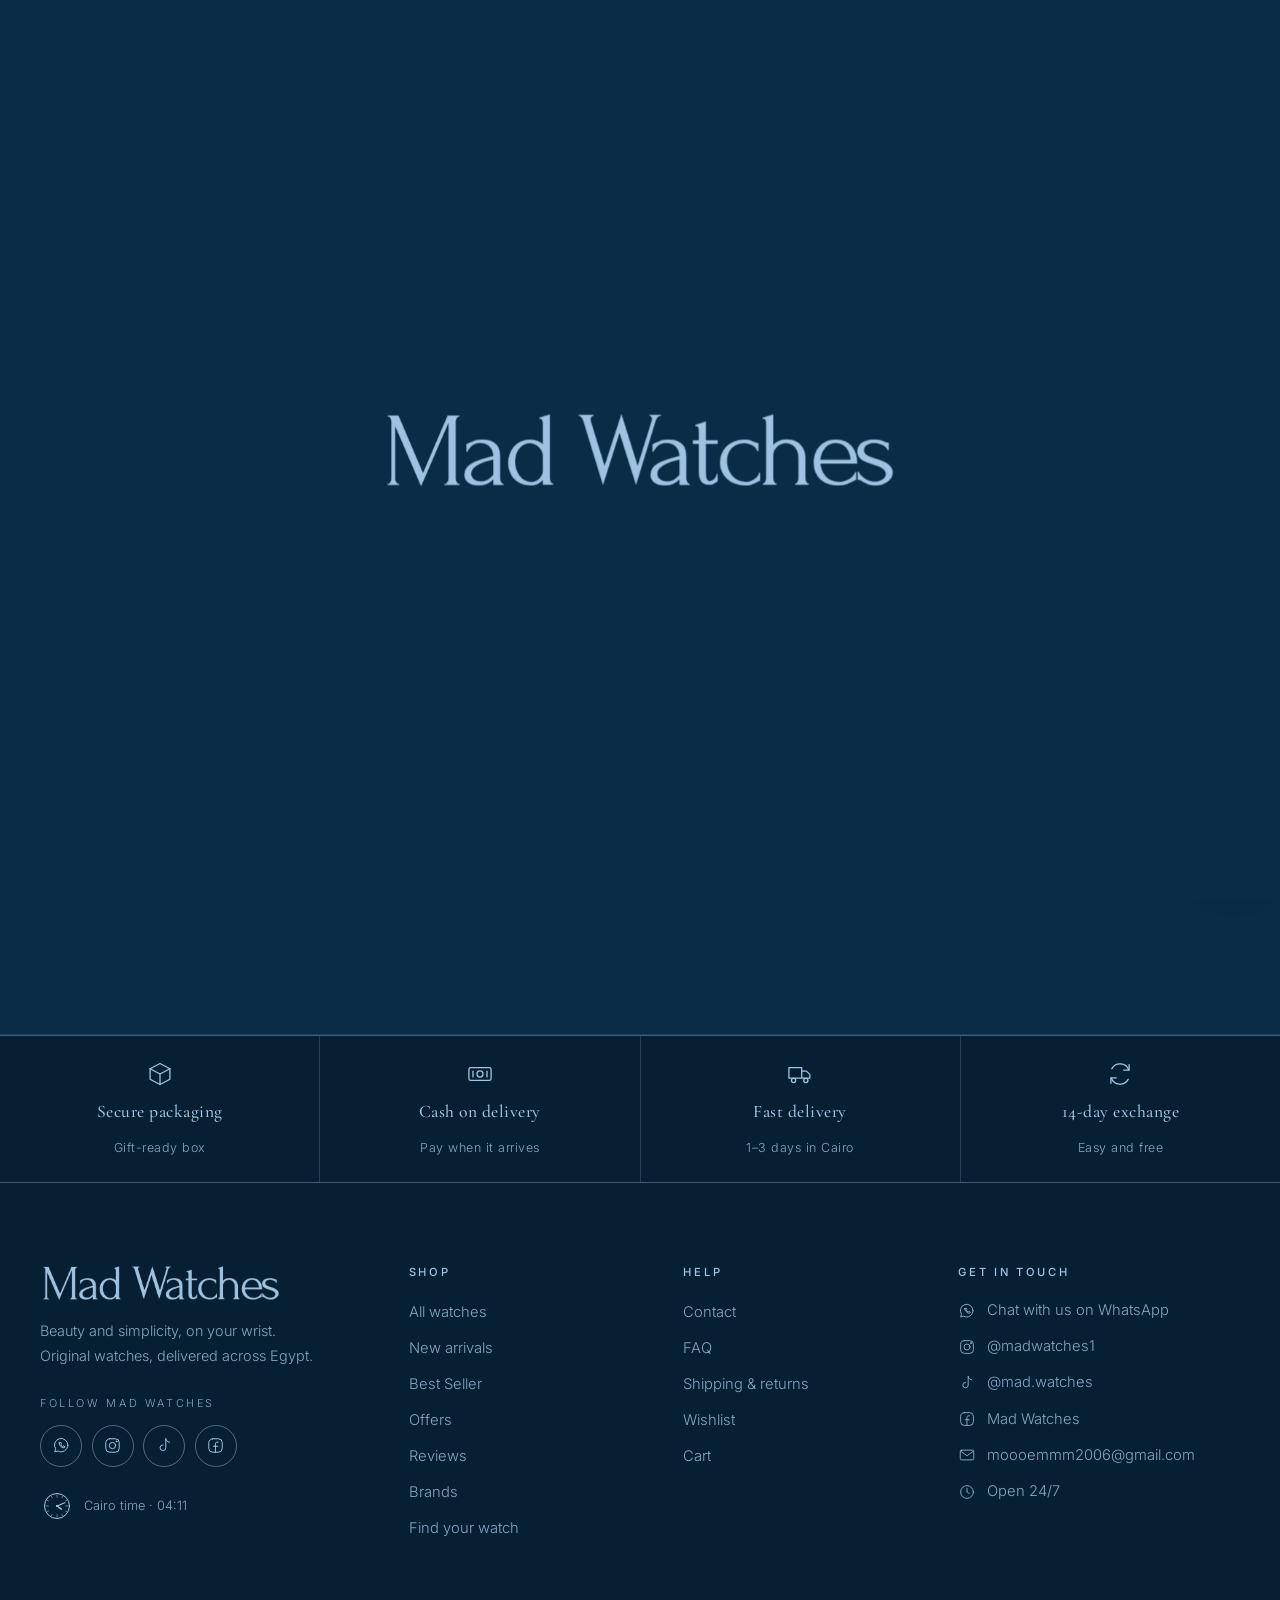
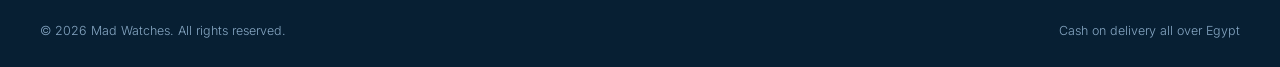
<file: wishlist.html>
<!DOCTYPE html>
<html lang="en" dir="ltr">
<head>
  <meta charset="UTF-8" />
  <meta name="viewport" content="width=device-width, initial-scale=1.0" />
  <title>Your Wishlist | Mad Watches</title>
  <meta name="description" content="The watches you saved at Mad Watches." />
  <meta name="theme-color" content="#0A2C47" />
  <meta name="robots" content="noindex, follow" />
  <link rel="canonical" href="https://example.com/wishlist.html" />

  <!-- Icons (made from the logo) -->
  <link rel="icon" href="favicon.ico" sizes="48x48" />
  <link rel="icon" href="images/favicon-32.png" type="image/png" sizes="32x32" />
  <link rel="apple-touch-icon" href="images/apple-touch-icon.png" />
  <link rel="manifest" href="site.webmanifest" />

  <!-- Link previews (WhatsApp, Facebook, Instagram, X). Replace https://example.com with your domain. -->
  <meta property="og:type" content="website" />
  <meta property="og:site_name" content="Mad Watches" />
  <meta property="og:title" content="Your Wishlist | Mad Watches" />
  <meta property="og:description" content="The watches you saved at Mad Watches." />
  <meta property="og:url" content="https://example.com/wishlist.html" />
  <meta property="og:image" content="https://example.com/images/og-image.jpg" />
  <meta property="og:image:width" content="1200" />
  <meta property="og:image:height" content="630" />
  <meta property="og:image:alt" content="Mad Watches" />
  <meta property="og:locale" content="en_US" />
  <meta property="og:locale:alternate" content="ar_EG" />
  <meta name="twitter:card" content="summary_large_image" />
  <meta name="twitter:title" content="Your Wishlist | Mad Watches" />
  <meta name="twitter:description" content="The watches you saved at Mad Watches." />
  <meta name="twitter:image" content="https://example.com/images/og-image.jpg" />

  <!-- Language (English/Arabic) + intro, set before the page is drawn. Same logic as js/i18n.js -->
  <script>
    (function () {
      var html = document.documentElement, lang, seen = true;
      try { lang = localStorage.getItem("madwatches-lang"); } catch (e) {}
      if (lang !== "ar" && lang !== "en") lang = /^ar\b/i.test(navigator.language || "") ? "ar" : "en";
      html.lang = lang;
      html.dir = lang === "ar" ? "rtl" : "ltr";
      html.className += " js";
      try { seen = !!sessionStorage.getItem("madwatches-intro"); } catch (e) {}
      if (!seen && !window.matchMedia("(prefers-reduced-motion: reduce)").matches) html.className += " intro-pending";
      // Preload only the fonts this language uses (stored in /fonts)
      var fonts = lang === "ar" ? ["cairo-arabic", "cairo-latin"] : ["cormorant-garamond-latin", "inter-latin"];
      fonts.forEach(function (name) {
        var font = document.createElement("link");
        font.rel = "preload"; font.as = "font"; font.type = "font/woff2"; font.crossOrigin = "anonymous";
        font.href = "fonts/" + name + ".woff2";
        document.head.appendChild(font);
      });
    })();
  </script>

  <link rel="stylesheet" href="css/style.css" />
  <link rel="stylesheet" href="css/pages.css" />
  <!-- Opened by double-clicking the file (no server)? Browsers block local fonts then, so load them from Google. -->
  <script>
    if (location.protocol === "file:") {
      var gf = document.createElement("link");
      gf.rel = "stylesheet";
      gf.href = "https://fonts.googleapis.com/css2?family=Cairo:wght@300..700&family=Cormorant+Garamond:ital,wght@0,300..600;1,300..400&family=Inter:wght@300..600&display=swap";
      document.head.appendChild(gf);
    }
  </script>
</head>
<body data-page="wishlist">

  <!-- Navbar: filled by js/layout.js (the same on every page) -->
  <header id="siteHeader" class="site-header"></header>

  <main id="main" class="page">

    <section class="page-head">
      <div class="container">
        <nav class="breadcrumbs" data-i18n-attr="aria-label:crumb.label" aria-label="Breadcrumb">
          <ol><li><a href="index.html" data-i18n="nav.home">Home</a></li><li aria-current="page" data-i18n="nav.wishlist">Wishlist</li></ol>
        </nav>
        <p class="eyebrow"><span class="eyebrow__num" lang="en">I</span><span data-i18n="wishlist.eyebrow">Saved</span></p>
        <h1 class="title" data-i18n="wishlist.title">Your wishlist</h1>
        <p class="lead" data-i18n="wishlist.text">Watches you've saved, kept on this device.</p>
        <div class="ticks" aria-hidden="true"></div>
      </div>
    </section>

    <section class="section" aria-labelledby="wishCount">
      <div class="container">
        <div class="toolbar" id="wishToolbar">
          <h2 class="toolbar__count" id="wishCount"></h2>
          <div class="toolbar__actions">
            <button class="btn btn--small" type="button" id="wishAddAll"><svg class="icon" viewBox="0 0 24 24" aria-hidden="true"><path d="M5.5 8h13l-1 12.5h-11L5.5 8Z"/><path d="M9 8a3 3 0 0 1 6 0"/></svg><span data-i18n="wishlist.addAll">Add all to cart</span></button>
            <a class="btn btn--small btn--ghost" id="wishShare" href="https://wa.me/201096452755" target="_blank" rel="noopener noreferrer"><svg class="icon" viewBox="0 0 24 24" aria-hidden="true"><path d="M20 11.6a8.4 8.4 0 0 1-12.4 7.4L3.5 20l1.1-3.9A8.4 8.4 0 1 1 20 11.6Z"/><path d="M9 8.6c0 3.4 3 6.4 6.4 6.4l1-1.5-2-1-1 .8a4.4 4.4 0 0 1-2.2-2.2l.8-1-1-2-1.5 1Z"/></svg><span data-i18n="wishlist.share">Share on WhatsApp</span></a>
            <button class="link" type="button" id="wishClear" data-i18n="wishlist.clear">Clear wishlist</button>
          </div>
        </div>
        <div class="grid grid--4" id="wishGrid"></div>
        <div class="empty" id="wishEmpty" hidden>
          <svg class="icon" viewBox="0 0 24 24" aria-hidden="true"><path class="icon-heart" d="M12 20s-7.5-4.6-7.5-10.1A4.3 4.3 0 0 1 12 7.4a4.3 4.3 0 0 1 7.5 2.5C19.5 15.4 12 20 12 20Z"/></svg>
          <p class="empty__title" data-i18n="wishlist.emptyTitle">Your wishlist is empty</p>
          <p class="lead" data-i18n="wishlist.emptyText">Tap the heart on any watch to save it here.</p>
          <a class="btn" href="products.html" data-i18n="cart.emptyButton">Start shopping</a>
        </div>
      </div>
    </section>

  </main>

  <!-- Footer: filled by js/layout.js -->
  <footer id="siteFooter" class="site-footer"></footer>

  <!-- Scripts: data → text → shared → this page (defer = run in this order once the page is read) -->
  <script src="js/products.js" defer></script>
  <script src="js/i18n.js" defer></script>
  <script src="js/main.js" defer></script>
  <script src="js/cart.js" defer></script>
  <script src="js/wishlist.js" defer></script>
  <script src="js/layout.js" defer></script>
  <script src="js/pages/wishlist-page.js" defer></script>
</body>
</html>
</file>
<file: css/style.css>
/* =========================================================================
   MAD WATCHES — CORE STYLES (used on every page)
   -------------------------------------------------------------------------
   Colors, fonts and the "line-art" look come from the logo:
   navy background, soft ice-blue lettering, thin lines, dial tick marks.

   Contents
     0.  Fonts
     1.  Theme variables  ← change colors / fonts here
     2.  Base / reset
     3.  Typography + line-art decorations (ticks, roman numerals, dial bullets)
     4.  Buttons, chips, badges, form fields
     5.  Announcement bar + navbar + search panel + mobile menu
     6.  Footer + trust badges + back-to-top
     7.  Product card (+ price, discount badge, ribbon, stars)
     8.  Modals (quick view, compare, lightbox, quiz) + drawers
     9.  Toasts, loader, skeletons
     10. Intro animation + page transitions
     11. Arabic / right-to-left
     12. Scroll reveal + keyframes
     13. Reduced motion
   Page-specific styles are in css/pages.css
   ========================================================================= */


/* -------------------------------------------------------------------------
   0. FONTS (stored in /fonts, variable = one file covers every weight)
   ------------------------------------------------------------------------- */
@font-face {
  font-family: "Cormorant Garamond";
  font-style: normal;
  font-weight: 300 700;
  font-display: swap;
  src: url("../fonts/cormorant-garamond-latin.woff2") format("woff2");
  unicode-range: U+0000-00FF, U+0131, U+0152-0153, U+02BB-02BC, U+02C6, U+02DA, U+02DC, U+2000-206F, U+20AC, U+2122, U+2212;
}

@font-face {
  font-family: "Cormorant Garamond";
  font-style: italic;
  font-weight: 300 700;
  font-display: swap;
  src: url("../fonts/cormorant-garamond-italic-latin.woff2") format("woff2");
  unicode-range: U+0000-00FF, U+0131, U+0152-0153, U+02BB-02BC, U+02C6, U+02DA, U+02DC, U+2000-206F, U+20AC, U+2122, U+2212;
}

@font-face {
  font-family: "Inter";
  font-style: normal;
  font-weight: 100 900;
  font-display: swap;
  src: url("../fonts/inter-latin.woff2") format("woff2");
  unicode-range: U+0000-00FF, U+0131, U+0152-0153, U+02BB-02BC, U+02C6, U+02DA, U+02DC, U+2000-206F, U+20AC, U+2122, U+2212;
}

@font-face {
  font-family: "Cairo";
  font-style: normal;
  font-weight: 200 1000;
  font-display: swap;
  src: url("../fonts/cairo-arabic.woff2") format("woff2");
  unicode-range: U+0600-06FF, U+0750-077F, U+0870-088E, U+0890-0891, U+0897-08E1, U+08E3-08FF, U+200C-200E, U+2010-2011, U+204F, U+2E41, U+FB50-FDFF, U+FE70-FE74, U+FE76-FEFC;
}

@font-face {
  font-family: "Cairo";
  font-style: normal;
  font-weight: 200 1000;
  font-display: swap;
  src: url("../fonts/cairo-latin.woff2") format("woff2");
  unicode-range: U+0000-00FF, U+0131, U+0152-0153, U+02BB-02BC, U+02C6, U+02DA, U+02DC, U+2000-206F, U+20AC, U+2122, U+2212;
}


/* -------------------------------------------------------------------------
   1. THEME VARIABLES (sampled from images/logo-new.jpg)
   ------------------------------------------------------------------------- */
:root {
  /* Navy (logo background) */
  --color-navy:        #0A2C47;   /* main background */
  --color-navy-deep:   #071F33;   /* alternate sections, footer */
  --color-navy-soft:   #0E3556;   /* cards, panels */
  --color-navy-raised: #133F65;   /* hover / inputs */

  /* Ice blue (logo lettering) */
  --color-ice:         #A2C5E3;   /* main text + lines */
  --color-ice-bright:  #BAD9F6;   /* highlights */
  --color-white:       #F3F8FD;   /* strongest text (prices) */
  --color-muted:  rgba(162, 197, 227, 0.82);  /* softer text (4.5:1 contrast or more) */
  --color-line:   rgba(162, 197, 227, 0.2);   /* hairlines */
  --color-line-strong: rgba(162, 197, 227, 0.45);
  --color-glow:   rgba(162, 197, 227, 0.14);

  /* Status colors (soft, to stay calm on navy) */
  --color-success: #95D8B4;
  --color-warning: #F2D49B;
  --color-danger:  #F2B6B6;

  /* Fonts (Arabic font is set in section 11) */
  --font-heading: "Cormorant Garamond", "Times New Roman", serif;
  --font-body:    "Inter", system-ui, -apple-system, "Segoe UI", sans-serif;
  --font-arabic:  "Cairo", "Segoe UI", Tahoma, sans-serif;

  /* Sizes */
  --announce-h: 34px;
  --nav-h: 72px;
  --header-h: calc(var(--announce-h) + var(--nav-h));
  --radius: 4px;
  --container: 1240px;
  --ease: cubic-bezier(0.2, 0.65, 0.3, 1);

  /* Small line-art icons used as backgrounds (colors are the ice blue) */
  --icon-dial: url("data:image/svg+xml,%3Csvg xmlns='http://www.w3.org/2000/svg' viewBox='0 0 20 20' fill='none' stroke='%23A2C5E3' stroke-width='1.2' stroke-linecap='round'%3E%3Ccircle cx='10' cy='10' r='8.4'/%3E%3Cpath d='M10 3.2v1.3M10 15.5v1.3M3.2 10h1.3M15.5 10h1.3M10 10l-2.4-2.6M10 10l4-2.2'/%3E%3C/svg%3E");
}


/* -------------------------------------------------------------------------
   2. BASE / RESET
   ------------------------------------------------------------------------- */
*,
*::before,
*::after {
  box-sizing: border-box;
  margin: 0;
  padding: 0;
}

html {
  scroll-behavior: smooth;
  scroll-padding-top: calc(var(--header-h) + 12px);
  -webkit-text-size-adjust: 100%;
}

body {
  min-height: 100vh;
  display: flex;
  flex-direction: column;
  font-family: var(--font-body);
  font-weight: 300;
  font-size: 1rem;
  line-height: 1.7;
  color: var(--color-ice);
  background: var(--color-navy);
  -webkit-font-smoothing: antialiased;
  overflow-x: hidden;
}

main {
  flex: 1;
}

/* Pages without a full-screen hero start below the fixed header */
.page {
  padding-top: var(--header-h);
}

body.no-scroll {
  overflow: hidden;
}

img {
  display: block;
  max-width: 100%;
  height: auto;
}

a {
  color: inherit;
  text-decoration: none;
}

button,
input,
select,
textarea {
  font: inherit;
  color: inherit;
}

button {
  background: none;
  border: none;
  cursor: pointer;
}

ul,
ol {
  list-style: none;
}

[hidden] {
  display: none !important;
}

:focus-visible {
  outline: 1px solid var(--color-ice-bright);
  outline-offset: 3px;
}

::selection {
  background: var(--color-ice);
  color: var(--color-navy);
}

.container {
  width: 100%;
  max-width: var(--container);
  margin: 0 auto;
  padding: 0 1.25rem;
}

.section {
  padding: clamp(4.5rem, 9vw, 7.5rem) 0;
}

.section--alt {
  background: var(--color-navy-deep);
}

.section--tight {
  padding: clamp(3rem, 6vw, 4.5rem) 0;
}

.visually-hidden {
  position: absolute !important;
  width: 1px;
  height: 1px;
  overflow: hidden;
  clip: rect(0 0 0 0);
  white-space: nowrap;
}

/* Small "skip to content" link for keyboard users */
.skip-link {
  position: fixed;
  top: -100px;
  inset-inline-start: 1rem;
  z-index: 1000;
  padding: 0.6rem 1rem;
  color: var(--color-navy);
  background: var(--color-ice);
  border-radius: var(--radius);
}

.skip-link:focus {
  top: 1rem;
}


/* -------------------------------------------------------------------------
   3. TYPOGRAPHY + LINE-ART DECORATIONS
   ------------------------------------------------------------------------- */

/* Section heading: roman numeral · small label · big title · tick line */
.section-head {
  max-width: 640px;
  margin: 0 auto clamp(2.5rem, 5vw, 3.75rem);
  text-align: center;
}

.section-head--start {
  margin-inline: 0;
  text-align: start;
}

.eyebrow {
  display: inline-flex;
  align-items: center;
  gap: 0.75rem;
  margin-bottom: 0.9rem;
  font-size: 0.7rem;
  font-weight: 400;
  letter-spacing: 0.3em;
  text-transform: uppercase;
  color: var(--color-muted);
}

/* Roman numeral before the label: "IV ─ Offers" */
.eyebrow__num {
  font-family: var(--font-heading);
  font-size: 1rem;
  font-weight: 500;
  letter-spacing: 0.08em;
  color: var(--color-ice);
}

.eyebrow__num::after {
  content: "";
  display: inline-block;
  width: 26px;
  height: 1px;
  margin-inline-start: 0.75rem;
  vertical-align: middle;
  background: var(--color-line-strong);
}

.title {
  font-family: var(--font-heading);
  font-size: clamp(2.2rem, 4.8vw, 3.5rem);
  font-weight: 400;
  line-height: 1.1;
  color: var(--color-ice);
}

.title--sm {
  font-size: clamp(1.8rem, 3.4vw, 2.5rem);
}

.lead {
  margin-top: 1rem;
  color: var(--color-muted);
}

/* Minute-tick ruler: thin line with tick marks (like a watch bezel) */
.ticks {
  height: 12px;
  margin: 1.4rem auto 0;
  width: min(220px, 70%);
  background:
    linear-gradient(var(--color-line-strong), var(--color-line-strong)) center bottom / 100% 1px no-repeat,
    repeating-linear-gradient(90deg, var(--color-line-strong) 0 1px, transparent 1px 30px) left bottom / 100% 12px no-repeat,
    repeating-linear-gradient(90deg, var(--color-line) 0 1px, transparent 1px 6px) left bottom / 100% 6px no-repeat;
}

.section-head--start .ticks {
  margin-inline: 0;
}

/* Full-width hairline divider with a small dial in the middle */
.divider {
  position: relative;
  height: 1px;
  margin: 0 auto;
  max-width: var(--container);
  background: var(--color-line);
}

.divider::after {
  content: "";
  position: absolute;
  top: 50%;
  left: 50%;
  width: 22px;
  height: 22px;
  transform: translate(-50%, -50%);
  background: var(--color-navy) var(--icon-dial) center / 18px no-repeat;
  box-shadow: 0 0 0 8px var(--color-navy);
}

.section--alt .divider::after {
  background-color: var(--color-navy-deep);
  box-shadow: 0 0 0 8px var(--color-navy-deep);
}

/* List with small dial bullets */
.dial-list li {
  position: relative;
  padding-inline-start: 1.9rem;
  margin-bottom: 0.7rem;
}

.dial-list li::before {
  content: "";
  position: absolute;
  top: 0.32em;
  inset-inline-start: 0;
  width: 16px;
  height: 16px;
  background: var(--icon-dial) center / contain no-repeat;
}

/* Generic thin line icon (SVG inline) */
.icon {
  width: 22px;
  height: 22px;
  flex-shrink: 0;
  fill: none;
  stroke: currentColor;
  stroke-width: 1.3;
  stroke-linecap: round;
  stroke-linejoin: round;
}


/* -------------------------------------------------------------------------
   4. BUTTONS, CHIPS, BADGES, FORM FIELDS
   ------------------------------------------------------------------------- */
.btn {
  display: inline-flex;
  align-items: center;
  justify-content: center;
  gap: 0.55rem;
  min-height: 48px;
  padding: 0.85rem 2rem;
  font-size: 0.74rem;
  font-weight: 500;
  letter-spacing: 0.18em;
  text-transform: uppercase;
  white-space: nowrap;
  color: var(--color-navy);
  background: var(--color-ice);
  border: 1px solid var(--color-ice);
  border-radius: var(--radius);
  transition: background 0.35s var(--ease), color 0.35s var(--ease), border-color 0.35s, box-shadow 0.35s;
}

.btn:hover {
  color: var(--color-ice);
  background: transparent;
  box-shadow: 0 0 26px var(--color-glow);
}

.btn--ghost {
  color: var(--color-ice);
  background: transparent;
  border-color: var(--color-line-strong);
}

.btn--ghost:hover {
  color: var(--color-navy);
  background: var(--color-ice);
  border-color: var(--color-ice);
}

.btn--small {
  min-height: 40px;
  padding: 0.6rem 1rem;
  font-size: 0.66rem;
  letter-spacing: 0.14em;
}

.btn--block {
  width: 100%;
}

.btn .icon {
  width: 17px;
  height: 17px;
}

.btn:disabled,
.btn.is-disabled {
  opacity: 0.4;
  pointer-events: none;
}

/* Text link with a thin underline */
.link {
  display: inline-flex;
  align-items: center;
  gap: 0.4rem;
  font-size: 0.74rem;
  font-weight: 500;
  letter-spacing: 0.18em;
  text-transform: uppercase;
  border-bottom: 1px solid var(--color-line-strong);
  padding-bottom: 0.2rem;
  transition: border-color 0.3s, color 0.3s;
}

.link:hover {
  color: var(--color-ice-bright);
  border-color: var(--color-ice-bright);
}

/* Round icon button (heart, compare, close…) */
.icon-btn {
  position: relative;
  display: inline-grid;
  place-items: center;
  width: 42px;
  height: 42px;
  color: var(--color-ice);
  border-radius: 50%;
  transition: background 0.3s, color 0.3s, transform 0.3s var(--ease);
}

.icon-btn:hover {
  background: rgba(162, 197, 227, 0.08);
}

.icon-btn .icon {
  width: 21px;
  height: 21px;
}

/* little number badge on icons (cart / wishlist count) */
.count-badge {
  position: absolute;
  top: 3px;
  inset-inline-end: 1px;
  min-width: 17px;
  height: 17px;
  padding: 0 4px;
  font-size: 0.6rem;
  font-weight: 600;
  line-height: 17px;
  text-align: center;
  color: var(--color-navy);
  background: var(--color-ice);
  border-radius: 9px;
  transform: scale(0);
  transition: transform 0.3s var(--ease);
}

.count-badge.has-items {
  transform: scale(1);
}

.count-badge.bump {
  animation: bump 0.4s var(--ease);
}

/* Chips (filters, tags) */
.chip {
  display: inline-flex;
  align-items: center;
  gap: 0.4rem;
  min-height: 34px;
  padding: 0.35rem 0.95rem;
  font-size: 0.72rem;
  letter-spacing: 0.08em;
  color: var(--color-muted);
  border: 1px solid var(--color-line);
  border-radius: 999px;
  transition: color 0.3s, border-color 0.3s, background 0.3s;
}

.chip:hover {
  color: var(--color-ice);
  border-color: var(--color-line-strong);
}

.chip.is-active,
.chip[aria-pressed="true"] {
  color: var(--color-navy);
  background: var(--color-ice);
  border-color: var(--color-ice);
}

.chip .icon {
  width: 14px;
  height: 14px;
}

/* Discount badge "-25%" */
.badge {
  display: inline-flex;
  align-items: center;
  padding: 0.2rem 0.55rem;
  font-size: 0.68rem;
  font-weight: 600;
  letter-spacing: 0.06em;
  line-height: 1.4;
  color: var(--color-navy);
  background: var(--color-ice-bright);
  border-radius: 2px;
}

.badge--outline {
  color: var(--color-ice);
  background: rgba(10, 44, 71, 0.85);
  border: 1px solid var(--color-line-strong);
  font-weight: 500;
}

/* Form fields */
.field {
  margin-bottom: 1.1rem;
}

.field label,
.field__label {
  display: block;
  margin-bottom: 0.45rem;
  font-size: 0.72rem;
  letter-spacing: 0.14em;
  text-transform: uppercase;
  color: var(--color-muted);
}

.input,
.field input:not([type="checkbox"]):not([type="radio"]):not([type="range"]),
.field select,
.field textarea {
  width: 100%;
  min-height: 48px;
  padding: 0.75rem 0.9rem;
  font-size: 1rem;   /* 16px+ stops phones from zooming in */
  color: var(--color-white);
  background: rgba(162, 197, 227, 0.05);
  border: 1px solid var(--color-line);
  border-radius: var(--radius);
  transition: border-color 0.3s, background 0.3s;
}

.field textarea {
  min-height: 84px;
  resize: vertical;
}

.field select,
select.input {
  appearance: none;
  padding-inline-end: 2.4rem;
  background-image: linear-gradient(45deg, transparent 50%, var(--color-ice) 50%), linear-gradient(135deg, var(--color-ice) 50%, transparent 50%);
  background-position: calc(100% - 19px) 52%, calc(100% - 14px) 52%;
  background-size: 5px 5px;
  background-repeat: no-repeat;
}

[dir="rtl"] .field select,
[dir="rtl"] select.input {
  background-position: 14px 52%, 19px 52%;
}

select option {
  color: var(--color-navy);
  background: var(--color-white);
}

.input::placeholder,
.field input::placeholder,
.field textarea::placeholder {
  color: rgba(162, 197, 227, 0.45);
}

.input:focus,
.field input:focus,
.field select:focus,
.field textarea:focus {
  outline: none;
  border-color: var(--color-ice);
  background: rgba(162, 197, 227, 0.08);
}

.field [aria-invalid="true"] {
  border-color: var(--color-danger);
}

.field__error {
  margin-top: 0.35rem;
  font-size: 0.8rem;
  color: var(--color-danger);
}

.field__error:empty {
  display: none;
}

/* Custom checkbox / radio with a thin line look */
.check {
  display: flex;
  align-items: center;
  gap: 0.7rem;
  min-height: 34px;
  cursor: pointer;
  font-size: 0.9rem;
}

.check input {
  appearance: none;
  flex-shrink: 0;
  width: 18px;
  height: 18px;
  border: 1px solid var(--color-line-strong);
  border-radius: 3px;
  display: grid;
  place-items: center;
  transition: background 0.2s, border-color 0.2s;
  cursor: pointer;
}

.check input[type="radio"] {
  border-radius: 50%;
}

.check input:checked {
  background: var(--color-ice);
  border-color: var(--color-ice);
}

.check input:checked::after {
  content: "";
  width: 9px;
  height: 5px;
  border: solid var(--color-navy);
  border-width: 0 0 1.6px 1.6px;
  transform: translateY(-1px) rotate(-45deg);
}

.check input[type="radio"]:checked::after {
  width: 6px;
  height: 6px;
  border: none;
  border-radius: 50%;
  background: var(--color-navy);
  transform: none;
}

.check__count {
  margin-inline-start: auto;
  font-size: 0.75rem;
  color: var(--color-muted);
}

/* On/off switch */
.switch {
  display: flex;
  align-items: center;
  justify-content: space-between;
  gap: 1rem;
  min-height: 40px;
  cursor: pointer;
  font-size: 0.9rem;
}

.switch input {
  appearance: none;
  position: relative;
  flex-shrink: 0;
  width: 40px;
  height: 22px;
  border: 1px solid var(--color-line-strong);
  border-radius: 999px;
  cursor: pointer;
  transition: background 0.3s;
}

.switch input::after {
  content: "";
  position: absolute;
  top: 3px;
  inset-inline-start: 3px;
  width: 14px;
  height: 14px;
  border-radius: 50%;
  background: var(--color-ice);
  transition: transform 0.3s var(--ease);
}

.switch input:checked {
  background: var(--color-ice);
}

.switch input:checked::after {
  background: var(--color-navy);
  transform: translateX(18px);
}

[dir="rtl"] .switch input:checked::after {
  transform: translateX(-18px);
}

/* Quantity control: − 1 + */
.qty {
  display: inline-flex;
  align-items: center;
  border: 1px solid var(--color-line);
  border-radius: var(--radius);
}

.qty button {
  width: 40px;
  height: 40px;
  font-size: 1.05rem;
  transition: background 0.3s, opacity 0.3s;
}

.qty button:hover {
  background: rgba(162, 197, 227, 0.08);
}

.qty button:disabled {
  opacity: 0.3;
  pointer-events: none;
}

.qty output,
.qty span {
  min-width: 34px;
  text-align: center;
  color: var(--color-white);
}

.qty--sm button {
  width: 32px;
  height: 32px;
}

/* Breadcrumbs */
.breadcrumbs ol {
  display: flex;
  flex-wrap: wrap;
  gap: 0.5rem;
  font-size: 0.7rem;
  letter-spacing: 0.15em;
  text-transform: uppercase;
  color: var(--color-muted);
}

.breadcrumbs li + li::before {
  content: "/";
  margin-inline-end: 0.5rem;
  opacity: 0.45;
}

.breadcrumbs a:hover,
.breadcrumbs [aria-current="page"] {
  color: var(--color-ice);
}

/* Stock status with a small dot */
.stock {
  display: inline-flex;
  align-items: center;
  gap: 0.5rem;
  font-size: 0.82rem;
  color: var(--color-muted);
}

.stock::before {
  content: "";
  width: 7px;
  height: 7px;
  border-radius: 50%;
  background: var(--color-success);
  box-shadow: 0 0 10px rgba(149, 216, 180, 0.6);
}

.stock--low::before {
  background: var(--color-warning);
  box-shadow: 0 0 10px rgba(242, 212, 155, 0.6);
}

.stock--out::before {
  background: var(--color-danger);
  box-shadow: none;
}

/* Accordion (FAQ) built on <details> */
.accordion details {
  border-bottom: 1px solid var(--color-line);
}

.accordion summary {
  position: relative;
  display: flex;
  align-items: center;
  justify-content: space-between;
  gap: 1rem;
  min-height: 60px;
  padding: 1rem 0;
  cursor: pointer;
  list-style: none;
  font-family: var(--font-heading);
  font-size: 1.25rem;
  font-weight: 500;
}

.accordion summary::-webkit-details-marker {
  display: none;
}

/* + that turns into − */
.accordion summary::after {
  content: "";
  flex-shrink: 0;
  width: 14px;
  height: 14px;
  background:
    linear-gradient(var(--color-ice), var(--color-ice)) center / 14px 1px no-repeat,
    linear-gradient(var(--color-ice), var(--color-ice)) center / 1px 14px no-repeat;
  transition: transform 0.35s var(--ease);
}

.accordion details[open] summary::after {
  transform: rotate(135deg);
}

.accordion details p {
  padding-bottom: 1.2rem;
  color: var(--color-muted);
}


/* -------------------------------------------------------------------------
   5. ANNOUNCEMENT BAR + NAVBAR + SEARCH + MOBILE MENU
   ------------------------------------------------------------------------- */
.site-header {
  position: fixed;
  top: 0;
  left: 0;
  right: 0;
  z-index: 100;
  transition: transform 0.45s var(--ease);
}

/* The announcement bar slides away when you scroll down */
.site-header.is-scrolled {
  transform: translateY(calc(-1 * var(--announce-h)));
}

.announce {
  position: relative;
  height: var(--announce-h);
  display: flex;
  align-items: center;
  justify-content: center;
  padding: 0 1rem;
  overflow: hidden;
  font-size: 0.72rem;
  letter-spacing: 0.08em;
  white-space: nowrap;
  color: var(--color-navy);
  background: var(--color-ice);
}

.announce__items {
  display: flex;
  align-items: center;
  justify-content: center;
  gap: 0.9rem;
}

.announce__sep {
  opacity: 0.5;
}

/* small social icons at the end of the bar (desktop only) */
.announce__social {
  position: absolute;
  top: 0;
  bottom: 0;
  inset-inline-end: max(1.25rem, calc((100% - var(--container)) / 2 + 1.25rem));
  display: none;
  align-items: center;
  gap: 0.15rem;
}

@media (min-width: 1080px) {
  .announce__social { display: flex; }
}

.announce__social .social-link {
  width: 26px;
  height: 26px;
  color: var(--color-navy);
  border-color: transparent;
}

.announce__social .social-link .icon {
  width: 15px;
  height: 15px;
  stroke-width: 1.4;
}

.announce__social .social-link:hover,
.announce__social .social-link:focus-visible {
  transform: translateY(-1px);
  background: rgba(10, 44, 71, 0.1);
  border-color: transparent;
  box-shadow: 0 0 12px rgba(255, 255, 255, 0.6);
}

/* Phones: one message at a time (js/layout.js rotates them) */
@media (max-width: 700px) {
  .announce__sep,
  .announce__item:not(.is-current) {
    display: none;
  }

  /* slides in (no fading, so the text always keeps full contrast) */
  .announce__item.is-current {
    animation: announceIn 0.5s var(--ease);
  }
}

@keyframes announceIn {
  from { transform: translateY(100%); }
  to   { transform: none; }
}

.nav {
  position: relative;
  height: var(--nav-h);
}

/* Solid background fades in (on a pseudo-element so fixed children stay fixed) */
.nav::before {
  content: "";
  position: absolute;
  inset: 0;
  background: rgba(10, 44, 71, 0.92);
  -webkit-backdrop-filter: blur(12px);
  backdrop-filter: blur(12px);
  border-bottom: 1px solid var(--color-line);
  opacity: 0;
  transition: opacity 0.4s var(--ease);
}

.site-header.is-solid .nav::before,
.site-header.is-scrolled .nav::before {
  opacity: 1;
}

.nav__inner {
  position: relative;
  height: 100%;
  display: flex;
  align-items: center;
  gap: 1.5rem;
}

.nav__logo {
  position: relative;
  z-index: 2;
  flex-shrink: 0;
}

/* The store name (images/wordmark.png): navbar, footer, intro */
.wordmark {
  display: block;
  width: auto;
  max-width: none;
}

.nav__logo .wordmark {
  height: 28px;
}

.nav__menu {
  display: flex;
  align-items: center;
  gap: 2rem;
  margin-inline: auto;
}

.nav__link {
  position: relative;
  padding: 0.4rem 0;
  font-size: 0.72rem;
  font-weight: 400;
  letter-spacing: 0.2em;
  text-transform: uppercase;
  color: var(--color-muted);
  transition: color 0.3s;
}

/* underline grows on hover / current page */
.nav__link::after {
  content: "";
  position: absolute;
  left: 0;
  bottom: 0;
  width: 100%;
  height: 1px;
  background: var(--color-ice);
  transform: scaleX(0);
  transform-origin: right;
  transition: transform 0.4s var(--ease);
}

.nav__link:hover,
.nav__link[aria-current="page"] {
  color: var(--color-ice);
}

.nav__link:hover::after,
.nav__link[aria-current="page"]::after {
  transform: scaleX(1);
  transform-origin: left;
}

.nav__actions {
  position: relative;
  z-index: 2;
  display: flex;
  align-items: center;
  gap: 0.2rem;
}

/* Only inside the mobile menu */
.nav__menu-extra,
.nav__menu-social {
  display: none;
}

/* Language switch: EN | عربي */
.lang-switch {
  display: flex;
  align-items: center;
  gap: 0.1rem;
  margin-inline: 0.3rem;
  font-size: 0.72rem;
  color: var(--color-line-strong);
}

.lang-switch button {
  min-width: 36px;
  height: 34px;
  padding: 0 0.35rem;
  font-family: var(--font-body);
  font-size: 0.72rem;
  letter-spacing: 0.12em;
  color: var(--color-muted);
  border-radius: var(--radius);
  transition: color 0.3s, background 0.3s;
}

.lang-switch button[lang="ar"] {
  font-family: var(--font-arabic);
  font-size: 0.85rem;
  letter-spacing: 0;
}

.lang-switch button:hover,
.lang-switch button[aria-pressed="true"] {
  color: var(--color-ice);
}

.lang-switch button[aria-pressed="true"] {
  background: rgba(162, 197, 227, 0.1);
}

/* Live mini dial in the navbar (shows local time) */
.mini-clock {
  display: inline-grid;
  place-items: center;
  width: 34px;
  height: 34px;
  margin-inline-start: 0.3rem;
  color: var(--color-ice);
}

.mini-clock svg {
  width: 26px;
  height: 26px;
  overflow: visible;
}

.mini-clock .mc-hand {
  transform-box: view-box;
  transform-origin: 13px 13px;
}

/* Hamburger (mobile only) */
.nav__toggle {
  display: none;
  position: relative;
  width: 42px;
  height: 42px;
}

.nav__toggle span {
  position: absolute;
  left: 10px;
  width: 22px;
  height: 1px;
  background: var(--color-ice);
  transition: transform 0.4s var(--ease), top 0.4s var(--ease);
}

.nav__toggle span:nth-child(1) { top: 17px; }
.nav__toggle span:nth-child(2) { top: 24px; }

.nav__toggle[aria-expanded="true"] span:nth-child(1) { top: 21px; transform: rotate(45deg); }
.nav__toggle[aria-expanded="true"] span:nth-child(2) { top: 21px; transform: rotate(-45deg); }

/* Instant search panel (drops down under the navbar) */
.search-panel {
  position: absolute;
  top: 100%;
  left: 0;
  right: 0;
  z-index: 1;
  padding: 1.2rem 0 1.5rem;
  background: var(--color-navy-deep);
  border-bottom: 1px solid var(--color-line);
  box-shadow: 0 30px 60px -30px rgba(0, 0, 0, 0.7);
  opacity: 0;
  visibility: hidden;
  transform: translateY(-8px);
  transition: opacity 0.3s var(--ease), transform 0.3s var(--ease), visibility 0.3s;
}

.search-panel.is-open {
  opacity: 1;
  visibility: visible;
  transform: none;
}

.search-panel__form {
  position: relative;
  display: flex;
  align-items: center;
  gap: 0.8rem;
  border-bottom: 1px solid var(--color-line-strong);
}

.search-panel__form .icon {
  color: var(--color-muted);
}

.search-panel__input {
  flex: 1;
  min-height: 52px;
  font-family: var(--font-heading);
  font-size: 1.6rem;
  color: var(--color-white);
  background: none;
  border: none;
  outline: none;
}

/* hide the browser's own clear (×) button in search boxes */
input[type="search"]::-webkit-search-cancel-button {
  -webkit-appearance: none;
  display: none;
}

.search-panel__input::placeholder {
  color: rgba(162, 197, 227, 0.45);
}

.search-results {
  display: grid;
  gap: 2rem;
  margin-top: 1.2rem;
}

@media (min-width: 800px) {
  .search-results { grid-template-columns: 2fr 1fr; }
}

.search-results__title {
  margin-bottom: 0.6rem;
  font-size: 0.68rem;
  letter-spacing: 0.24em;
  text-transform: uppercase;
  color: var(--color-muted);
}

.suggestion {
  display: flex;
  align-items: center;
  gap: 0.9rem;
  padding: 0.5rem;
  border-radius: var(--radius);
  transition: background 0.2s;
}

.suggestion:hover,
.suggestion.is-active {
  background: rgba(162, 197, 227, 0.07);
}

.suggestion img {
  width: 48px;
  height: 48px;
  object-fit: cover;
  border-radius: var(--radius);
}

.suggestion__name {
  font-family: var(--font-heading);
  font-size: 1.1rem;
  line-height: 1.2;
}

.suggestion__meta {
  font-size: 0.78rem;
  color: var(--color-muted);
}

.suggestion__price {
  margin-inline-start: auto;
  font-size: 0.85rem;
  color: var(--color-white);
  white-space: nowrap;
}

.search-empty {
  padding: 1rem 0;
  color: var(--color-muted);
}

/* Navbar on tablets and phones */
@media (max-width: 1080px) {
  .nav__toggle { display: block; }
  .mini-clock,
  .nav__actions > .lang-switch,
  .nav__actions > .nav-wishlist { display: none; }

  /* links become a full-screen panel */
  .nav__menu {
    position: fixed;
    inset: 0;
    z-index: 1;
    flex-direction: column;
    justify-content: center;
    gap: 1.4rem;
    margin: 0;
    padding: calc(var(--nav-h) + 2rem) 1.5rem 2rem;
    background: var(--color-navy);
    opacity: 0;
    visibility: hidden;
    transition: opacity 0.4s var(--ease), visibility 0.4s;
  }

  .nav__menu.is-open {
    opacity: 1;
    visibility: visible;
  }

  .nav__link {
    font-family: var(--font-heading);
    font-size: 2rem;
    font-weight: 400;
    letter-spacing: 0.04em;
    text-transform: none;
    opacity: 0;
    transform: translateY(12px);
    transition: opacity 0.5s var(--ease), transform 0.5s var(--ease), color 0.3s;
  }

  .nav__menu.is-open .nav__link {
    opacity: 1;
    transform: none;
  }

  .nav__menu.is-open .nav__link:nth-child(2) { transition-delay: 0.04s; }
  .nav__menu.is-open .nav__link:nth-child(3) { transition-delay: 0.08s; }
  .nav__menu.is-open .nav__link:nth-child(4) { transition-delay: 0.12s; }
  .nav__menu.is-open .nav__link:nth-child(5) { transition-delay: 0.16s; }
  .nav__menu.is-open .nav__link:nth-child(6) { transition-delay: 0.2s; }

  .nav__menu-extra {
    display: flex;
    align-items: center;
    gap: 1.2rem;
    margin-top: 1.4rem;
    padding-top: 1.4rem;
    border-top: 1px solid var(--color-line);
  }
}

@media (max-width: 420px) {
  .nav__inner { gap: 0.6rem; }
  .nav__logo .wordmark { height: 22px; }
  .icon-btn { width: 40px; }
}


/* -------------------------------------------------------------------------
   6. FOOTER + TRUST BADGES + BACK-TO-TOP
   ------------------------------------------------------------------------- */
.site-footer {
  margin-top: auto;
  background: var(--color-navy-deep);
  border-top: 1px solid var(--color-line);
}

.footer__top {
  display: grid;
  gap: 2.5rem;
  padding-top: clamp(3.5rem, 7vw, 5rem);
  padding-bottom: 3rem;
}

@media (min-width: 760px) {
  .footer__top { grid-template-columns: 1.4fr 1fr 1fr 1.2fr; }
}

.footer__logo .wordmark {
  height: 40px;
}

.footer__tagline {
  margin-top: 1rem;
  max-width: 280px;
  font-size: 0.9rem;
  color: var(--color-muted);
}

.footer__time {
  display: flex;
  align-items: center;
  gap: 0.6rem;
  margin-top: 1.4rem;
  font-size: 0.8rem;
  color: var(--color-muted);
}

.footer__time .mini-clock {
  margin: 0;
}

.footer__title {
  margin-bottom: 1rem;
  font-size: 0.7rem;
  font-weight: 500;
  letter-spacing: 0.24em;
  text-transform: uppercase;
  color: var(--color-ice);
}

.footer__links li {
  margin-bottom: 0.55rem;
}

.footer__links a,
.footer__contact a {
  font-size: 0.92rem;
  color: var(--color-muted);
  transition: color 0.3s;
}

.footer__links a:hover,
.footer__contact a:hover {
  color: var(--color-ice);
}

.footer__contact li {
  display: flex;
  align-items: center;
  gap: 0.7rem;
  margin-bottom: 0.7rem;
  font-size: 0.92rem;
  color: var(--color-muted);
}

.footer__contact .icon {
  width: 18px;
  height: 18px;
}

.socials {
  display: flex;
  gap: 0.6rem;
  margin-top: 1.4rem;
}

/* Round social / WhatsApp icon links (built from STORE by js/main.js) */
.social-link {
  display: grid;
  place-items: center;
  width: 42px;
  height: 42px;
  color: var(--color-ice);
  border: 1px solid var(--color-line-strong);
  border-radius: 50%;
  transition: transform 0.35s var(--ease), box-shadow 0.35s var(--ease), border-color 0.35s, background 0.35s;
}

/* hover: soft light-blue glow + slight lift */
.social-link:hover,
.social-link:focus-visible {
  transform: translateY(-3px);
  border-color: var(--color-ice);
  background: rgba(162, 197, 227, 0.08);
  box-shadow: 0 0 0 4px rgba(162, 197, 227, 0.06), 0 0 22px rgba(162, 197, 227, 0.35);
}

.social-link .icon {
  width: 19px;
  height: 19px;
  stroke-width: 1.25;
}

.footer__follow {
  margin-top: 1.6rem;
  font-size: 0.68rem;
  letter-spacing: 0.24em;
  text-transform: uppercase;
  color: var(--color-muted);
}

.footer__follow + .socials {
  margin-top: 0.8rem;
}

html[lang="ar"] .footer__follow {
  font-size: 0.85rem;
}

/* Trust badges: line icon + label */
.trust {
  display: grid;
  grid-template-columns: repeat(2, 1fr);
  gap: 1px;
  background: var(--color-line);
  border-top: 1px solid var(--color-line);
  border-bottom: 1px solid var(--color-line);
}

@media (min-width: 760px) {
  .trust { grid-template-columns: repeat(4, 1fr); }
}

.trust__item {
  display: flex;
  flex-direction: column;
  align-items: center;
  gap: 0.6rem;
  padding: 1.5rem 0.8rem;
  text-align: center;
  font-size: 0.78rem;
  letter-spacing: 0.04em;
  color: var(--color-muted);
  background: var(--color-navy-deep);
}

.trust__item .icon {
  width: 28px;
  height: 28px;
  color: var(--color-ice);
  stroke-width: 1.1;
}

.trust__item strong {
  font-family: var(--font-heading);
  font-size: 1.1rem;
  font-weight: 500;
  color: var(--color-ice);
}

.footer__bottom {
  display: flex;
  flex-wrap: wrap;
  justify-content: space-between;
  gap: 0.8rem;
  padding-top: 1.4rem;
  padding-bottom: 1.6rem;
  font-size: 0.78rem;
  color: var(--color-muted);
}

/* Back-to-top: a small dial whose ring fills as you scroll */
.to-top {
  position: fixed;
  bottom: 1.2rem;
  inset-inline-end: 1.2rem;
  z-index: 90;
  display: grid;
  place-items: center;
  width: 48px;
  height: 48px;
  color: var(--color-ice);
  background: rgba(10, 44, 71, 0.9);
  border: 1px solid var(--color-line);
  border-radius: 50%;
  opacity: 0;
  visibility: hidden;
  transform: translateY(10px);
  transition: opacity 0.4s var(--ease), transform 0.4s var(--ease), visibility 0.4s, background 0.3s;
}

.to-top.is-visible {
  opacity: 1;
  visibility: visible;
  transform: none;
}

.to-top:hover {
  background: var(--color-navy-raised);
}

.to-top__ring {
  position: absolute;
  inset: -1px;
  width: 48px;
  height: 48px;
  transform: rotate(-90deg);
}

.to-top__ring circle {
  fill: none;
  stroke: var(--color-ice);
  stroke-width: 1.2;
  stroke-dasharray: 144.5;
  stroke-dashoffset: calc(144.5 - 144.5 * var(--progress, 0));
}

.to-top .icon {
  width: 18px;
  height: 18px;
}


/* -------------------------------------------------------------------------
   7. PRODUCT CARD
   ------------------------------------------------------------------------- */
.grid {
  display: grid;
  grid-template-columns: repeat(2, 1fr);
  gap: 0.9rem;
}

@media (min-width: 760px) {
  .grid { grid-template-columns: repeat(3, 1fr); gap: 1.4rem; }
}

@media (min-width: 1100px) {
  .grid--4 { grid-template-columns: repeat(4, 1fr); }
}

.card {
  position: relative;
  display: flex;
  flex-direction: column;
  min-width: 0;
  background: var(--color-navy-soft);
  border: 1px solid transparent;
  border-radius: var(--radius);
  transition: transform 0.5s var(--ease), box-shadow 0.5s var(--ease), border-color 0.5s;
}

.card:hover {
  transform: translateY(-6px);
  border-color: var(--color-line);
  box-shadow: 0 24px 48px -24px rgba(0, 0, 0, 0.6), 0 0 36px var(--color-glow);
}

.card__media {
  position: relative;
  display: block;
  aspect-ratio: 1 / 1;
  overflow: hidden;
  border-radius: var(--radius) var(--radius) 0 0;
  background: var(--color-navy-deep);
}

.card__media img {
  width: 100%;
  height: 100%;
  object-fit: cover;
  transition: transform 1.1s var(--ease), opacity 0.5s;
}

/* second photo fades in on hover (desktop) */
.card__media img + img {
  position: absolute;
  inset: 0;
  opacity: 0;
}

@media (hover: hover) {
  .card:hover .card__media img:first-child { transform: scale(1.06); }
  .card:hover .card__media img + img { opacity: 1; }
}

/* Badges on the photo: "-25%", "New", "Out of stock" */
.card__badges {
  position: absolute;
  top: 0.7rem;
  inset-inline-start: 0.7rem;
  z-index: 2;
  display: flex;
  flex-direction: column;
  align-items: flex-start;
  gap: 0.35rem;
}

/* Heart + compare + quick view buttons on the photo */
.card__tools {
  position: absolute;
  top: 0.5rem;
  inset-inline-end: 0.5rem;
  z-index: 2;
  display: flex;
  flex-direction: column;
  gap: 0.3rem;
}

.card__tool {
  display: grid;
  place-items: center;
  width: 38px;
  height: 38px;
  color: var(--color-ice);
  background: rgba(10, 44, 71, 0.78);
  border: 1px solid var(--color-line);
  border-radius: 50%;
  -webkit-backdrop-filter: blur(6px);
  backdrop-filter: blur(6px);
  transition: background 0.3s, color 0.3s, opacity 0.35s, transform 0.35s var(--ease);
}

.card__tool .icon {
  width: 17px;
  height: 17px;
}

.card__tool:hover,
.card__tool[aria-pressed="true"] {
  color: var(--color-navy);
  background: var(--color-ice);
}

.card__tool[aria-pressed="true"] .icon-heart {
  fill: currentColor;
}

/* compare + quick view appear on hover (always visible on touch screens) */
@media (hover: hover) {
  .card__tool--hover {
    opacity: 0;
    transform: translateX(6px);
  }

  [dir="rtl"] .card__tool--hover {
    transform: translateX(-6px);
  }

  .card:hover .card__tool--hover,
  .card:focus-within .card__tool--hover {
    opacity: 1;
    transform: none;
  }
}

@media (hover: none) {
  .card__tool--hover.card__tool--quick { display: none; }
}

/* "Limited offer" ribbon across the corner */
.ribbon {
  position: absolute;
  bottom: 0;
  left: 0;
  right: 0;
  z-index: 2;
  padding: 0.35rem 0.8rem;
  font-size: 0.62rem;
  font-weight: 500;
  letter-spacing: 0.24em;
  text-align: center;
  text-transform: uppercase;
  color: var(--color-navy);
  background: rgba(186, 217, 246, 0.92);
}

.card__body {
  display: flex;
  flex-direction: column;
  flex: 1;
  padding: 1.1rem 1.1rem 1.2rem;
}

.card__brand {
  font-size: 0.64rem;
  letter-spacing: 0.24em;
  text-transform: uppercase;
  color: var(--color-muted);
}

.card__name {
  margin-top: 0.25rem;
  font-family: var(--font-heading);
  font-size: 1.35rem;
  font-weight: 500;
  line-height: 1.2;
}

.card__name a::after {
  /* makes the whole card clickable, while buttons stay above it */
  content: "";
  position: absolute;
  inset: 0;
  z-index: 1;
}

.card__actions {
  position: relative;
  z-index: 2;
  display: grid;
  gap: 0.45rem;
  margin-top: auto;
  padding-top: 1rem;
}

/* Price: new price big, old price struck through */
.price {
  display: flex;
  flex-wrap: wrap;
  align-items: baseline;
  gap: 0.2rem 0.6rem;
  margin-top: 0.5rem;
}

.price__now {
  font-size: 1rem;
  font-weight: 500;
  color: var(--color-white);
}

.price__old {
  font-size: 0.82rem;
  color: var(--color-muted);
  text-decoration: line-through;
  text-decoration-thickness: 1px;
}

.price--lg .price__now {
  font-size: clamp(1.7rem, 3vw, 2.1rem);
  font-weight: 400;
}

.price--lg .price__old {
  font-size: 1.05rem;
}

/* Smaller cards on phones (2 per row) */
@media (max-width: 759px) {
  .card__body { padding: 0.85rem 0.8rem 0.9rem; }
  .card__name { font-size: 1.1rem; }
  .card__brand { font-size: 0.58rem; letter-spacing: 0.18em; }
  .card__actions .btn { padding: 0.55rem 0.4rem; font-size: 0.62rem; letter-spacing: 0.08em; }
  .card__tool { width: 34px; height: 34px; }
  .label-long { display: none; }
}

@media (min-width: 760px) {
  .label-short { display: none; }
}

/* Compare tray (bottom of the screen) */
.compare-tray {
  position: fixed;
  left: 50%;
  bottom: 1rem;
  z-index: 95;
  display: flex;
  align-items: center;
  gap: 0.8rem;
  width: min(560px, calc(100% - 2rem));
  padding: 0.6rem 0.6rem 0.6rem 1rem;
  padding-inline: 1rem 0.6rem;
  background: rgba(7, 31, 51, 0.96);
  border: 1px solid var(--color-line-strong);
  border-radius: 999px;
  box-shadow: 0 20px 50px -20px rgba(0, 0, 0, 0.8);
  transform: translate(-50%, 160%);
  visibility: hidden;
  transition: transform 0.5s var(--ease), visibility 0.5s;
}

.compare-tray.is-visible {
  transform: translate(-50%, 0);
  visibility: visible;
}

.compare-tray__items {
  display: flex;
  gap: 0.4rem;
  flex: 1;
  min-width: 0;
}

.compare-tray__item {
  position: relative;
  width: 40px;
  height: 40px;
  border-radius: 50%;
  overflow: hidden;
  border: 1px solid var(--color-line-strong);
}

.compare-tray__item img {
  width: 100%;
  height: 100%;
  object-fit: cover;
}

.compare-tray__label {
  font-size: 0.78rem;
  color: var(--color-muted);
  white-space: nowrap;
}

.compare-tray .btn {
  min-height: 40px;
  padding: 0.5rem 1.2rem;
  border-radius: 999px;
}


/* -------------------------------------------------------------------------
   8. MODALS + DRAWERS
   ------------------------------------------------------------------------- */
.modal {
  position: fixed;
  inset: 0;
  z-index: 200;
  display: grid;
  place-items: center;
  padding: 1rem;
  visibility: hidden;
  opacity: 0;
  transition: opacity 0.35s var(--ease), visibility 0.35s;
}

.modal.is-open {
  visibility: visible;
  opacity: 1;
}

/* while a modal fades out, clicks already go to the page behind it */
.modal:not(.is-open) {
  pointer-events: none;
}

.modal__backdrop,
.drawer__backdrop {
  position: absolute;
  inset: 0;
  background: rgba(3, 14, 24, 0.78);
  -webkit-backdrop-filter: blur(4px);
  backdrop-filter: blur(4px);
}

.modal__box {
  position: relative;
  width: 100%;
  max-width: 920px;
  max-height: calc(100dvh - 2rem);
  overflow-y: auto;
  background: var(--color-navy-soft);
  border: 1px solid var(--color-line);
  border-radius: var(--radius);
  box-shadow: 0 40px 90px -30px rgba(0, 0, 0, 0.8);
  transform: translateY(16px) scale(0.98);
  transition: transform 0.45s var(--ease);
}

.modal.is-open .modal__box {
  transform: none;
}

.modal__box--sm { max-width: 560px; }
.modal__box--wide { max-width: 1100px; }

.modal__close {
  position: absolute;
  top: 0.6rem;
  inset-inline-end: 0.6rem;
  z-index: 3;
  background: rgba(10, 44, 71, 0.75);
}

.modal__close:hover {
  transform: rotate(90deg);
}

.modal__head {
  padding: 1.6rem 1.8rem 0;
}

.modal__body {
  padding: 1.6rem 1.8rem 1.8rem;
}

/* Quick view layout */
.quick {
  display: grid;
}

@media (min-width: 760px) {
  .quick { grid-template-columns: minmax(0, 1fr) minmax(0, 1fr); }
}

.quick__media {
  min-width: 0;
}

.quick__media {
  aspect-ratio: 1 / 1;
  background: var(--color-navy-deep);
}

.quick__media img {
  width: 100%;
  height: 100%;
  object-fit: cover;
}

.quick__info {
  display: flex;
  flex-direction: column;
  gap: 0.9rem;
  padding: clamp(1.5rem, 4vw, 2.6rem);
}

.quick__name {
  font-family: var(--font-heading);
  font-size: clamp(1.8rem, 3vw, 2.4rem);
  font-weight: 400;
  line-height: 1.1;
}

.quick__desc {
  color: var(--color-muted);
}

.quick__actions {
  display: grid;
  gap: 0.6rem;
  margin-top: 0.4rem;
}

/* Compare table */
.compare-table {
  width: 100%;
  border-collapse: collapse;
  table-layout: fixed;
}

.compare-table th,
.compare-table td {
  padding: 0.8rem 0.6rem;
  border-bottom: 1px solid var(--color-line);
  font-size: 0.88rem;
  font-weight: 300;
  text-align: start;
  vertical-align: top;
}

.compare-table th[scope="row"] {
  width: 26%;
  font-size: 0.72rem;
  letter-spacing: 0.14em;
  text-transform: uppercase;
  color: var(--color-muted);
}

.compare-table td {
  color: var(--color-ice);
}

.compare-table .compare__product img {
  width: 100%;
  max-width: 150px;
  aspect-ratio: 1 / 1;
  object-fit: cover;
  border-radius: var(--radius);
}

.compare-table .compare__name {
  display: block;
  margin-top: 0.6rem;
  font-family: var(--font-heading);
  font-size: 1.15rem;
  line-height: 1.2;
}

.compare-table .is-best {
  color: var(--color-ice-bright);
  font-weight: 500;
}

.compare-scroll {
  overflow-x: auto;
}

.compare-scroll .compare-table {
  min-width: 560px;
}

/* Lightbox (full-screen photos) */
.lightbox .modal__box {
  max-width: min(1100px, 100%);
  background: transparent;
  border: none;
  box-shadow: none;
}

.lightbox img {
  width: 100%;
  max-height: calc(100dvh - 6rem);
  object-fit: contain;
}

.lightbox__nav {
  position: absolute;
  top: 50%;
  z-index: 3;
  transform: translateY(-50%);
  background: rgba(10, 44, 71, 0.75);
}

.lightbox__prev { inset-inline-start: 0.5rem; }
.lightbox__next { inset-inline-end: 0.5rem; }

[dir="rtl"] .lightbox__nav .icon {
  transform: scaleX(-1);
}

.lightbox__count {
  margin-top: 0.8rem;
  text-align: center;
  font-size: 0.8rem;
  color: var(--color-muted);
}

/* Side drawer (filters on phones) */
.drawer {
  position: fixed;
  inset: 0;
  z-index: 210;
  visibility: hidden;
  transition: visibility 0.45s;
}

.drawer.is-open {
  visibility: visible;
}

.drawer__backdrop {
  opacity: 0;
  transition: opacity 0.45s var(--ease);
}

.drawer.is-open .drawer__backdrop {
  opacity: 1;
}

.drawer__panel {
  position: absolute;
  top: 0;
  bottom: 0;
  inset-inline-start: 0;
  width: min(380px, 92%);
  display: flex;
  flex-direction: column;
  background: var(--color-navy);
  border-inline-end: 1px solid var(--color-line);
  transform: translateX(-100%);
  transition: transform 0.45s var(--ease);
}

[dir="rtl"] .drawer__panel {
  transform: translateX(100%);
}

.drawer.is-open .drawer__panel {
  transform: none;
}

.drawer__head {
  display: flex;
  align-items: center;
  justify-content: space-between;
  padding: 1rem 1rem 1rem 1.4rem;
  padding-inline: 1.4rem 1rem;
  border-bottom: 1px solid var(--color-line);
}

.drawer__title {
  font-family: var(--font-heading);
  font-size: 1.6rem;
  font-weight: 400;
}

.drawer__body {
  flex: 1;
  overflow-y: auto;
  padding: 0.5rem 1.4rem 1.4rem;
}

.drawer__foot {
  display: flex;
  gap: 0.6rem;
  padding: 1rem 1.4rem;
  border-top: 1px solid var(--color-line);
}

.drawer__foot .btn {
  flex: 1;
}


/* -------------------------------------------------------------------------
   9. TOASTS, LOADER, SKELETONS
   ------------------------------------------------------------------------- */
.toasts {
  position: fixed;
  left: 50%;
  bottom: 1.4rem;
  z-index: 300;
  display: flex;
  flex-direction: column;
  align-items: center;
  gap: 0.5rem;
  width: max-content;
  max-width: calc(100% - 2rem);
  transform: translateX(-50%);
  pointer-events: none;
}

/* when the compare tray is open, toasts sit above it */
body.has-compare .toasts {
  bottom: 5.6rem;
}

.toast {
  display: flex;
  align-items: center;
  gap: 0.8rem;
  padding: 0.75rem 0.8rem 0.75rem 1.1rem;
  padding-inline: 1.1rem 0.8rem;
  font-size: 0.85rem;
  color: var(--color-navy);
  background: var(--color-ice);
  border-radius: var(--radius);
  box-shadow: 0 14px 34px -14px rgba(0, 0, 0, 0.6);
  pointer-events: auto;
  animation: toastIn 0.45s var(--ease) both;
}

.toast.is-leaving {
  animation: toastOut 0.35s var(--ease) both;
}

.toast .icon {
  width: 18px;
  height: 18px;
}

.toast a {
  font-weight: 600;
  text-decoration: underline;
  text-underline-offset: 3px;
}

/* Loader: a small dial with spinning hands */
.loader {
  position: relative;
  display: inline-block;
  width: 34px;
  height: 34px;
  border: 1px solid var(--color-line-strong);
  border-radius: 50%;
}

.loader::before,
.loader::after {
  content: "";
  position: absolute;
  left: 50%;
  bottom: 50%;
  width: 1px;
  background: var(--color-ice);
  transform-origin: bottom center;
}

.loader::before {
  height: 12px;
  animation: spin 1s linear infinite;
}

.loader::after {
  height: 8px;
  animation: spin 12s linear infinite;
}

/* Skeleton shimmer (shown while photos / content load) */
.skeleton {
  background:
    linear-gradient(100deg, transparent 30%, rgba(162, 197, 227, 0.08) 50%, transparent 70%) 0 0 / 200% 100%,
    var(--color-navy-deep);
  animation: shimmer 1.4s linear infinite;
}

.skeleton-card {
  border-radius: var(--radius);
  background: var(--color-navy-soft);
}

.skeleton-card .skeleton-card__img {
  aspect-ratio: 1 / 1;
}

.skeleton-card .skeleton-line {
  height: 12px;
  margin: 0.9rem 1rem 0;
  border-radius: 2px;
}

.skeleton-card .skeleton-line:last-child {
  width: 50%;
  margin-bottom: 1.2rem;
}

/* Product photos shimmer until they've loaded */
img.is-loading {
  background: inherit;
}


/* -------------------------------------------------------------------------
   10. INTRO ANIMATION + PAGE TRANSITIONS
   ------------------------------------------------------------------------- */

/* While the intro is about to start, the page stays hidden (max 2.5s) */
html.intro-pending body {
  visibility: hidden;
  animation: showBody 0s linear 2.5s forwards;
}

.intro {
  position: fixed;
  inset: 0;
  z-index: 1000;
  display: grid;
  place-items: center;
  visibility: visible;
  background: var(--color-navy);
  transition: opacity 0.7s var(--ease), visibility 0.7s;
}

.intro.is-done {
  opacity: 0;
  visibility: hidden;
}

.intro__name {
  width: min(72vw, 520px);
  height: auto;
  opacity: 0;
  animation: fadeIn 0.8s var(--ease) 0.15s forwards;
}

/* Smooth fade between pages (supported browsers only, no JavaScript needed) */
@view-transition {
  navigation: auto;
}

::view-transition-old(root),
::view-transition-new(root) {
  animation-duration: 0.28s;
  animation-timing-function: ease;
}


/* -------------------------------------------------------------------------
   11. ARABIC / RIGHT-TO-LEFT
   ------------------------------------------------------------------------- */
html[lang="ar"] {
  --font-heading: var(--font-arabic);
  --font-body: var(--font-arabic);
}

/* The English logo text keeps its English fonts */
html[lang="ar"] [lang="en"] {
  --font-heading: "Cormorant Garamond", "Times New Roman", serif;
  --font-body: "Inter", system-ui, sans-serif;
}

html[lang="ar"] body {
  font-weight: 400;
  line-height: 1.85;
}

/* Letter-spacing breaks joined Arabic letters */
html[lang="ar"] body *:not([lang="en"], [lang="en"] *) {
  letter-spacing: 0;
}

html[lang="ar"] .title {
  font-size: clamp(1.9rem, 4vw, 2.8rem);
  font-weight: 600;
  line-height: 1.35;
}

html[lang="ar"] .title--sm {
  font-size: clamp(1.6rem, 3vw, 2.1rem);
}

html[lang="ar"] .eyebrow,
html[lang="ar"] .nav__link,
html[lang="ar"] .btn,
html[lang="ar"] .link,
html[lang="ar"] .chip,
html[lang="ar"] .card__brand,
html[lang="ar"] .field label,
html[lang="ar"] .field__label,
html[lang="ar"] .breadcrumbs ol,
html[lang="ar"] .footer__title,
html[lang="ar"] .search-results__title,
html[lang="ar"] .compare-table th[scope="row"],
html[lang="ar"] .ribbon {
  font-size: 0.84rem;
  font-weight: 500;
}

html[lang="ar"] .card__name,
html[lang="ar"] .quick__name,
html[lang="ar"] .suggestion__name,
html[lang="ar"] .accordion summary,
html[lang="ar"] .drawer__title,
html[lang="ar"] .trust__item strong {
  font-weight: 600;
}

html[lang="ar"] .card__name { font-size: 1.15rem; }
html[lang="ar"] .accordion summary { font-size: 1.05rem; }
html[lang="ar"] .search-panel__input { font-size: 1.3rem; }

@media (max-width: 1080px) {
  html[lang="ar"] .nav__link { font-size: 1.6rem; }
}

@media (max-width: 759px) {
  html[lang="ar"] .card__name { font-size: 1rem; }
  html[lang="ar"] .card__actions .btn { font-size: 0.78rem; }
}

/* Hide the page for a moment until Arabic text is in place (max 1s) */
html.js[lang="ar"]:not(.i18n-ready) body {
  opacity: 0;
  animation: showBody 0s linear 1s forwards;
}


/* -------------------------------------------------------------------------
   12. SCROLL REVEAL + KEYFRAMES
   ------------------------------------------------------------------------- */
.js .reveal {
  opacity: 0;
  transform: translateY(26px);
  transition: opacity 0.9s var(--ease), transform 0.9s var(--ease);
  transition-delay: var(--delay, 0s);
}

.js .reveal.is-visible {
  opacity: 1;
  transform: none;
}

/* cards keep their hover lift after revealing */
.js .card.reveal.is-visible {
  transition: opacity 0.9s var(--ease), transform 0.5s var(--ease), box-shadow 0.5s var(--ease), border-color 0.5s;
  transition-delay: var(--delay, 0s), 0s, 0s, 0s;
}

.js .card.reveal.is-visible:hover {
  transform: translateY(-6px);
}

@keyframes fadeIn    { from { opacity: 0; } to { opacity: 1; } }
@keyframes fadeUp    { from { opacity: 0; transform: translateY(18px); } to { opacity: 1; transform: none; } }
@keyframes spin      { to { transform: rotate(360deg); } }
@keyframes draw      { to { stroke-dashoffset: 0; } }
@keyframes bump      { 50% { transform: scale(1.35); } }
@keyframes showBody  { to { visibility: visible; opacity: 1; } }
@keyframes shimmer   { to { background-position: -200% 0, 0 0; } }
@keyframes toastIn   { from { opacity: 0; transform: translateY(14px); } to { opacity: 1; transform: none; } }
@keyframes toastOut  { to { opacity: 0; transform: translateY(10px); } }

@keyframes titleIn {
  from { opacity: 0; letter-spacing: 0.32em; filter: blur(8px); }
  to   { opacity: 1; letter-spacing: 0.12em; filter: blur(0); }
}


/* -------------------------------------------------------------------------
   13. REDUCED MOTION
   Visitors who turned on "reduce motion" get a calm, static site.
   ------------------------------------------------------------------------- */
@media (prefers-reduced-motion: reduce) {
  html {
    scroll-behavior: auto;
  }

  *,
  *::before,
  *::after {
    animation-duration: 0.01ms !important;
    animation-iteration-count: 1 !important;
    animation-delay: 0s !important;
    transition-duration: 0.01ms !important;
    transition-delay: 0s !important;
  }

  .js .reveal {
    opacity: 1;
    transform: none;
  }

  ::view-transition-old(root),
  ::view-transition-new(root) {
    animation: none;
  }
}


/* -------------------------------------------------------------------------
   14. WHATSAPP BUTTON + SOCIAL ROWS
   Floating "Chat with us" button: bottom-right (bottom-left in Arabic,
   because inset-inline-end flips with the page direction).
   The back-to-top button sits just above it, never on top of it.
   ------------------------------------------------------------------------- */
:root {
  --fab-size: 56px;
  --fab-gap: 1.2rem;
}

.wa-fab {
  position: fixed;
  bottom: var(--fab-gap);
  inset-inline-end: var(--fab-gap);
  z-index: 92;
  display: grid;
  place-items: center;
  width: var(--fab-size);
  height: var(--fab-size);
  color: var(--color-ice);
  background: var(--color-navy-soft);
  border: 1px solid var(--color-line-strong);
  border-radius: 50%;
  box-shadow: 0 14px 30px -12px rgba(0, 0, 0, 0.7);
  transition: transform 0.35s var(--ease), box-shadow 0.35s var(--ease), border-color 0.35s, bottom 0.5s var(--ease);
}

.wa-fab .icon {
  position: relative;
  width: 26px;
  height: 26px;
  stroke-width: 1.2;
}

.wa-fab:hover,
.wa-fab:focus-visible {
  transform: translateY(-3px);
  border-color: var(--color-ice);
  box-shadow: 0 14px 30px -12px rgba(0, 0, 0, 0.7), 0 0 26px rgba(162, 197, 227, 0.4);
}

/* subtle pulse: a thin ring that grows and fades every few seconds */
.wa-fab__pulse {
  position: absolute;
  inset: -1px;
  border: 1px solid var(--color-ice);
  border-radius: 50%;
  opacity: 0;
  pointer-events: none;
  animation: waPulse 3.2s var(--ease) 2s infinite;
}

@keyframes waPulse {
  0%   { opacity: 0.55; transform: scale(1); }
  70%  { opacity: 0; transform: scale(1.55); }
  100% { opacity: 0; transform: scale(1.55); }
}

/* small tooltip "Chat with us" (on hover, on keyboard focus, and once per visit) */
.wa-fab__tip {
  position: absolute;
  top: 50%;
  inset-inline-end: calc(100% + 0.7rem);
  padding: 0.45rem 0.8rem;
  font-size: 0.75rem;
  letter-spacing: 0.04em;
  white-space: nowrap;
  color: var(--color-navy);
  background: var(--color-ice);
  border-radius: var(--radius);
  box-shadow: 0 10px 24px -12px rgba(0, 0, 0, 0.6);
  opacity: 0;
  visibility: hidden;
  transform: translate(6px, -50%);
  transition: opacity 0.35s var(--ease), transform 0.35s var(--ease), visibility 0.35s;
  pointer-events: none;
}

[dir="rtl"] .wa-fab__tip {
  transform: translate(-6px, -50%);
}

.wa-fab:hover .wa-fab__tip,
.wa-fab:focus-visible .wa-fab__tip,
.wa-fab.is-hinting .wa-fab__tip {
  opacity: 1;
  visibility: visible;
  transform: translate(0, -50%);
}

html[lang="ar"] .wa-fab__tip {
  font-size: 0.85rem;
}

/* back-to-top sits above the WhatsApp button, in the same corner */
.to-top {
  bottom: calc(var(--fab-gap) + var(--fab-size) + 0.7rem);
  inset-inline-end: calc(var(--fab-gap) + (var(--fab-size) - 48px) / 2);
  transition: opacity 0.4s var(--ease), transform 0.4s var(--ease), visibility 0.4s, background 0.3s, bottom 0.5s var(--ease);
}

/* while the compare tray is open, both buttons move up above it */
body.has-compare .wa-fab {
  bottom: calc(var(--fab-gap) + 4.4rem);
}

body.has-compare .to-top {
  bottom: calc(var(--fab-gap) + 4.4rem + var(--fab-size) + 0.7rem);
}

/* phones: smaller button, toasts appear above it */
@media (max-width: 700px) {
  :root {
    --fab-size: 50px;
    --fab-gap: 1rem;
  }

  .toasts {
    bottom: calc(var(--fab-gap) + var(--fab-size) + 0.8rem);
  }

  body.has-compare .toasts {
    bottom: calc(var(--fab-gap) + 4.4rem + var(--fab-size) + 0.8rem);
  }
}

/* social icons as a row at the bottom of the mobile menu */
@media (max-width: 1080px) {
  .nav__menu-social {
    display: flex;
    justify-content: center;
    gap: 0.7rem;
    margin-top: 0.4rem;
  }

  .nav__menu.is-open .nav__menu-social .social-link {
    animation: fadeUp 0.5s var(--ease) 0.25s both;
  }
}
</file>
<file: css/pages.css>
/* =========================================================================
   MAD WATCHES — PAGE STYLES
   -------------------------------------------------------------------------
   Styles used by one page only. Shared styles are in css/style.css.
     1. Home (hero with the line-art watch + home sections)
     2. Page header (shop, brands, offers, about, contact, cart…)
   ========================================================================= */


/* =========================================================================
   1. HOME
   ========================================================================= */
.hero {
  position: relative;
  min-height: 100vh;
  min-height: 100svh;
  display: flex;
  align-items: center;
  padding: calc(var(--header-h) + 1rem) 0 3rem;
  overflow: hidden;
  background:
    radial-gradient(ellipse 60% 70% at 72% 50%, rgba(162, 197, 227, 0.09), transparent 70%),
    var(--color-navy);
}

[dir="rtl"] .hero {
  background:
    radial-gradient(ellipse 60% 70% at 28% 50%, rgba(162, 197, 227, 0.09), transparent 70%),
    var(--color-navy);
}

.hero__inner {
  display: grid;
  align-items: center;
  gap: 2rem;
}

@media (min-width: 900px) {
  .hero__inner { grid-template-columns: 1.15fr 0.85fr; }
}

.hero__text {
  position: relative;
  z-index: 1;
}

.hero__title {
  font-family: "Cormorant Garamond", "Times New Roman", serif;
  font-size: clamp(3.4rem, 9vw, 8.2rem);
  font-weight: 400;
  line-height: 0.95;
  letter-spacing: 0.12em;
  text-transform: uppercase;
  color: var(--color-ice);
  animation: titleIn 2s var(--ease) 0.2s both;
}

.hero__title span {
  display: block;
}

.hero__tagline {
  max-width: 440px;
  margin-top: 1.6rem;
  font-family: "Cormorant Garamond", serif;
  font-style: italic;
  font-size: clamp(1.2rem, 2vw, 1.5rem);
  color: var(--color-muted);
  animation: fadeUp 1.2s var(--ease) 1s both;
}

html[lang="ar"] .hero__tagline {
  font-family: var(--font-arabic);
  font-style: normal;
  font-size: clamp(1.05rem, 1.8vw, 1.25rem);
}

.hero__actions {
  display: flex;
  flex-wrap: wrap;
  gap: 0.8rem;
  margin-top: 2.4rem;
  animation: fadeUp 1.2s var(--ease) 1.25s both;
}

.hero .eyebrow {
  animation: fadeIn 1s var(--ease) 0.4s both;
}

/* The line-art watch */
.hero__art {
  display: flex;
  justify-content: center;
}

.hero-watch {
  width: auto;
  height: min(78vh, 660px);
  max-width: 100%;
  overflow: visible;
  animation: float 9s ease-in-out 3.2s infinite;
}

.hero-watch .draw {
  fill: none;
  stroke: var(--color-ice);
  stroke-width: 1.5;
  stroke-linecap: round;
  stroke-linejoin: round;
  /* draws itself: the dash starts fully "off" and slides on */
  stroke-dasharray: 1;
  stroke-dashoffset: 1;
  animation: draw 1.8s var(--ease) forwards;
  animation-delay: calc(var(--d, 0s) + 0.3s);
}

.hero-watch .draw--thin {
  stroke-width: 0.9;
}

.hw-numerals text {
  font-family: "Cormorant Garamond", Georgia, serif;
  font-size: 17px;
  font-weight: 600;
  fill: var(--color-ice);
  text-anchor: middle;
  dominant-baseline: central;
  opacity: 0;
  animation: fadeIn 1s var(--ease) 1.9s forwards;
}

.hw-hands {
  opacity: 0;
  animation: fadeIn 1s var(--ease) 2.1s forwards;
}

.hw-hand,
.hw-cap {
  fill: var(--color-ice);
}

.hw-hand {
  transform-box: view-box;
  transform-origin: 200px 320px;
}

.hw-sub-hand {
  stroke: var(--color-ice-bright);
  stroke-width: 1.2;
  stroke-linecap: round;
  transform-box: view-box;
  transform-origin: 200px 370px;
  /* the little "bounce" of a ticking second hand */
  transition: transform 0.35s cubic-bezier(0.4, 2.2, 0.55, 0.6);
}

.hero__scroll {
  position: absolute;
  left: 50%;
  bottom: 1.6rem;
  width: 1px;
  height: 52px;
  background: var(--color-line);
  overflow: hidden;
}

.hero__scroll::after {
  content: "";
  position: absolute;
  inset: 0;
  background: var(--color-ice);
  animation: scrollLine 2.4s var(--ease) infinite;
}

@keyframes float {
  0%, 100% { transform: translateY(0); }
  50%      { transform: translateY(-10px); }
}

@keyframes scrollLine {
  0%   { transform: translateY(-100%); }
  60%, 100% { transform: translateY(100%); }
}

/* Phones: watch on top, text below, centred */
@media (max-width: 899px) {
  .hero {
    padding-top: calc(var(--header-h) + 0.5rem);
    text-align: center;
  }

  .hero__art {
    order: -1;
  }

  .hero-watch {
    height: min(40svh, 340px);
  }

  .hero__title {
    font-size: clamp(2.9rem, 13vw, 4.6rem);
  }

  .hero__tagline {
    margin-inline: auto;
  }

  .hero__actions {
    justify-content: center;
  }

  .hero__scroll {
    display: none;
  }
}

/* "View all" row under a section title */
.section-foot {
  display: flex;
  justify-content: center;
  margin-top: clamp(2rem, 4vw, 3rem);
}

/* Offers teaser: countdown next to the title */
.offers-head {
  display: flex;
  flex-wrap: wrap;
  align-items: flex-end;
  justify-content: space-between;
  gap: 1.5rem;
  margin-bottom: clamp(2rem, 4vw, 3rem);
}

.offers-head .section-head {
  margin: 0;
}

/* Countdown: DD : HH : MM : SS in thin boxes */
.countdown {
  display: flex;
  align-items: center;
  gap: 0.5rem;
}

@media (max-width: 600px) {
  .countdown {
    flex-wrap: wrap;
  }

  .countdown__label {
    flex-basis: 100%;
    text-align: center;
  }

  .offers-head .countdown__label {
    text-align: start;
  }
}

.countdown__label {
  margin-inline-end: 0.6rem;
  font-size: 0.7rem;
  letter-spacing: 0.2em;
  text-transform: uppercase;
  color: var(--color-muted);
}

.countdown__unit {
  min-width: 58px;
  padding: 0.5rem 0.4rem;
  text-align: center;
  border: 1px solid var(--color-line);
  border-radius: var(--radius);
}

.countdown__num {
  display: block;
  font-family: "Cormorant Garamond", serif;
  font-size: 1.7rem;
  font-weight: 500;
  line-height: 1;
  color: var(--color-white);
  font-variant-numeric: tabular-nums;
}

.countdown__txt {
  font-size: 0.62rem;
  letter-spacing: 0.14em;
  text-transform: uppercase;
  color: var(--color-muted);
}

/* Brand strip: names slide slowly across (pauses on hover) */
.brand-strip {
  position: relative;
  overflow: hidden;
  padding: 1.6rem 0;
  border-top: 1px solid var(--color-line);
  border-bottom: 1px solid var(--color-line);
  -webkit-mask-image: linear-gradient(90deg, transparent, #000 10%, #000 90%, transparent);
  mask-image: linear-gradient(90deg, transparent, #000 10%, #000 90%, transparent);
}

.brand-strip__track {
  display: flex;
  width: max-content;
  animation: marquee 50s linear infinite;
}

[dir="rtl"] .brand-strip__track {
  animation-direction: reverse;
}

.brand-strip:hover .brand-strip__track,
.brand-strip:focus-within .brand-strip__track {
  animation-play-state: paused;
}

.brand-strip a {
  display: flex;
  align-items: center;
  gap: 2.8rem;
  padding-inline-end: 2.8rem;
  font-family: "Cormorant Garamond", serif;
  font-size: clamp(1.5rem, 2.6vw, 2.1rem);
  font-weight: 400;
  letter-spacing: 0.06em;
  white-space: nowrap;
  color: var(--color-muted);
  transition: color 0.3s;
}

.brand-strip a:hover {
  color: var(--color-ice-bright);
}

/* small dial between brand names */
.brand-strip a::after {
  content: "";
  width: 14px;
  height: 14px;
  background: var(--icon-dial) center / contain no-repeat;
  opacity: 0.6;
}

@keyframes marquee {
  to { transform: translateX(-50%); }
}

@media (prefers-reduced-motion: reduce) {
  .brand-strip { overflow-x: auto; }
}

/* Why us: icon + title + text in thin-lined boxes */
.why {
  display: grid;
  gap: 1px;
  background: var(--color-line);
  border: 1px solid var(--color-line);
}

@media (min-width: 700px) {
  .why { grid-template-columns: repeat(2, 1fr); }
}

@media (min-width: 1000px) {
  .why { grid-template-columns: repeat(4, 1fr); }
}

.why__item {
  padding: 2rem 1.5rem;
  background: var(--color-navy);
}

.section--alt .why__item {
  background: var(--color-navy-deep);
}

.why__item .icon {
  width: 30px;
  height: 30px;
  stroke-width: 1.1;
}

.why__num {
  float: inline-end;
  font-family: "Cormorant Garamond", serif;
  font-size: 0.95rem;
  color: var(--color-line-strong);
}

.why__title {
  margin-top: 1.2rem;
  font-family: var(--font-heading);
  font-size: 1.35rem;
  font-weight: 500;
}

.why__text {
  margin-top: 0.4rem;
  font-size: 0.9rem;
  color: var(--color-muted);
}

/* Quiz invitation + about teaser: two columns */
.split {
  display: grid;
  gap: clamp(2.5rem, 6vw, 5rem);
  align-items: center;
}

@media (min-width: 900px) {
  .split { grid-template-columns: 1fr 1fr; }
}

.split__media {
  position: relative;
}

.split__media img {
  width: 100%;
  border-radius: var(--radius);
}

/* thin offset frame behind images */
.split__media::before {
  content: "";
  position: absolute;
  inset: 1.1rem -1.1rem -1.1rem 1.1rem;
  border: 1px solid var(--color-line);
  border-radius: var(--radius);
  pointer-events: none;
}

[dir="rtl"] .split__media::before {
  inset: 1.1rem 1.1rem -1.1rem -1.1rem;
}

.split__text p + p {
  margin-top: 1rem;
}

.split__text .btn,
.split__text .link {
  margin-top: 2rem;
}

/* Quiz invitation card with a dial drawing */
.quiz-invite {
  position: relative;
  padding: clamp(2.5rem, 6vw, 4.5rem);
  text-align: center;
  border: 1px solid var(--color-line);
  border-radius: var(--radius);
  overflow: hidden;
}

.quiz-invite::before {
  content: "";
  position: absolute;
  top: 50%;
  left: 50%;
  width: 520px;
  height: 520px;
  transform: translate(-50%, -50%);
  border-radius: 50%;
  background:
    radial-gradient(circle, transparent 62%, var(--color-line) 62.2%, transparent 62.6%),
    repeating-conic-gradient(from 0deg, var(--color-line) 0 0.4deg, transparent 0.4deg 6deg);
  -webkit-mask-image: radial-gradient(circle, transparent 66%, #000 66.5%, #000 71%, transparent 71.5%);
  mask-image: radial-gradient(circle, transparent 66%, #000 66.5%, #000 71%, transparent 71.5%);
  opacity: 0.8;
  pointer-events: none;
}

.quiz-invite > * {
  position: relative;
}

.quiz-invite .lead {
  max-width: 520px;
  margin-inline: auto;
}

.quiz-invite .btn {
  margin-top: 2rem;
}

/* Real customer reviews: a line of text, the Instagram button and
   (only when STORE.reviewVideo has a link) one Instagram video in a frame */
.real-reviews {
  display: flex;
  flex-direction: column;
  align-items: center;
  max-width: 640px;
  margin-inline: auto;
  text-align: center;
}

/* the title in the product page's Reviews tab */
.real-reviews__title {
  justify-content: center;
  margin-bottom: 1rem;
  font-size: clamp(1.7rem, 3vw, 2.2rem);
  font-weight: 400;
  text-align: center;
}

.real-reviews__text {
  font-size: 1.05rem;
  line-height: 1.7;
  color: var(--color-ice);
}

.real-reviews__btn {
  margin-top: 1.8rem;
  padding: 1rem 2rem;
  box-shadow: 0 0 0 6px rgba(162, 197, 227, 0.08);
  transition: transform 0.35s var(--ease), box-shadow 0.35s var(--ease), background 0.3s;
}

.real-reviews__btn:hover,
.real-reviews__btn:focus-visible {
  transform: translateY(-3px);
  box-shadow: 0 0 0 6px rgba(162, 197, 227, 0.1), 0 0 28px rgba(162, 197, 227, 0.4);
}

.review-video {
  position: relative;
  width: min(100%, 440px);
  margin-top: 2.4rem;
  padding: 0.8rem;
  border: 1px solid var(--color-line-strong);
  border-radius: var(--radius);
  background: var(--color-navy);
}

/* thin second frame, like the line-art dial */
.review-video::before {
  content: "";
  position: absolute;
  inset: -7px;
  border: 1px solid var(--color-line);
  border-radius: calc(var(--radius) + 6px);
  pointer-events: none;
}

/* Instagram sets a fixed min-width; let the video fit small phones */
/* "Automatic or quartz?" on the home page: photo · comparison · reel */
.learn {
  display: grid;
  gap: clamp(1.5rem, 4vw, 2.5rem);
  align-items: start;
}

@media (min-width: 760px) {
  .learn { grid-template-columns: 1fr 1fr; }
  .learn__reel { grid-column: 1 / -1; }
}

@media (min-width: 1100px) {
  .learn { grid-template-columns: 0.9fr 1.1fr 0.9fr; }
  .learn__reel { grid-column: auto; }
}

.learn__photo {
  margin: 0;
}

.learn__photo img {
  width: 100%;
  aspect-ratio: 3 / 4;
  object-fit: cover;
  border-radius: var(--radius);
  border: 1px solid var(--color-line);
}

.learn__photo figcaption {
  margin-top: 0.8rem;
  font-size: 0.85rem;
  letter-spacing: 0.04em;
  text-align: center;
  color: var(--color-ice);
  opacity: 0.8;
}

.learn__compare {
  display: grid;
  gap: 1px;
  background: var(--color-line);
  border: 1px solid var(--color-line);
  border-radius: var(--radius);
  overflow: hidden;
}

.learn__card {
  padding: 1.6rem 1.5rem;
  background: var(--color-navy-deep);
}

.learn__card--auto {
  background: var(--color-navy);
}

.learn__card-title {
  font-family: var(--font-heading);
  font-size: 1.5rem;
  font-weight: 500;
}

.learn__list {
  display: grid;
  gap: 0.7rem;
  margin: 1rem 0 0;
  padding: 0;
  list-style: none;
}

.learn__list li {
  display: flex;
  gap: 0.6rem;
  align-items: flex-start;
  font-size: 0.95rem;
  line-height: 1.6;
}

.learn__list .icon {
  flex-shrink: 0;
  width: 18px;
  height: 18px;
  margin-top: 0.2rem;
  stroke-width: 1.4;
}

.learn__card:not(.learn__card--auto) .learn__list .icon {
  opacity: 0.45;
}

.learn__reel {
  display: flex;
  justify-content: center;
}

.learn__reel .review-video {
  margin-top: 0;
}

/* Best Seller page: the reel centered above the watches */
.best__reel { display: flex; justify-content: center; }
.best__reel .review-video { margin-top: 0; }
.best__grid { margin-top: clamp(2.5rem, 6vw, 4rem); }

.review-video .instagram-media {
  width: 100% !important;
  min-width: 0 !important;
  max-width: 100% !important;
  margin: 0 !important;
  border-radius: calc(var(--radius) - 2px) !important;
}

.review-video blockquote.instagram-media a {
  display: block;
  padding: 2rem 1rem;
  color: var(--color-ice);
  text-decoration: underline;
  text-underline-offset: 4px;
}

/* WhatsApp call-to-action */
.cta {
  text-align: center;
}

.cta .lead {
  max-width: 520px;
  margin-inline: auto;
}

.cta__actions {
  display: flex;
  flex-wrap: wrap;
  justify-content: center;
  gap: 0.8rem;
  margin-top: 2rem;
}

/* "Follow our world": one card per social platform (built by js/pages/home.js) */
.follow__grid {
  display: flex;
  flex-wrap: wrap;
  justify-content: center;
  gap: 1rem;
}

.follow-card {
  flex: 1 1 250px;
  max-width: 370px;
  display: flex;
  flex-direction: column;
  align-items: center;
  gap: 0.3rem;
  padding: 2.2rem 1.4rem 1.8rem;
  text-align: center;
  border: 1px solid var(--color-line);
  border-radius: var(--radius);
  background: var(--color-navy);
}

.js .follow-card.reveal.is-visible {
  transition: opacity 0.9s var(--ease), transform 0.5s var(--ease), box-shadow 0.5s var(--ease), border-color 0.5s;
  transition-delay: var(--delay, 0s), 0s, 0s, 0s;
}

.follow-card:hover,
.follow-card:focus-within,
.js .follow-card.reveal.is-visible:hover,
.js .follow-card.reveal.is-visible:focus-within {
  transform: translateY(-6px);
  border-color: var(--color-line-strong);
  box-shadow: 0 0 28px rgba(162, 197, 227, 0.14);
}

/* round line-art icon with a soft glow on hover */
.follow-card__icon {
  display: grid;
  place-items: center;
  width: 64px;
  height: 64px;
  margin-bottom: 0.8rem;
  color: var(--color-ice);
  border: 1px solid var(--color-line-strong);
  border-radius: 50%;
  transition: box-shadow 0.5s var(--ease), border-color 0.5s;
}

.follow-card__icon .icon {
  width: 28px;
  height: 28px;
  stroke-width: 1.1;
}

.follow-card:hover .follow-card__icon {
  border-color: var(--color-ice);
  box-shadow: 0 0 0 5px rgba(162, 197, 227, 0.06), 0 0 24px rgba(162, 197, 227, 0.35);
}

.follow-card__name {
  font-family: var(--font-heading);
  font-size: 1.45rem;
  font-weight: 500;
}

.follow-card__handle {
  font-size: 0.85rem;
  letter-spacing: 0.04em;
  color: var(--color-ice);
}

.follow-card__text {
  max-width: 270px;
  margin: 0.4rem 0 1.3rem;
  font-size: 0.88rem;
  color: var(--color-muted);
}

.follow-card .btn {
  margin-top: auto;
}

/* WhatsApp strip under the cards */
.follow-chat {
  display: flex;
  align-items: center;
  gap: 1.3rem;
  max-width: 900px;
  margin: 2.2rem auto 0;
  padding: 1.4rem 1.6rem;
  border: 1px solid var(--color-line);
  border-radius: var(--radius);
}

.follow-chat__icon {
  flex: none;
  display: grid;
  place-items: center;
  width: 54px;
  height: 54px;
  color: var(--color-ice);
  border: 1px solid var(--color-line-strong);
  border-radius: 50%;
}

.follow-chat__icon .icon {
  width: 24px;
  height: 24px;
  stroke-width: 1.2;
}

.follow-chat__text {
  flex: 1;
}

.follow-chat__text h3 {
  font-family: var(--font-heading);
  font-size: 1.35rem;
  font-weight: 500;
}

.follow-chat__text p {
  font-size: 0.88rem;
  color: var(--color-muted);
}

.follow-chat .btn {
  flex: none;
}

@media (max-width: 700px) {
  .follow-chat {
    flex-direction: column;
    text-align: center;
  }

  .follow-chat .btn {
    width: 100%;
  }
}


/* =========================================================================
   2. PAGE HEADER (inner pages)
   ========================================================================= */
.page-head {
  position: relative;
  padding: clamp(2.5rem, 6vw, 4.5rem) 0 clamp(2rem, 4vw, 3rem);
  text-align: center;
  border-bottom: 1px solid var(--color-line);
  overflow: hidden;
}

/* faint tick ring behind the page title */
.page-head::before {
  content: "";
  position: absolute;
  top: 50%;
  left: 50%;
  width: 640px;
  height: 640px;
  transform: translate(-50%, -50%);
  border-radius: 50%;
  background: repeating-conic-gradient(from 0deg, var(--color-line) 0 0.35deg, transparent 0.35deg 6deg);
  -webkit-mask-image: radial-gradient(circle, transparent 68%, #000 68.5%, #000 72%, transparent 72.5%);
  mask-image: radial-gradient(circle, transparent 68%, #000 68.5%, #000 72%, transparent 72.5%);
  opacity: 0.7;
  pointer-events: none;
}

.page-head > * {
  position: relative;
}

.page-head .breadcrumbs ol {
  justify-content: center;
  margin-bottom: 1.4rem;
}

.page-head .lead {
  max-width: 560px;
  margin-inline: auto;
}


/* =========================================================================
   3. BRANDS PAGE
   ========================================================================= */
.brand-grid {
  display: grid;
  grid-template-columns: repeat(2, 1fr);
  gap: 1px;
  background: var(--color-line);
  border: 1px solid var(--color-line);
}

@media (min-width: 760px) {
  .brand-grid { grid-template-columns: repeat(3, 1fr); }
}

@media (min-width: 1100px) {
  .brand-grid { grid-template-columns: repeat(4, 1fr); }
}

.brand-card {
  position: relative;
  display: flex;
  flex-direction: column;
  align-items: center;
  gap: 0.35rem;
  min-height: 250px;
  padding: 2.2rem 1rem 1.6rem;
  text-align: center;
  background: var(--color-navy);
  overflow: hidden;
  transition: background 0.4s var(--ease);
}

/* a faint dial ring appears behind the name on hover */
.brand-card::before {
  content: "";
  position: absolute;
  top: 46%;
  left: 50%;
  width: 230px;
  height: 230px;
  border-radius: 50%;
  transform: translate(-50%, -50%) scale(0.85);
  background: repeating-conic-gradient(from 0deg, var(--color-line-strong) 0 0.5deg, transparent 0.5deg 6deg);
  -webkit-mask-image: radial-gradient(circle, transparent 64%, #000 64.5%, #000 70%, transparent 70.5%);
  mask-image: radial-gradient(circle, transparent 64%, #000 64.5%, #000 70%, transparent 70.5%);
  opacity: 0;
  transition: opacity 0.5s var(--ease), transform 0.8s var(--ease);
  pointer-events: none;
}

.brand-card:hover {
  background: var(--color-navy-soft);
}

.brand-card:hover::before {
  opacity: 1;
  transform: translate(-50%, -50%) scale(1) rotate(30deg);
}

.brand-card__num {
  position: absolute;
  top: 0.9rem;
  inset-inline-start: 1rem;
  font-family: "Cormorant Garamond", serif;
  font-size: 0.85rem;
  color: var(--color-line-strong);
}

.brand-card__name {
  margin-top: 0.4rem;
  font-family: var(--font-heading);
  font-size: clamp(1.6rem, 3vw, 2.1rem);
  font-weight: 400;
  line-height: 1.15;
}

.brand-card__origin {
  font-size: 0.66rem;
  letter-spacing: 0.18em;
  text-transform: uppercase;
  color: var(--color-muted);
}

.brand-card__thumbs {
  display: flex;
  margin: 1rem 0 0.4rem;
}

.brand-card__thumbs img {
  width: 44px;
  height: 44px;
  object-fit: cover;
  border: 2px solid var(--color-navy);
  border-radius: 50%;
  margin-inline-start: -10px;
  transition: transform 0.4s var(--ease);
}

.brand-card__thumbs img:first-child {
  margin-inline-start: 0;
}

.brand-card:hover .brand-card__thumbs img {
  transform: translateY(-3px);
}

.brand-card__meta {
  font-size: 0.8rem;
  color: var(--color-muted);
}

.brand-card__sale {
  position: absolute;
  top: 0.8rem;
  inset-inline-end: 0.8rem;
}

html[lang="ar"] .brand-card__name { font-weight: 600; font-size: clamp(1.3rem, 2.6vw, 1.7rem); }
html[lang="ar"] .brand-card__origin { font-size: 0.8rem; }


/* =========================================================================
   4. SHARED BITS FOR INNER PAGES (toolbar, empty state, numbers, values)
   ========================================================================= */
.toolbar {
  display: flex;
  flex-wrap: wrap;
  align-items: center;
  justify-content: space-between;
  gap: 1rem;
  margin-bottom: 1.6rem;
  padding-bottom: 1rem;
  border-bottom: 1px solid var(--color-line);
}

.toolbar__count {
  font-family: var(--font-heading);
  font-size: 1.4rem;
  font-weight: 400;
}

.toolbar__actions {
  display: flex;
  flex-wrap: wrap;
  align-items: center;
  gap: 0.6rem;
}

/* Empty state (empty cart, wishlist, no results) */
.empty {
  display: flex;
  flex-direction: column;
  align-items: center;
  gap: 0.6rem;
  padding: clamp(3rem, 8vw, 5rem) 1rem;
  text-align: center;
}

.empty > .icon {
  width: 54px;
  height: 54px;
  margin-bottom: 0.6rem;
  stroke-width: 0.9;
  color: var(--color-ice);
}

.empty__title {
  font-family: var(--font-heading);
  font-size: clamp(1.6rem, 3vw, 2.1rem);
  font-weight: 400;
}

.empty .lead {
  margin: 0;
}

.empty .btn {
  margin-top: 1.4rem;
}

/* "Coming soon" while the catalog has no watches yet (js/main.js) */
.grid > .coming-soon { grid-column: 1 / -1; }
.coming-soon .cta__actions { margin-top: 1.2rem; }
.coming-soon .cta__actions .btn { margin-top: 0; }

.countdown--center {
  justify-content: center;
  flex-wrap: wrap;
  margin-top: 1.8rem;
}

/* Numbers strip (about page) */
.numbers {
  display: grid;
  grid-template-columns: repeat(3, 1fr);
  gap: 1rem;
  text-align: center;
}

.number__value {
  display: block;
  font-family: "Cormorant Garamond", serif;
  font-size: clamp(2.6rem, 6vw, 4rem);
  font-weight: 300;
  line-height: 1;
  color: var(--color-ice);
}

.number__label {
  font-size: 0.72rem;
  letter-spacing: 0.2em;
  text-transform: uppercase;
  color: var(--color-muted);
}

/* Values (about page) */
.values {
  display: grid;
  gap: 2rem;
}

@media (min-width: 700px) {
  .values { grid-template-columns: repeat(2, 1fr); }
}

@media (min-width: 1000px) {
  .values { grid-template-columns: repeat(4, 1fr); }
}

.value {
  padding-top: 1.4rem;
  border-top: 1px solid var(--color-line-strong);
}

.value__num {
  font-family: "Cormorant Garamond", serif;
  font-size: 1.1rem;
  color: var(--color-muted);
}

.value__title {
  margin: 0.4rem 0 0.5rem;
  font-family: var(--font-heading);
  font-size: 1.6rem;
  font-weight: 400;
}

.value p {
  color: var(--color-muted);
}

.policy {
  max-width: 760px;
  margin: 3rem auto 0;
  padding: 1.8rem;
  border: 1px solid var(--color-line);
  border-radius: var(--radius);
  color: var(--color-muted);
}

.policy p + p {
  margin-top: 0.8rem;
}

.policy strong {
  font-family: var(--font-heading);
  font-size: 1.3rem;
  font-weight: 500;
  color: var(--color-ice);
}

.split--top {
  align-items: start;
}


/* =========================================================================
   5. CONTACT PAGE
   ========================================================================= */
.contact-cards {
  display: grid;
  grid-template-columns: repeat(auto-fit, minmax(220px, 1fr));
  gap: 1rem;
}

.contact-card {
  display: flex;
  flex-direction: column;
  align-items: center;
  gap: 0.35rem;
  padding: 2.4rem 1.2rem;
  text-align: center;
  border: 1px solid var(--color-line);
  border-radius: var(--radius);
  transition: background 0.4s var(--ease), border-color 0.4s;
}

a.contact-card:hover {
  background: var(--color-navy-soft);
  border-color: var(--color-line-strong);
}

.contact-card .icon {
  width: 30px;
  height: 30px;
  margin-bottom: 0.6rem;
  stroke-width: 1.1;
}

.contact-card__label {
  font-family: var(--font-heading);
  font-size: 1.45rem;
  font-weight: 500;
}

.contact-card__value {
  font-size: 0.88rem;
  color: var(--color-muted);
  word-break: break-word;
}

/* social cards: soft glow + slight lift on hover */
a.contact-card--social:hover,
a.contact-card--social:focus-visible {
  box-shadow: 0 0 26px rgba(162, 197, 227, 0.14);
}

.js a.contact-card--social.reveal.is-visible {
  transition: opacity 0.9s var(--ease), transform 0.5s var(--ease), background 0.4s var(--ease), border-color 0.4s, box-shadow 0.5s;
}

.js a.contact-card--social.reveal.is-visible:hover {
  transform: translateY(-4px);
}

/* WhatsApp: the main, biggest card (full width, the number is never shown) */
.contact-card--primary {
  grid-column: 1 / -1;
  flex-direction: row;
  gap: 1.6rem;
  padding: clamp(1.8rem, 4vw, 2.6rem) clamp(1.4rem, 4vw, 2.8rem);
  text-align: start;
  background: linear-gradient(120deg, var(--color-navy-soft), transparent 75%);
  border-color: var(--color-line-strong);
}

a.contact-card--primary:hover,
a.contact-card--primary:focus-visible {
  border-color: var(--color-ice);
  box-shadow: 0 0 32px rgba(162, 197, 227, 0.18);
}

.contact-card__icon {
  position: relative;
  flex: none;
  display: grid;
  place-items: center;
  width: 78px;
  height: 78px;
  color: var(--color-ice);
  border: 1px solid var(--color-line-strong);
  border-radius: 50%;
}

.contact-card--primary .contact-card__icon .icon {
  width: 34px;
  height: 34px;
  margin: 0;
}

/* the same slow pulse ring as the floating WhatsApp button */
.contact-card__pulse {
  position: absolute;
  inset: -1px;
  border: 1px solid var(--color-ice);
  border-radius: 50%;
  opacity: 0;
  animation: waPulse 3.2s var(--ease) 1.5s infinite;
}

.contact-card__body {
  flex: 1;
  display: flex;
  flex-direction: column;
  gap: 0.3rem;
}

.contact-card__kicker {
  font-size: 0.72rem;
  letter-spacing: 0.22em;
  text-transform: uppercase;
  color: var(--color-ice);
}

.contact-card--primary .contact-card__label {
  font-size: clamp(1.6rem, 3.4vw, 2.2rem);
}

.contact-card--primary .contact-card__value {
  max-width: 520px;
}

.contact-card__cta {
  flex: none;
}

.contact-card .contact-card__cta .icon {
  width: 16px;
  height: 16px;
  margin: 0;
  stroke-width: 1.5;
}

[dir="rtl"] .contact-card__cta .icon {
  transform: scaleX(-1);
}

@media (max-width: 700px) {
  .contact-card--primary {
    flex-direction: column;
    text-align: center;
  }

  .contact-card--primary .contact-card__value {
    margin-inline: auto;
  }
}

.form-card {
  margin-top: 1.6rem;
  padding: clamp(1.4rem, 3vw, 2rem);
  border: 1px solid var(--color-line);
  border-radius: var(--radius);
  background: var(--color-navy);
}


/* =========================================================================
   6. 404 PAGE
   ========================================================================= */
.not-found {
  text-align: center;
}

.not-found__dial {
  width: 150px;
  height: 150px;
  margin: 0 auto 1.6rem;
  fill: none;
  stroke: var(--color-ice);
  stroke-width: 1.4;
  stroke-linecap: round;
}

.not-found__dial .thin { stroke-width: 0.8; opacity: 0.7; }
.not-found__dial .hand { stroke-width: 2.4; }
.not-found__dial .hand--min { stroke-width: 1.6; }
.not-found__dial .cap { fill: var(--color-ice); stroke: none; }

.not-found .lead {
  max-width: 480px;
  margin-inline: auto;
}

/* Less space between a page title and the first section */
.page-head + .section {
  padding-top: clamp(2.5rem, 5vw, 3.75rem);
}


/* =========================================================================
   7. SHOP PAGE (products.html)
   ========================================================================= */
.page-head--compact {
  padding: clamp(2rem, 4vw, 3rem) 0 clamp(1.6rem, 3vw, 2.2rem);
}

.page-head--compact .lead {
  max-width: 680px;
}

.shop {
  display: grid;
  gap: 2.5rem;
  align-items: start;
  padding-top: 2rem;
  padding-bottom: clamp(4rem, 8vw, 6rem);
}

@media (min-width: 1080px) {
  .shop { grid-template-columns: 270px minmax(0, 1fr); }
  .shop.shop--soon { grid-template-columns: minmax(0, 1fr); }   /* no filters while the catalog is empty */
}

/* ---------- Filters: sidebar on desktop ---------- */
.filters__head,
.filters__foot,
.filters__backdrop {
  display: none;
}

@media (min-width: 1080px) {
  .filters {
    position: sticky;
    top: calc(var(--nav-h) + 1rem);
    max-height: calc(100vh - var(--nav-h) - 2rem);
    overflow-y: auto;
    padding-inline-end: 0.6rem;
    scrollbar-width: thin;
    scrollbar-color: var(--color-line-strong) transparent;
  }
}

/* ---------- Filters: drawer on tablets / phones ---------- */
@media (max-width: 1079px) {
  .filters {
    position: fixed;
    inset: 0;
    z-index: 210;
    visibility: hidden;
    transition: visibility 0.45s;
  }

  .filters.is-open {
    visibility: visible;
  }

  .filters__backdrop {
    display: block;
    position: absolute;
    inset: 0;
    background: rgba(3, 14, 24, 0.78);
    opacity: 0;
    transition: opacity 0.45s var(--ease);
  }

  .filters.is-open .filters__backdrop {
    opacity: 1;
  }

  .filters__panel {
    position: absolute;
    top: 0;
    bottom: 0;
    inset-inline-start: 0;
    width: min(380px, 92%);
    display: flex;
    flex-direction: column;
    background: var(--color-navy);
    border-inline-end: 1px solid var(--color-line);
    transform: translateX(-100%);
    transition: transform 0.45s var(--ease);
  }

  [dir="rtl"] .filters__panel {
    transform: translateX(100%);
  }

  .filters.is-open .filters__panel {
    transform: none;
  }

  .filters__head {
    display: flex;
    align-items: center;
    justify-content: space-between;
    padding: 0.8rem 0.8rem 0.8rem 1.4rem;
    padding-inline: 1.4rem 0.8rem;
    border-bottom: 1px solid var(--color-line);
  }

  .filters__title {
    font-family: var(--font-heading);
    font-size: 1.6rem;
    font-weight: 400;
  }

  .filters__body {
    flex: 1;
    overflow-y: auto;
    padding: 0 1.4rem 1rem;
  }

  .filters__foot {
    display: flex;
    gap: 0.6rem;
    padding: 1rem 1.4rem;
    border-top: 1px solid var(--color-line);
  }

  .filters__foot .btn {
    flex: 1;
  }
}

/* ---------- Filter groups ---------- */
.fgroup {
  border-bottom: 1px solid var(--color-line);
}

.fgroup--search {
  padding: 0.6rem 0 1rem;
}

.fgroup__title {
  display: flex;
  align-items: center;
  gap: 0.5rem;
  min-height: 52px;
  cursor: pointer;
  list-style: none;
  font-size: 0.72rem;
  font-weight: 500;
  letter-spacing: 0.2em;
  text-transform: uppercase;
  color: var(--color-ice);
}

.fgroup__title::-webkit-details-marker {
  display: none;
}

/* small chevron that turns when open */
.fgroup__title::after {
  content: "";
  margin-inline-start: auto;
  width: 7px;
  height: 7px;
  border-right: 1px solid var(--color-ice);
  border-bottom: 1px solid var(--color-ice);
  transform: rotate(45deg) translateY(-2px);
  transition: transform 0.3s var(--ease);
}

.fgroup[open] .fgroup__title::after {
  transform: rotate(-135deg) translateY(-2px);
}

.fgroup__selected:not(:empty) {
  min-width: 18px;
  height: 18px;
  padding: 0 5px;
  font-size: 0.62rem;
  line-height: 18px;
  text-align: center;
  letter-spacing: 0;
  color: var(--color-navy);
  background: var(--color-ice);
  border-radius: 9px;
}

.fgroup__body {
  padding-bottom: 1.1rem;
}

.fgroup__scroll {
  max-height: 260px;
  overflow-y: auto;
  padding-inline-end: 0.4rem;
  scrollbar-width: thin;
  scrollbar-color: var(--color-line-strong) transparent;
}

.fgroup .check {
  min-height: 32px;
  font-size: 0.88rem;
}

/* options with no results are dimmed */
.check.is-empty,
.switch .is-empty {
  opacity: 0.4;
}

.fsearch {
  position: relative;
}

.fsearch .icon {
  position: absolute;
  top: 50%;
  inset-inline-start: 0.8rem;
  width: 18px;
  height: 18px;
  transform: translateY(-50%);
  color: var(--color-muted);
  pointer-events: none;
}

.fsearch .input {
  padding-inline-start: 2.5rem;
}

/* Dual price slider: two range inputs on one thin track */
.range {
  position: relative;
  height: 34px;
  margin: 0.4rem 9px 0.8rem;
}

.range__track {
  position: absolute;
  top: 50%;
  left: 0;
  right: 0;
  height: 1px;
  background: var(--color-line-strong);
}

.range__fill {
  position: absolute;
  top: -1px;
  height: 3px;
  left: calc(var(--lo) * 100%);
  right: calc((1 - var(--hi)) * 100%);
  background: var(--color-ice);
}

[dir="rtl"] .range__fill {
  left: calc((1 - var(--hi)) * 100%);
  right: calc(var(--lo) * 100%);
}

.range input[type="range"] {
  position: absolute;
  top: 0;
  left: -9px;
  width: calc(100% + 18px);
  height: 34px;
  margin: 0;
  background: none;
  appearance: none;
  -webkit-appearance: none;
  pointer-events: none;
}

.range input[type="range"]::-webkit-slider-thumb {
  -webkit-appearance: none;
  width: 18px;
  height: 18px;
  border: 1px solid var(--color-ice);
  border-radius: 50%;
  background: var(--color-navy);
  box-shadow: 0 0 0 4px var(--color-navy);
  cursor: pointer;
  pointer-events: auto;
}

.range input[type="range"]::-moz-range-thumb {
  width: 18px;
  height: 18px;
  border: 1px solid var(--color-ice);
  border-radius: 50%;
  background: var(--color-navy);
  cursor: pointer;
  pointer-events: auto;
}

.range input[type="range"]:focus-visible::-webkit-slider-thumb {
  background: var(--color-ice);
}

.range__inputs {
  display: flex;
  align-items: flex-end;
  gap: 0.6rem;
}

.range__inputs label {
  flex: 1;
  font-size: 0.68rem;
  letter-spacing: 0.12em;
  text-transform: uppercase;
  color: var(--color-muted);
}

.range__inputs .input {
  min-height: 42px;
  margin-top: 0.3rem;
  padding: 0.5rem 0.6rem;
  font-size: 0.95rem;
}

.range__inputs > span {
  padding-bottom: 0.7rem;
  color: var(--color-muted);
}

/* Dial color swatches */
.swatches {
  display: flex;
  flex-wrap: wrap;
  gap: 0.55rem;
}

.swatch {
  position: relative;
  width: 30px;
  height: 30px;
  border-radius: 50%;
  background: var(--swatch);
  box-shadow: inset 0 0 0 1px rgba(255, 255, 255, 0.18);
  transition: transform 0.25s var(--ease), opacity 0.25s;
}

/* the ring around a selected color */
.swatch::after {
  content: "";
  position: absolute;
  inset: -5px;
  border: 1px solid transparent;
  border-radius: 50%;
  transition: border-color 0.25s;
}

.swatch:hover {
  transform: scale(1.08);
}

.swatch[aria-pressed="true"]::after {
  border-color: var(--color-ice);
}

.swatch.is-empty {
  opacity: 0.3;
}

/* ---------- Results bar ---------- */
.shop__bar {
  display: flex;
  flex-wrap: wrap;
  align-items: center;
  gap: 0.8rem 1.2rem;
  padding-bottom: 1rem;
  border-bottom: 1px solid var(--color-line);
}

.shop__count {
  font-family: var(--font-heading);
  font-size: 1.45rem;
  font-weight: 400;
}

.shop__tools {
  display: flex;
  align-items: center;
  gap: 0.8rem;
  margin-inline-start: auto;
}

.shop__sort {
  min-height: 42px;
  width: auto;
  padding-block: 0.4rem;
  font-size: 0.9rem;
}

.shop__filter-count:not(:empty) {
  margin-inline-start: 0.2rem;
}

.view-toggle {
  display: none;
  border: 1px solid var(--color-line);
  border-radius: var(--radius);
}

.view-toggle button {
  display: grid;
  place-items: center;
  width: 40px;
  height: 40px;
  color: var(--color-muted);
  transition: color 0.3s, background 0.3s;
}

.view-toggle button .icon {
  width: 18px;
  height: 18px;
}

.view-toggle button[aria-pressed="true"] {
  color: var(--color-navy);
  background: var(--color-ice);
}

@media (min-width: 1080px) {
  .shop__filter-btn { display: none; }
}

@media (min-width: 1100px) {
  .view-toggle { display: flex; }
  .shop__grid[data-cols="2"] { grid-template-columns: repeat(2, 1fr); }
  .shop__grid[data-cols="3"] { grid-template-columns: repeat(3, 1fr); }
  .shop__grid[data-cols="4"] { grid-template-columns: repeat(4, 1fr); }
}

@media (max-width: 600px) {
  .shop__count { order: 3; flex-basis: 100%; font-size: 1.25rem; }
  .shop__tools { margin-inline-start: auto; }
}

.active-chips {
  display: flex;
  flex-wrap: wrap;
  align-items: center;
  gap: 0.45rem;
  margin: 1rem 0 0.4rem;
}

.active-chips .chip .icon {
  width: 12px;
  height: 12px;
}

.shop__grid {
  margin-top: 1.4rem;
}

/* cards fade up when the filters change */
.card.is-entering {
  animation: cardIn 0.55s var(--ease) both;
  animation-delay: var(--delay, 0s);
}

@keyframes cardIn {
  from { opacity: 0; transform: translateY(16px) scale(0.985); }
  to   { opacity: 1; transform: none; }
}

/* Load more + progress line */
.shop__more {
  display: flex;
  flex-direction: column;
  align-items: center;
  gap: 0.8rem;
  margin-top: 2.6rem;
}

.shop__showing {
  font-size: 0.82rem;
  color: var(--color-muted);
}

.shop__progress {
  position: relative;
  width: 200px;
  height: 1px;
  background: var(--color-line);
}

.shop__progress span {
  position: absolute;
  top: -1px;
  inset-inline-start: 0;
  height: 3px;
  background: var(--color-ice);
  transition: width 0.5s var(--ease);
}

.shop__more .btn {
  margin-top: 0.6rem;
}


/* =========================================================================
   8. PRODUCT PAGE (product.html)
   ========================================================================= */
.product-crumbs {
  padding: 1.6rem 0 0.4rem;
}

.product {
  display: grid;
  gap: clamp(2rem, 5vw, 4.5rem);
  align-items: start;
  padding-top: 1.4rem;
  padding-bottom: clamp(3rem, 6vw, 4.5rem);
}

@media (min-width: 900px) {
  .product { grid-template-columns: 1.05fr 1fr; }
  .product__gallery { position: sticky; top: calc(var(--nav-h) + 1.4rem); }
}

/* ---------- Gallery ---------- */
.gallery__main {
  position: relative;
  display: block;
  width: 100%;
  aspect-ratio: 1 / 1;
  overflow: hidden;
  border: 1px solid var(--color-line);
  border-radius: var(--radius);
  background: var(--color-navy-deep);
  cursor: zoom-in;
}

.gallery__main img {
  width: 100%;
  height: 100%;
  object-fit: cover;
  transition: transform 0.4s var(--ease);
}

/* hover zoom (desktop) */
.gallery__main.is-zoomed img {
  transform: scale(2);
}

.gallery__badges {
  position: absolute;
  top: 0.9rem;
  inset-inline-start: 0.9rem;
  display: flex;
  flex-direction: column;
  align-items: flex-start;
  gap: 0.35rem;
}

.gallery__hint {
  position: absolute;
  bottom: 0.9rem;
  inset-inline-end: 0.9rem;
  display: flex;
  align-items: center;
  gap: 0.4rem;
  padding: 0.35rem 0.7rem;
  font-size: 0.68rem;
  letter-spacing: 0.1em;
  color: var(--color-ice);
  background: rgba(10, 44, 71, 0.8);
  border-radius: 999px;
  opacity: 0.85;
  transition: opacity 0.3s;
}

.gallery__hint .icon {
  width: 14px;
  height: 14px;
}

.gallery__main.is-zoomed .gallery__hint {
  opacity: 0;
}

.gallery__main[hidden] {
  display: none;
}

/* product video (shown instead of the main photo) */
.gallery__video {
  display: flex;
  justify-content: center;
  width: 100%;
  aspect-ratio: 1 / 1;
  overflow: hidden;
  border: 1px solid var(--color-line);
  border-radius: var(--radius);
  background: var(--color-navy-deep);
}

.gallery__video[hidden] {
  display: none;
}

.gallery__video video {
  width: 100%;
  height: 100%;
  object-fit: contain;
  background: var(--color-navy-deep);
}

.gallery__thumb--video {
  position: relative;
  background: var(--color-navy-deep);
}

.gallery__play {
  position: absolute;
  inset: 0;
  display: grid;
  place-items: center;
  color: #fff;
  background: rgba(10, 44, 71, 0.45);
}

.gallery__play svg {
  width: 26px;
  height: 26px;
}

/* link to the product reel on Instagram */
.gallery__reel {
  display: flex;
  align-items: center;
  justify-content: center;
  gap: 0.65rem;
  margin-top: 0.9rem;
  padding: 0.8rem 1.2rem;
  font-size: 0.8rem;
  letter-spacing: 0.12em;
  text-transform: uppercase;
  color: var(--color-ice);
  border: 1px solid var(--color-line);
  border-radius: var(--radius);
  background: rgba(162, 197, 227, 0.05);
  transition: background 0.3s, border-color 0.3s, color 0.3s;
}

.gallery__reel[hidden] {
  display: none;
}

.gallery__reel .icon {
  width: 18px;
  height: 18px;
}

.gallery__reel-arrow {
  transition: transform 0.3s var(--ease);
}

.gallery__reel:hover {
  color: var(--color-ice-bright);
  border-color: var(--color-ice);
  background: rgba(162, 197, 227, 0.12);
}

.gallery__reel:hover .gallery__reel-arrow {
  transform: translateX(4px);
}

html[lang="ar"] .gallery__reel {
  letter-spacing: 0;
  text-transform: none;
  font-size: 0.9rem;
}

html[lang="ar"] .gallery__reel:hover .gallery__reel-arrow {
  transform: translateX(-4px);
}

.gallery__thumbs {
  display: flex;
  gap: 0.6rem;
  margin-top: 0.8rem;
  overflow-x: auto;
}

.gallery__thumb {
  flex: 0 0 auto;
  width: 78px;
  height: 78px;
  overflow: hidden;
  border-radius: var(--radius);
  opacity: 0.5;
  box-shadow: inset 0 0 0 1px var(--color-line);
  transition: opacity 0.3s, box-shadow 0.3s;
}

.gallery__thumb img {
  width: 100%;
  height: 100%;
  object-fit: cover;
}

.gallery__thumb:hover,
.gallery__thumb[aria-current="true"] {
  opacity: 1;
}

.gallery__thumb[aria-current="true"] {
  box-shadow: 0 0 0 1px var(--color-ice);
}

/* ---------- Info column ---------- */
.product__brand {
  margin-bottom: 0.5rem;
}

.product__name {
  font-family: var(--font-heading);
  font-size: clamp(2.3rem, 4.6vw, 3.4rem);
  font-weight: 400;
  line-height: 1.05;
}

.product__model {
  margin-top: 0.6rem;
  font-size: 0.8rem;
  letter-spacing: 0.06em;
  color: var(--color-muted);
}

.product__short {
  max-width: 540px;
  margin-top: 1.2rem;
  color: var(--color-muted);
}

.price-block {
  margin-top: 1.6rem;
  padding-top: 1.4rem;
  border-top: 1px solid var(--color-line);
}

.price-block .price {
  margin-top: 0;
}

.price-block__save {
  display: flex;
  align-items: center;
  gap: 0.6rem;
  margin-top: 0.6rem;
  font-size: 0.9rem;
  color: var(--color-ice-bright);
}

.product .stock {
  margin-top: 0.9rem;
}

.product__buy {
  margin-top: 1.6rem;
}

.product__qty {
  display: flex;
  align-items: center;
  gap: 1rem;
  margin-bottom: 1rem;
}

.product__qty .field__label {
  margin: 0;
}

.product__actions {
  display: grid;
  grid-template-columns: 1fr 1fr auto auto;
  gap: 0.6rem;
  align-items: center;
}

.product__icon-btn {
  width: 48px;
  height: 48px;
  border: 1px solid var(--color-line-strong);
}

.product__icon-btn[aria-pressed="true"] {
  color: var(--color-navy);
  background: var(--color-ice);
}

.product__icon-btn[aria-pressed="true"] .icon-heart {
  fill: currentColor;
}

@media (max-width: 520px) {
  .product__actions { grid-template-columns: 1fr auto auto; }
  .product__actions .btn:first-child { grid-column: 1 / -1; }
  .product__actions .btn { padding-inline: 0.8rem; }
}

/* reassuring microcopy under the buttons */
.reassure {
  display: flex;
  flex-wrap: wrap;
  gap: 0.4rem 1.2rem;
  margin-top: 1rem;
  font-size: 0.82rem;
  color: var(--color-muted);
}

.reassure li {
  display: flex;
  align-items: center;
  gap: 0.35rem;
}

.reassure .icon {
  width: 15px;
  height: 15px;
  color: var(--color-success);
}

/* key features as icon rows */
.features {
  display: grid;
  grid-template-columns: repeat(2, 1fr);
  gap: 0.9rem 1.2rem;
  margin-top: 2rem;
  padding-top: 1.6rem;
  border-top: 1px solid var(--color-line);
}

.features li {
  display: flex;
  align-items: center;
  gap: 0.7rem;
  font-size: 0.88rem;
}

.features .icon {
  width: 24px;
  height: 24px;
  stroke-width: 1.1;
}

/* trust strip */
.trust-strip {
  display: grid;
  grid-template-columns: repeat(4, 1fr);
  margin-top: 2rem;
  border: 1px solid var(--color-line);
  border-radius: var(--radius);
}

.trust-strip li {
  display: flex;
  flex-direction: column;
  align-items: center;
  gap: 0.45rem;
  padding: 0.9rem 0.3rem;
  text-align: center;
  font-size: 0.68rem;
  line-height: 1.3;
  color: var(--color-muted);
}

.trust-strip li + li {
  border-inline-start: 1px solid var(--color-line);
}

.trust-strip .icon {
  width: 22px;
  height: 22px;
  stroke-width: 1.1;
  color: var(--color-ice);
}

@media (max-width: 520px) {
  .trust-strip { grid-template-columns: repeat(2, 1fr); }
  .trust-strip li:nth-child(3) { border-inline-start: none; }
  .trust-strip li:nth-child(n + 3) { border-top: 1px solid var(--color-line); }
}

/* ---------- Tabs ---------- */
.product-tabs {
  padding-bottom: clamp(3rem, 6vw, 4.5rem);
}

.tabs {
  display: flex;
  gap: 0.2rem;
  overflow-x: auto;
  border-bottom: 1px solid var(--color-line);
}

.tab {
  position: relative;
  flex-shrink: 0;
  padding: 1rem 1.2rem;
  font-size: 0.74rem;
  letter-spacing: 0.18em;
  text-transform: uppercase;
  color: var(--color-muted);
  transition: color 0.3s;
}

.tab::after {
  content: "";
  position: absolute;
  left: 0;
  right: 0;
  bottom: -1px;
  height: 1px;
  background: var(--color-ice);
  transform: scaleX(0);
  transition: transform 0.4s var(--ease);
}

.tab:hover,
.tab[aria-selected="true"] {
  color: var(--color-ice);
}

.tab[aria-selected="true"]::after {
  transform: scaleX(1);
}

html[lang="ar"] .tab {
  font-size: 0.9rem;
  font-weight: 500;
}

.tab-panel {
  padding-top: 2rem;
  animation: fadeIn 0.4s var(--ease);
}

.tab-panel__lead {
  max-width: 760px;
  font-family: var(--font-heading);
  font-size: clamp(1.3rem, 2.4vw, 1.7rem);
  line-height: 1.5;
}

html[lang="ar"] .tab-panel__lead {
  font-size: 1.15rem;
}

.tab-panel__title {
  display: flex;
  align-items: center;
  gap: 0.6rem;
  margin-bottom: 0.6rem;
  font-family: var(--font-heading);
  font-size: 1.4rem;
  font-weight: 500;
}

.specs-table {
  width: 100%;
  max-width: 760px;
  border-collapse: collapse;
}

.specs-table th,
.specs-table td {
  padding: 0.9rem 0;
  border-bottom: 1px solid var(--color-line);
  font-weight: 300;
  text-align: start;
  vertical-align: top;
}

.specs-table th {
  width: 40%;
  padding-inline-end: 1rem;
  font-size: 0.74rem;
  letter-spacing: 0.14em;
  text-transform: uppercase;
  color: var(--color-muted);
}

html[lang="ar"] .specs-table th {
  font-size: 0.88rem;
  font-weight: 400;
}

html[lang="ar"] .product__name {
  font-size: clamp(1.9rem, 4vw, 2.7rem);
  font-weight: 600;
  line-height: 1.3;
}


/* =========================================================================
   9. CART & CHECKOUT (cart.html)
   ========================================================================= */
.cart-page {
  display: grid;
  gap: clamp(2rem, 4vw, 3.5rem);
  align-items: start;
  padding-top: 2rem;
  padding-bottom: clamp(4rem, 8vw, 6rem);
}

@media (min-width: 1000px) {
  .cart-page { grid-template-columns: minmax(0, 1fr) 380px; }
  .summary { position: sticky; top: calc(var(--nav-h) + 1.4rem); }
}

/* Cart lines */
.cart-lines {
  margin-top: 0;
}

.cart-line {
  display: grid;
  grid-template-columns: 110px minmax(0, 1fr) auto auto;
  gap: 1.2rem;
  align-items: center;
  padding: 1.3rem 0;
  border-bottom: 1px solid var(--color-line);
}

.cart-line__img {
  position: relative;
  display: block;
  width: 110px;
  aspect-ratio: 1 / 1;
  overflow: hidden;
  border-radius: var(--radius);
  background: var(--color-navy-deep);
}

.cart-line__img img {
  width: 100%;
  height: 100%;
  object-fit: cover;
}

.cart-line__img .badge {
  position: absolute;
  top: 0.4rem;
  inset-inline-start: 0.4rem;
  font-size: 0.6rem;
}

.cart-line__name {
  display: block;
  margin-top: 0.15rem;
  font-family: var(--font-heading);
  font-size: 1.3rem;
  font-weight: 500;
  line-height: 1.2;
}

.cart-line__name:hover {
  color: var(--color-ice-bright);
}

.cart-line__model {
  margin-top: 0.2rem;
  font-size: 0.75rem;
  color: var(--color-muted);
}

.cart-line__unit {
  display: flex;
  align-items: baseline;
  gap: 0.4rem;
}

.cart-line__unit .price {
  margin-top: 0.3rem;
}

.cart-line__each {
  font-size: 0.75rem;
  color: var(--color-muted);
}

.cart-line__save {
  margin-top: 0.2rem;
  font-size: 0.8rem;
  color: var(--color-ice-bright);
}

.cart-line__qty {
  display: flex;
  flex-direction: column;
  align-items: center;
  gap: 0.4rem;
}

.cart-line__remove {
  font-size: 0.7rem;
  letter-spacing: 0.12em;
  text-transform: uppercase;
  color: var(--color-muted);
  text-decoration: underline;
  text-underline-offset: 3px;
}

.cart-line__remove:hover {
  color: var(--color-ice);
}

.cart-line__total {
  min-width: 110px;
  text-align: end;
  font-weight: 500;
  color: var(--color-white);
}

@media (max-width: 640px) {
  .cart-line {
    grid-template-columns: 84px minmax(0, 1fr);
    gap: 0.6rem 1rem;
  }
  .cart-line__img { width: 84px; grid-row: span 2; }
  .cart-line__qty { flex-direction: row; justify-content: space-between; grid-column: 2; }
  .cart-line__total { grid-column: 2; text-align: start; min-width: 0; }
  .cart-line__name { font-size: 1.1rem; }
}

/* Gift mode */
.gift {
  margin-top: 1.6rem;
  padding: 1.3rem;
  border: 1px dashed var(--color-line-strong);
  border-radius: var(--radius);
}

.gift__title {
  display: flex;
  align-items: center;
  gap: 0.6rem;
  margin-bottom: 0.5rem;
  font-family: var(--font-heading);
  font-size: 1.35rem;
  font-weight: 500;
}

.gift__message {
  margin: 0.8rem 0 0;
}

/* Checkout form */
.checkout {
  margin-top: 1.8rem;
}

.checkout__title {
  display: flex;
  align-items: center;
  gap: 0.8rem;
  margin-bottom: 1.4rem;
  font-family: var(--font-heading);
  font-size: 1.7rem;
  font-weight: 400;
}

.checkout__title .eyebrow__num::after {
  display: none;
}

.checkout__grid {
  display: grid;
  gap: 0 1.1rem;
}

@media (min-width: 640px) {
  .checkout__grid { grid-template-columns: 1fr 1fr; }
  .checkout__wide { grid-column: 1 / -1; }
}

.payment {
  margin-top: 0.4rem;
  border: none;
}

.pay-option {
  display: block;
  padding: 0.9rem 1rem;
  margin-top: 0.5rem;
  border: 1px solid var(--color-line);
  border-radius: var(--radius);
  cursor: pointer;
  transition: border-color 0.3s, background 0.3s;
}

.pay-option:has(input:checked) {
  border-color: var(--color-ice);
  background: rgba(162, 197, 227, 0.05);
}

.pay-option .check {
  min-height: 0;
}

.pay-option__note {
  display: block;
  margin-top: 0.3rem;
  padding-inline-start: 1.75rem;
  font-size: 0.82rem;
  color: var(--color-muted);
}

.hp {
  position: absolute;
  width: 1px;
  height: 1px;
  opacity: 0;
  pointer-events: none;
}

/* Order summary */
.summary {
  padding: 1.6rem;
  border: 1px solid var(--color-line);
  border-radius: var(--radius);
  background: var(--color-navy-soft);
}

.summary__title {
  margin-bottom: 1rem;
  font-family: var(--font-heading);
  font-size: 1.6rem;
  font-weight: 400;
}

.summary__row {
  display: flex;
  justify-content: space-between;
  gap: 1rem;
  padding: 0.6rem 0;
  border-bottom: 1px solid var(--color-line);
  font-size: 0.92rem;
}

.summary__row dt {
  color: var(--color-muted);
}

.summary__row dd {
  color: var(--color-white);
  text-align: end;
}

.summary__row.is-saving dd {
  color: var(--color-ice-bright);
}

/* the code next to "First order discount" */
.summary__code {
  margin-inline-start: 0.3rem;
  padding: 0.05rem 0.4rem;
  font-size: 0.72rem;
  letter-spacing: 0.08em;
  color: var(--color-ice);
  border: 1px solid var(--color-line-strong);
  border-radius: 999px;
}

/* First order discount: "Have a discount code?" field + "applied" message */
.promo {
  margin-bottom: 0.6rem;
  padding-bottom: 1rem;
  border-bottom: 1px solid var(--color-line);
}

.promo__label {
  display: block;
  margin-bottom: 0.45rem;
  font-size: 0.82rem;
  color: var(--color-muted);
}

.promo__row {
  display: flex;
  gap: 0.5rem;
}

.promo__row input {
  flex: 1;
  min-width: 0;
  padding: 0.6rem 0.8rem;
  font: inherit;
  font-size: 0.9rem;
  letter-spacing: 0.08em;
  text-transform: uppercase;
  color: var(--color-white);
  background: var(--color-navy);
  border: 1px solid var(--color-line-strong);
  border-radius: var(--radius);
}

.promo__row input:focus-visible {
  border-color: var(--color-ice);
  outline: none;
  box-shadow: 0 0 0 3px rgba(162, 197, 227, 0.15);
}

.promo__row input[aria-invalid="true"] {
  border-color: var(--color-danger);
}

.summary .promo__row .btn {
  flex: none;
  margin-top: 0;
}

.promo .field__error:empty {
  display: none;
}

.promo__applied {
  display: flex;
  flex-wrap: wrap;
  align-items: center;
  gap: 0.5rem;
  padding: 0.7rem 0.9rem;
  font-size: 0.88rem;
  color: var(--color-ice-bright);
  border: 1px solid var(--color-line-strong);
  border-radius: var(--radius);
  background: rgba(162, 197, 227, 0.06);
  animation: fadeUp 0.5s var(--ease);
}

.promo__applied .icon {
  flex: none;
  width: 18px;
  height: 18px;
}

.promo__applied strong {
  font-weight: 500;
  letter-spacing: 0.06em;
}

.promo__remove {
  margin-inline-start: auto;
  font-size: 0.8rem;
}

.summary__row.is-total {
  border-bottom: none;
  padding-top: 1rem;
  font-size: 1.15rem;
}

.summary__row.is-total dt {
  color: var(--color-ice);
  font-weight: 500;
}

.summary__row.is-total dd {
  font-size: 1.35rem;
  font-weight: 500;
}

.summary .btn {
  margin-top: 1.2rem;
}

.reassure--stack {
  flex-direction: column;
}

.summary__continue {
  margin-top: 1.4rem;
}

html[lang="ar"] .cart-line__name { font-size: 1.1rem; font-weight: 600; }
html[lang="ar"] .summary__title,
html[lang="ar"] .checkout__title,
html[lang="ar"] .gift__title { font-weight: 600; font-size: 1.35rem; }

/* Confirmation screen */
.confirm {
  max-width: 720px;
  padding-top: clamp(2.5rem, 6vw, 4rem);
  padding-bottom: clamp(4rem, 8vw, 6rem);
  text-align: center;
  outline: none;
}

.confirm__dial {
  width: 110px;
  height: 110px;
  margin: 0 auto 1.4rem;
  fill: none;
  stroke: var(--color-ice);
  stroke-linecap: round;
  stroke-linejoin: round;
}

/* the circle and the tick draw themselves */
.confirm__ring {
  stroke-width: 1.2;
  stroke-dasharray: 1;
  stroke-dashoffset: 1;
  animation: draw 1s var(--ease) 0.1s forwards;
}

.confirm__check {
  stroke-width: 2;
  stroke-dasharray: 1;
  stroke-dashoffset: 1;
  animation: draw 0.6s var(--ease) 0.9s forwards;
}

.confirm__number {
  display: inline-flex;
  align-items: center;
  gap: 0.8rem;
  margin-top: 1rem;
  padding: 0.6rem 1.2rem;
  font-size: 0.78rem;
  letter-spacing: 0.18em;
  text-transform: uppercase;
  color: var(--color-muted);
  border: 1px solid var(--color-line-strong);
  border-radius: 999px;
}

.confirm__number strong {
  font-size: 1.05rem;
  font-weight: 500;
  letter-spacing: 0.06em;
  color: var(--color-white);
}

.confirm .lead {
  max-width: 520px;
  margin-inline: auto;
}

.confirm__steps {
  display: grid;
  gap: 0.8rem;
  margin: 2.2rem auto 0;
  max-width: 520px;
  text-align: start;
}

.confirm__steps li {
  display: flex;
  align-items: center;
  gap: 1rem;
  padding: 0.9rem 1.1rem;
  border: 1px solid var(--color-line);
  border-radius: var(--radius);
}

.confirm__num {
  flex-shrink: 0;
  display: grid;
  place-items: center;
  width: 38px;
  height: 38px;
  font-family: "Cormorant Garamond", serif;
  font-size: 1rem;
  font-weight: 600;
  border: 1px solid var(--color-line-strong);
  border-radius: 50%;
}

.confirm__steps li:first-child .confirm__num {
  color: var(--color-navy);
  background: var(--color-ice);
  border-color: var(--color-ice);
}

.confirm__hint {
  margin-top: 2rem;
  font-size: 0.85rem;
  color: var(--color-muted);
}

.confirm__actions {
  display: flex;
  flex-wrap: wrap;
  justify-content: center;
  gap: 0.6rem;
  margin-top: 1rem;
}

.confirm__summary {
  max-width: 420px;
  margin: 2.4rem auto 1.6rem;
  text-align: start;
}


/* =========================================================================
   10. FIND-YOUR-WATCH QUIZ (modal)
   ========================================================================= */
.modal__box--quiz {
  max-width: 1040px;
}

.quiz {
  padding: clamp(1.8rem, 4vw, 3rem);
  text-align: center;
}

.quiz__progress {
  display: flex;
  justify-content: center;
  gap: 0.5rem;
  margin-bottom: 1.6rem;
}

/* one tick per question, like hour markers */
.quiz__progress span {
  width: 2px;
  height: 14px;
  background: var(--color-line-strong);
  transition: background 0.3s, height 0.3s;
}

.quiz__progress .is-done {
  background: var(--color-ice);
}

.quiz__progress .is-current {
  height: 22px;
  background: var(--color-ice-bright);
}

.quiz__options {
  display: grid;
  gap: 0.7rem;
  max-width: 620px;
  margin: 2rem auto 0;
}

@media (min-width: 600px) {
  .quiz__options { grid-template-columns: 1fr 1fr; }
}

.quiz__option {
  display: flex;
  align-items: center;
  gap: 0.9rem;
  min-height: 64px;
  padding: 0.9rem 1.1rem;
  text-align: start;
  font-size: 1rem;
  border: 1px solid var(--color-line);
  border-radius: var(--radius);
  transition: border-color 0.3s, background 0.3s, transform 0.3s var(--ease);
}

.quiz__option:hover,
.quiz__option.is-selected {
  border-color: var(--color-ice);
  background: rgba(162, 197, 227, 0.06);
  transform: translateY(-2px);
}

.quiz__num {
  flex-shrink: 0;
  display: grid;
  place-items: center;
  width: 34px;
  height: 34px;
  font-family: "Cormorant Garamond", serif;
  font-size: 0.95rem;
  font-weight: 600;
  border: 1px solid var(--color-line-strong);
  border-radius: 50%;
}

.quiz__back {
  margin-top: 1.8rem;
}

.quiz--results .lead {
  max-width: 520px;
  margin-inline: auto;
}

.quiz__results {
  margin-top: 2rem;
  text-align: start;
}

.quiz--results .cta__actions {
  margin-top: 2rem;
}
</file>
